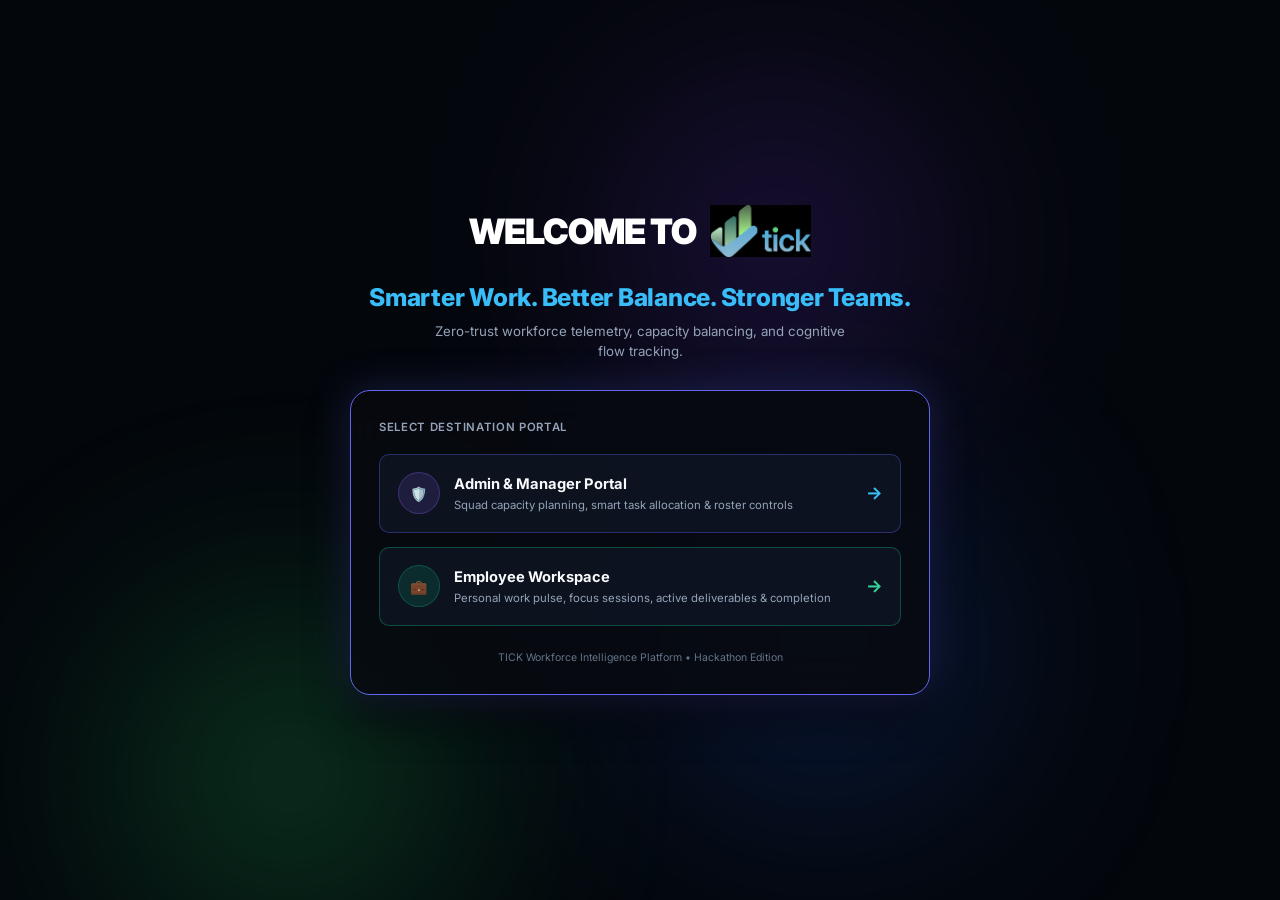
<file: index.html>
<!DOCTYPE html>
<html lang="en">
<head>
  <meta charset="UTF-8" />
  <meta http-equiv="refresh" content="0; url=frontend/" />
  <title>TICK — Work smarter. Distribute better.</title>
  <link rel="icon" type="image/x-icon" href="favicon.ico" />
  <script>
    window.location.replace("frontend/");
  </script>
</head>
<body style="font-family: -apple-system, BlinkMacSystemFont, 'Segoe UI', Roboto, sans-serif; background-color: #F9FAFB; display: flex; align-items: center; justify-content: center; height: 100vh; margin: 0; color: #374151;">
  <div style="text-align: center;">
    <h2 style="font-size: 1.25rem; font-weight: 600; margin-bottom: 0.5rem;">Launching TICK...</h2>
    <p style="font-size: 0.875rem; color: #6B7280;">If you are not redirected automatically, <a href="frontend/" style="color: #2563EB; text-decoration: none; font-weight: 500;">click here to enter TICK</a>.</p>
  </div>
</body>
</html>
</file>
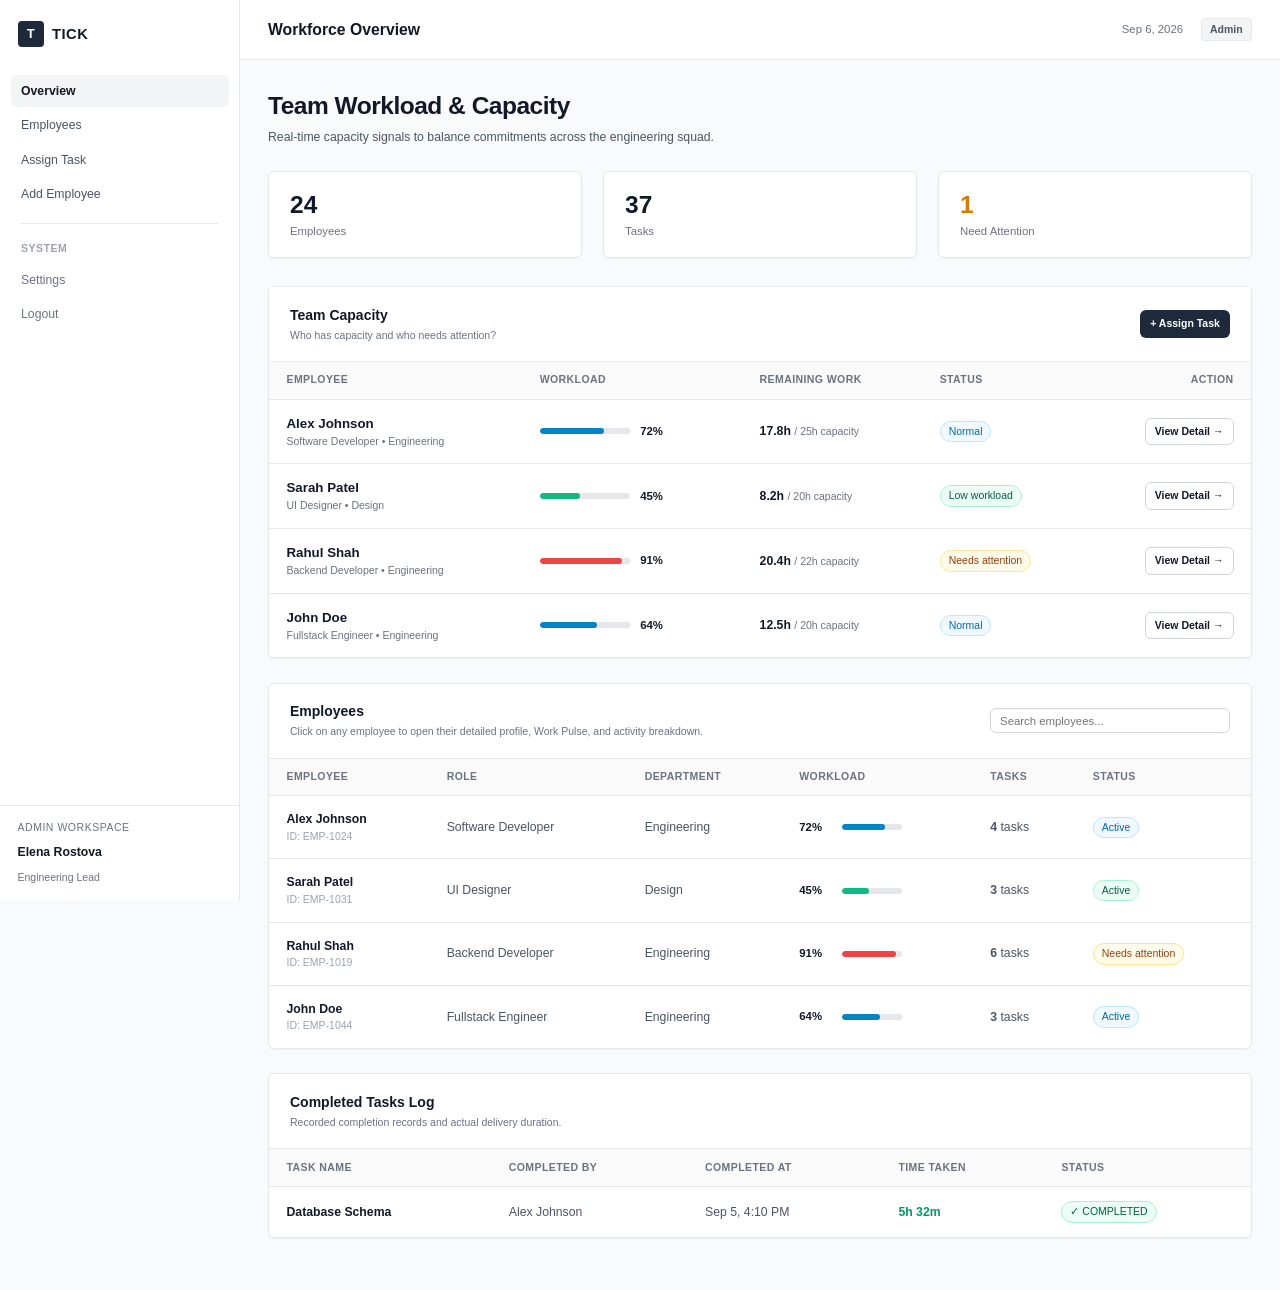
<file: dashboard-manager/index.html>
<!DOCTYPE html>
<html lang="en">
<head>
  <meta charset="UTF-8" />
  <meta name="viewport" content="width=device-width, initial-scale=1.0" />
  <title>Workforce Overview — TICK</title>
  <link rel="stylesheet" href="css/style.css" />
</head>
<body>
  <div class="app-container">
    
    <!-- ====================================================================
         ADMIN SIDEBAR
         ==================================================================== -->
    <aside class="sidebar">
      <div class="sidebar-header">
        <div class="brand-mark">T</div>
        <span class="brand-title">TICK</span>
      </div>

      <nav class="sidebar-nav">
        <a href="index.html" class="nav-link active">
          <span>Overview</span>
        </a>
        <a href="#employeesSection" class="nav-link" id="navEmployeesLink">
          <span>Employees</span>
        </a>
        <a href="assign-task.html" class="nav-link">
          <span>Assign Task</span>
        </a>
        <a href="add-employee.html" class="nav-link">
          <span>Add Employee</span>
        </a>

        <div class="nav-divider"></div>

        <div style="padding: 0.35rem 0.75rem; font-size: 0.75rem; color: #9CA3AF; text-transform: uppercase; font-weight: 600; letter-spacing: 0.05em;">
          System
        </div>
        <a href="#" class="nav-link" style="color: #6B7280;">
          <span>Settings</span>
        </a>
        <a href="../index.html" class="nav-link" style="color: #6B7280;">
          <span>Logout</span>
        </a>
      </nav>

      <div class="sidebar-footer">
        <div class="user-meta-role">Admin Workspace</div>
        <div class="user-meta-name">Elena Rostova</div>
        <div style="font-size: 0.75rem; color: #6B7280; margin-top: 2px;">Engineering Lead</div>
      </div>
    </aside>

    <!-- ====================================================================
         MAIN CONTENT AREA
         ==================================================================== -->
    <main class="main-content">
      
      <!-- Top Header -->
      <header class="top-header">
        <div class="header-title">Workforce Overview</div>
        <div class="header-right">
          <span class="header-date">Sep 6, 2026</span>
          <span class="header-badge">Admin</span>
        </div>
      </header>

      <div class="page-body">
        
        <!-- Page Header -->
        <div class="page-header-block">
          <h1 class="page-headline">Team Workload & Capacity</h1>
          <p class="page-subheadline">Real-time capacity signals to balance commitments across the engineering squad.</p>
        </div>

        <!-- Small Summary Metrics (Section 15: 24 Employees, 38 Tasks, 3 Need Attention) -->
        <div class="metrics-row">
          <div class="metric-box">
            <div class="metric-number" id="statTotalEmployees">24</div>
            <div class="metric-label">Employees</div>
          </div>
          <div class="metric-box">
            <div class="metric-number" id="statTotalTasks">38</div>
            <div class="metric-label">Tasks</div>
          </div>
          <div class="metric-box">
            <div class="metric-number" style="color: #D97706;" id="statNeedAttention">3</div>
            <div class="metric-label">Need Attention</div>
          </div>
        </div>

        <!-- Main Section: TEAM CAPACITY (Section 15) -->
        <section class="content-card">
          <div class="card-header-bar">
            <div>
              <h2 class="card-heading">Team Capacity</h2>
              <p class="card-subheading">Who has capacity and who needs attention?</p>
            </div>
            <a href="assign-task.html" class="btn btn-primary btn-sm">
              + Assign Task
            </a>
          </div>

          <div class="table-wrap">
            <table class="clean-table">
              <thead>
                <tr>
                  <th>Employee</th>
                  <th>Workload</th>
                  <th>Remaining Work</th>
                  <th>Status</th>
                  <th style="text-align: right;">Action</th>
                </tr>
              </thead>
              <tbody id="teamCapacityTableBody">
                <!-- Populated via JS -->
              </tbody>
            </table>
          </div>
        </section>

        <!-- EMPLOYEES ROSTER SECTION (Section 16) -->
        <section class="content-card" id="employeesSection">
          <div class="card-header-bar">
            <div>
              <h2 class="card-heading">Employees</h2>
              <p class="card-subheading">Click on any employee to open their detailed profile, Work Pulse, and activity breakdown.</p>
            </div>
            <div style="width: 240px;">
              <input type="text" class="form-input" id="employeeSearchInput" placeholder="Search employees..." style="padding: 0.4rem 0.65rem; font-size: 0.8125rem;" />
            </div>
          </div>

          <div class="table-wrap">
            <table class="clean-table">
              <thead>
                <tr>
                  <th>Employee</th>
                  <th>Role</th>
                  <th>Department</th>
                  <th>Workload</th>
                  <th>Tasks</th>
                  <th>Status</th>
                </tr>
              </thead>
              <tbody id="employeesRosterTableBody">
                <!-- Populated via JS -->
              </tbody>
            </table>
          </div>
        </section>

        <!-- RECENT COMPLETED TASKS (Shows completed task with recorded time taken) -->
        <section class="content-card">
          <div class="card-header-bar">
            <div>
              <h2 class="card-heading">Completed Tasks Log</h2>
              <p class="card-subheading">Recorded completion records and actual delivery duration.</p>
            </div>
          </div>

          <div class="table-wrap">
            <table class="clean-table">
              <thead>
                <tr>
                  <th>Task Name</th>
                  <th>Completed By</th>
                  <th>Completed At</th>
                  <th>Time Taken</th>
                  <th>Status</th>
                </tr>
              </thead>
              <tbody id="completedTasksTableBody">
                <!-- Populated via JS -->
              </tbody>
            </table>
          </div>
        </section>

      </div>
    </main>
  </div>

  <script src="js/app.js"></script>
  <script src="js/dashboard.js"></script>
</body>
</html>
</file>
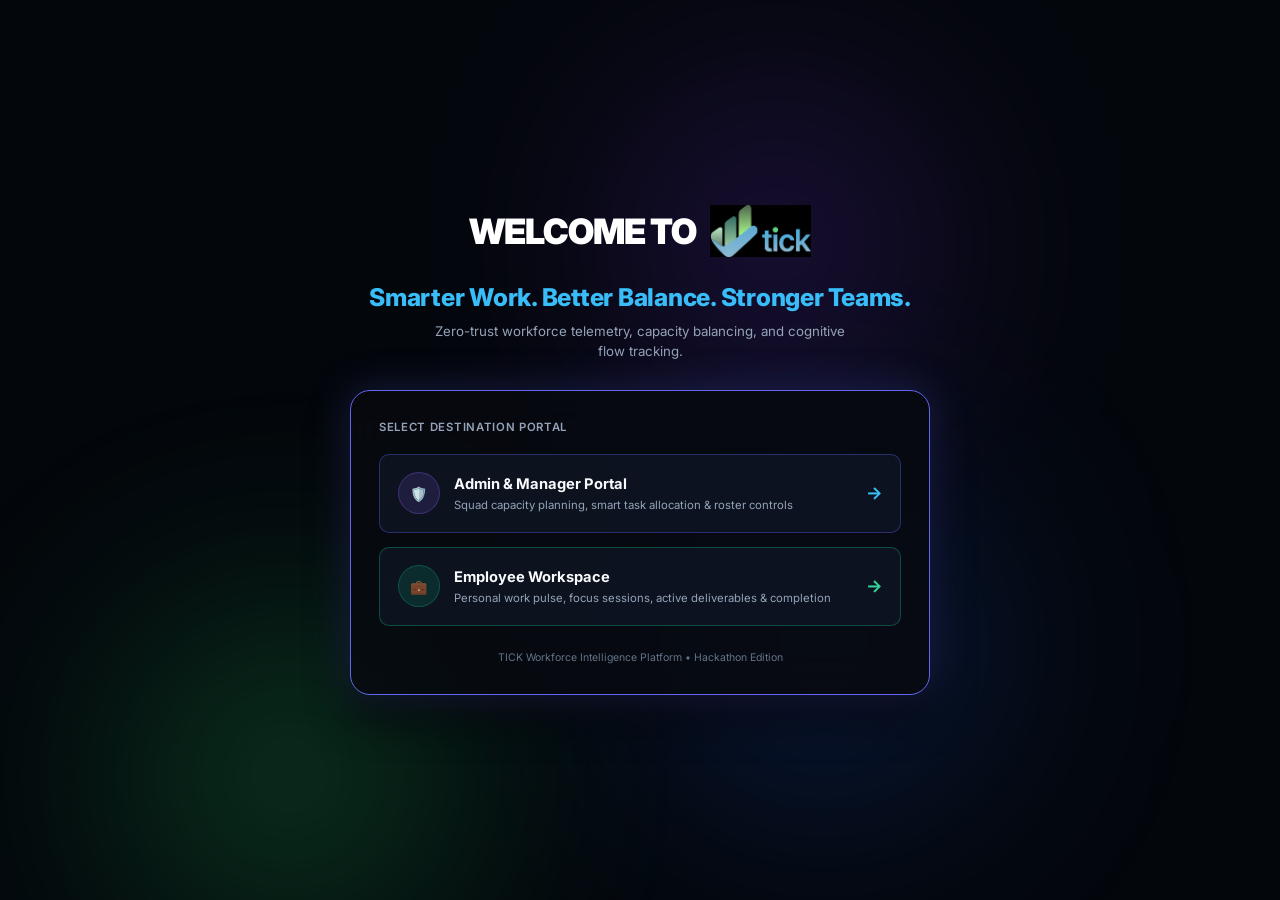
<file: frontend/index.html>
<!DOCTYPE html>
<html lang="en">
<head>
  <meta charset="UTF-8" />
  <meta name="viewport" content="width=device-width, initial-scale=1.0" />
  <title>TICK — Workforce Intelligence Platform</title>
  <link rel="icon" type="image/x-icon" href="dashboard-manager/assets/icon/images/logo.png" />
  <link rel="stylesheet" href="dashboard-manager/css/style.css" />
</head>
<body style="background-color: #03060B; min-height: 100vh; display: flex; align-items: center; justify-content: center;">
  <main class="auth-page-wrapper" style="padding: 2rem 1rem;">
    <!-- Ambient Diffuse Glow Orbs -->
    <div class="ambient-orb orb-green"></div>
    <div class="ambient-orb orb-purple"></div>
    <div class="ambient-orb orb-blue"></div>

    <div style="width: 100%; max-width: 580px; position: relative; z-index: 10; text-align: center;">
      
      <!-- Brand Header -->
      <div style="margin-bottom: 2rem;">
        <div style="display: flex; align-items: center; justify-content: center; gap: 1rem; margin-bottom: 1.5rem;">
          <h2 style="font-size: 2.5rem; font-weight: 900; color: #FFFFFF; letter-spacing: -0.03em;">WELCOME TO</h2>
          <img src="dashboard-manager/assets/icon/images/logo.png" alt="TICK" style="height: 52px; width: auto; object-fit: contain;" />
        </div>

        <h1 style="font-size: 1.75rem; font-weight: 800; color: #38BDF8; letter-spacing: -0.01em; margin-bottom: 0.5rem;">
          Smarter Work. Better Balance. Stronger Teams.
        </h1>
        
        <p style="font-size: 0.95rem; color: #94A3B8; max-width: 440px; margin: 0 auto;">
          Zero-trust workforce telemetry, capacity balancing, and cognitive flow tracking.
        </p>
      </div>

      <!-- Portal Choice Card -->
      <div class="auth-card" style="max-width: 100%; text-align: left; padding: 2rem;">
        <p style="font-size: 0.8125rem; color: #94A3B8; font-weight: 600; text-transform: uppercase; letter-spacing: 0.06em; margin-bottom: 1.25rem;">
          Select Destination Portal
        </p>

        <div style="display: flex; flex-direction: column; gap: 1rem;">
          <!-- Admin Portal Choice -->
          <a href="dashboard-manager/login.html" class="task-log-item" style="padding: 1.25rem; border-color: rgba(99, 102, 241, 0.35); background: rgba(17, 24, 39, 0.7); cursor: pointer; text-decoration: none;">
            <div style="display: flex; align-items: center; gap: 1rem;">
              <div class="avatar-initials purple" style="width: 42px; height: 42px; font-size: 1rem;">
                🛡️
              </div>
              <div>
                <div style="font-size: 1.05rem; font-weight: 700; color: #F8FAFC;">Admin &amp; Manager Portal</div>
                <div style="font-size: 0.8125rem; color: #94A3B8; margin-top: 2px;">Squad capacity planning, smart task allocation &amp; roster controls</div>
              </div>
            </div>
            <span style="color: #38BDF8; font-size: 1.25rem; font-weight: 700;">&rarr;</span>
          </a>

          <!-- Employee Portal Choice -->
          <a href="dashboard-employees/login.html" class="task-log-item" style="padding: 1.25rem; border-color: rgba(16, 185, 129, 0.35); background: rgba(17, 24, 39, 0.7); cursor: pointer; text-decoration: none;">
            <div style="display: flex; align-items: center; gap: 1rem;">
              <div class="avatar-initials emerald" style="width: 42px; height: 42px; font-size: 1rem;">
                💼
              </div>
              <div>
                <div style="font-size: 1.05rem; font-weight: 700; color: #F8FAFC;">Employee Workspace</div>
                <div style="font-size: 0.8125rem; color: #94A3B8; margin-top: 2px;">Personal work pulse, focus sessions, active deliverables &amp; completion</div>
              </div>
            </div>
            <span style="color: #34D399; font-size: 1.25rem; font-weight: 700;">&rarr;</span>
          </a>
        </div>

        <div style="margin-top: 1.75rem; text-align: center; font-size: 0.75rem; color: #64748B;">
          TICK Workforce Intelligence Platform &bull; Hackathon Edition
        </div>
      </div>

    </div>
  </main>
</body>
</html>
</file>
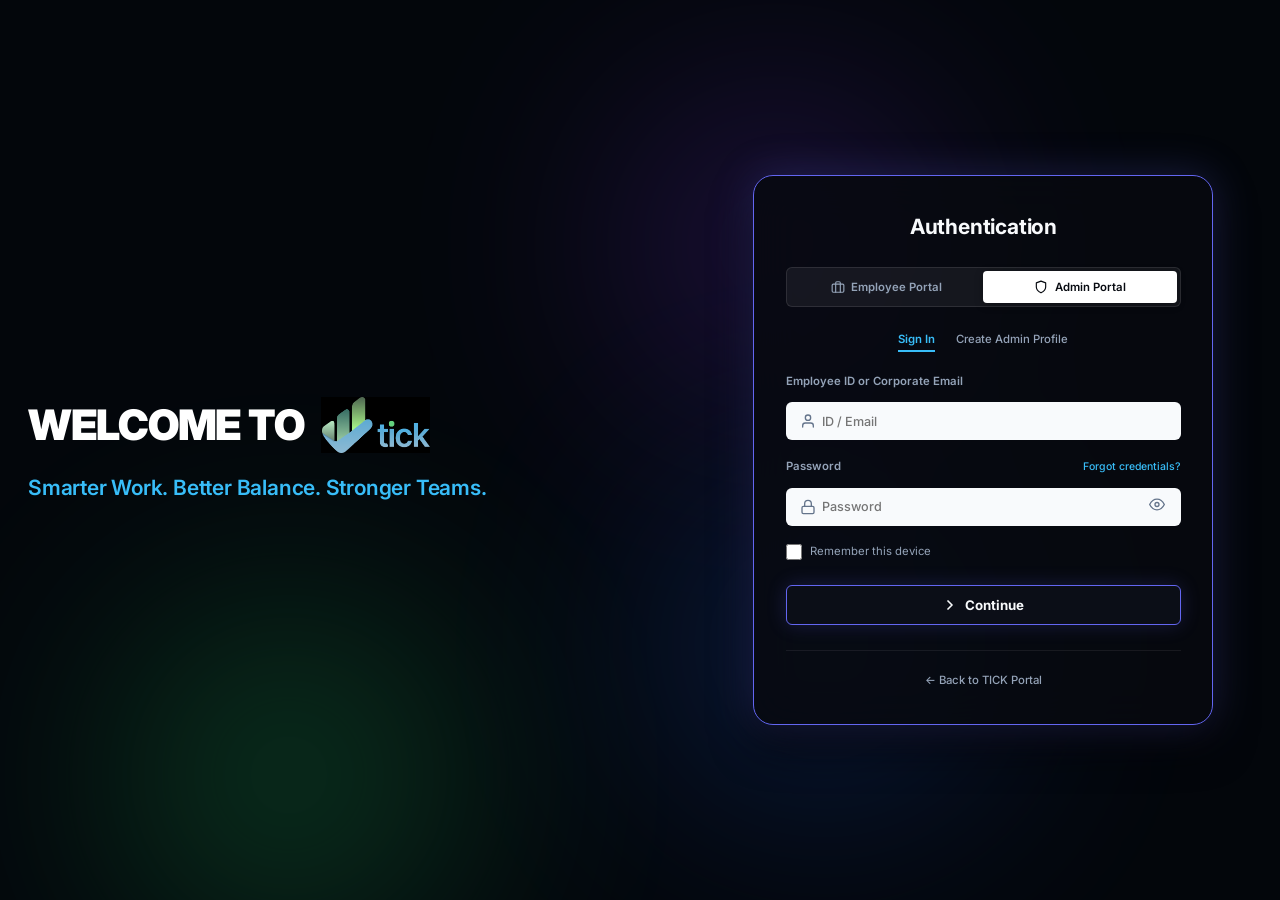
<file: frontend/dashboard-manager/index.html>
<!DOCTYPE html>
<html lang="en">
<head>
  <meta charset="UTF-8" />
  <meta name="viewport" content="width=device-width, initial-scale=1.0" />
  <title>Workforce Overview — TICK</title>
  <link rel="icon" type="image/x-icon" href="assets/icon/images/logo.png" />
  <link rel="stylesheet" href="css/style.css" />
</head>
<body>
  <div class="app-container">
    
    <!-- ====================================================================
         ADMIN ASIDE: FIXED LEFT SIDEBAR (Figma 171:154)
         ==================================================================== -->
    <aside class="sidebar">
      <div>
        <div class="sidebar-header">
          <a href="index.html" class="brand-wrapper">
            <img src="assets/icon/images/logo.png" alt="TICK" class="brand-logo-img" />
          </a>
        </div>

        <nav class="sidebar-nav">
          <a href="index.html" class="nav-link active">
            <span class="nav-icon">
              <svg width="16" height="16" viewBox="0 0 24 24" fill="none" stroke="currentColor" stroke-width="2" stroke-linecap="round" stroke-linejoin="round">
                <rect x="3" y="3" width="7" height="7"></rect>
                <rect x="14" y="3" width="7" height="7"></rect>
                <rect x="14" y="14" width="7" height="7"></rect>
                <rect x="3" y="14" width="7" height="7"></rect>
              </svg>
            </span>
            <span>Overview</span>
          </a>

          <a href="#employeesSection" class="nav-link" id="navEmployeesLink">
            <span class="nav-icon">
              <svg width="16" height="16" viewBox="0 0 24 24" fill="none" stroke="currentColor" stroke-width="2" stroke-linecap="round" stroke-linejoin="round">
                <path d="M17 21v-2a4 4 0 0 0-4-4H5a4 4 0 0 0-4 4v2"></path>
                <circle cx="9" cy="7" r="4"></circle>
                <path d="M23 21v-2a4 4 0 0 0-3-3.87"></path>
                <path d="M16 3.13a4 4 0 0 1 0 7.75"></path>
              </svg>
            </span>
            <span>Employee</span>
          </a>

          <a href="assign-task.html" class="nav-link">
            <span class="nav-icon">
              <svg width="16" height="16" viewBox="0 0 24 24" fill="none" stroke="currentColor" stroke-width="2" stroke-linecap="round" stroke-linejoin="round">
                <polyline points="9 11 12 14 22 4"></polyline>
                <path d="M21 12v7a2 2 0 0 1-2 2H5a2 2 0 0 1-2-2V5a2 2 0 0 1 2-2h11"></path>
              </svg>
            </span>
            <span>Assign task</span>
          </a>

          <a href="add-employee.html" class="nav-link">
            <span class="nav-icon">
              <svg width="16" height="16" viewBox="0 0 24 24" fill="none" stroke="currentColor" stroke-width="2" stroke-linecap="round" stroke-linejoin="round">
                <path d="M16 21v-2a4 4 0 0 0-4-4H5a4 4 0 0 0-4 4v2"></path>
                <circle cx="9" cy="7" r="4"></circle>
                <line x1="20" y1="8" x2="20" y2="14"></line>
                <line x1="23" y1="11" x2="17" y2="11"></line>
              </svg>
            </span>
            <span>Add employee</span>
          </a>

          <div class="nav-divider"></div>

          <a href="#settings" class="nav-link" style="color: var(--text-muted);">
            <span class="nav-icon">
              <svg width="16" height="16" viewBox="0 0 24 24" fill="none" stroke="currentColor" stroke-width="2" stroke-linecap="round" stroke-linejoin="round">
                <circle cx="12" cy="12" r="3"></circle>
                <path d="M19.4 15a1.65 1.65 0 0 0 .33 1.82l.06.06a2 2 0 0 1 0 2.83 2 2 0 0 1-2.83 0l-.06-.06a1.65 1.65 0 0 0-1.82-.33 1.65 1.65 0 0 0-1 1.51V21a2 2 0 0 1-2 2 2 2 0 0 1-2-2v-.09A1.65 1.65 0 0 0 9 19.4a1.65 1.65 0 0 0-1.82.33l-.06.06a2 2 0 0 1-2.83 0 2 2 0 0 1 0-2.83l.06-.06a1.65 1.65 0 0 0 .33-1.82 1.65 1.65 0 0 0-1.51-1H3a2 2 0 0 1-2-2 2 2 0 0 1 2-2h.09A1.65 1.65 0 0 0 4.6 9a1.65 1.65 0 0 0-.33-1.82l-.06-.06a2 2 0 0 1 0-2.83 2 2 0 0 1 2.83 0l.06.06a1.65 1.65 0 0 0 1.82.33H9a1.65 1.65 0 0 0 1-1.51V3a2 2 0 0 1 2-2 2 2 0 0 1 2 2v.09a1.65 1.65 0 0 0 1 1.51 1.65 1.65 0 0 0 1.82-.33l.06-.06a2 2 0 0 1 2.83 0 2 2 0 0 1 0 2.83l-.06.06a1.65 1.65 0 0 0-.33 1.82V9a1.65 1.65 0 0 0 1.51 1H21a2 2 0 0 1 2 2 2 2 0 0 1-2 2h-.09a1.65 1.65 0 0 0-1.51 1z"></path>
              </svg>
            </span>
            <span>Settings</span>
          </a>

          <a href="login.html" class="nav-link" id="logoutLink" style="color: var(--text-muted);">
            <span class="nav-icon">
              <svg width="16" height="16" viewBox="0 0 24 24" fill="none" stroke="currentColor" stroke-width="2" stroke-linecap="round" stroke-linejoin="round">
                <path d="M9 21H5a2 2 0 0 1-2-2V5a2 2 0 0 1 2-2h4"></path>
                <polyline points="16 17 21 12 16 7"></polyline>
                <line x1="21" y1="12" x2="9" y2="12"></line>
              </svg>
            </span>
            <span>Log out</span>
          </a>
        </nav>
      </div>

      <!-- Bottom Profile Card (Figma 171:216) -->
      <div class="sidebar-footer">
        <div class="user-meta-role" id="adminSidebarRole">Admin Workspace</div>
        <div class="user-meta-detail">
          <div class="user-avatar-circle">
            <svg width="16" height="16" viewBox="0 0 24 24" fill="none" stroke="currentColor" stroke-width="2" stroke-linecap="round" stroke-linejoin="round">
              <path d="M20 21v-2a4 4 0 0 0-4-4H8a4 4 0 0 0-4 4v2"></path>
              <circle cx="12" cy="7" r="4"></circle>
            </svg>
          </div>
          <div>
            <div class="user-meta-name" id="adminSidebarName">Vedant Raj</div>
            <div style="font-size: 0.75rem; color: var(--text-muted); margin-top: 1px;" id="adminSidebarMeta">Engineering Lead</div>
          </div>
        </div>
      </div>
    </aside>

    <!-- ====================================================================
         MAIN DASHBOARD VIEWPORT (Figma 171:228)
         ==================================================================== -->
    <main class="main-content">
      
      <!-- Top Navigation & Breadcrumb Bar (Figma 171:229) -->
      <header class="top-header">
        <div class="breadcrumb-nav">
          <span>Dashboard</span>
          <span class="breadcrumb-separator">/</span>
          <span class="breadcrumb-active">Workforce Overview</span>
        </div>

        <div class="header-right">
          <!-- Live Telemetry Badge -->
          <div class="live-telemetry-badge" title="Live Telemetry Ingestion Pipeline Active">
            <span class="pulse-dot"></span>
            <span>Live Telemetry</span>
          </div>

          <!-- Date Badge -->
          <span class="header-date" id="topHeaderDate"></span>

          <!-- Role Pill -->
          <span class="header-badge" id="topHeaderBadge">Admin</span>

          <!-- Quick Action -->
          <a href="assign-task.html" class="btn btn-primary btn-sm">
            <span>+</span> Assign Task
          </a>
        </div>
      </header>

      <div class="page-body">
        
        <!-- Page Primary Headline (Figma 171:248) -->
        <div class="page-header-block">
          <div>
            <h1 class="page-headline">Team work load and capacity</h1>
            <p class="page-subheadline">Real-time capacity signals and telemetry-backed load balancing.</p>
          </div>
          <div class="page-headline-badge">
            Engineering Squad &bull; 5 Active Pods
          </div>
        </div>

        <!-- Metric Highlight Boxes: Linear Progress Bars (Figma 171:252) -->
        <div class="metrics-row">
          
          <!-- Metric 1: Total Employees -->
          <div class="metric-box">
            <div>
              <div class="metric-label">Total Employees</div>
              <div class="metric-number" id="statTotalEmployees">0</div>
            </div>
            <div class="metric-progression">
              <div class="progression-meta">
                <span>Squad Allocation</span>
                <span class="progression-meta-val">96% (24 / 25)</span>
              </div>
              <div class="progression-track">
                <div class="progression-fill cyan-mint" style="width: 96%;"></div>
              </div>
            </div>
          </div>

          <!-- Metric 2: Total Tasks / Sessions -->
          <div class="metric-box">
            <div>
              <div class="metric-label">Total Active Tasks</div>
              <div class="metric-number" id="statTotalSessions">0</div>
            </div>
            <div class="metric-progression">
              <div class="progression-meta">
                <span>Sprint Velocity Pace</span>
                <span class="progression-meta-val">78% Completion</span>
              </div>
              <div class="progression-track">
                <div class="progression-fill blue-cyan" style="width: 78%;"></div>
              </div>
            </div>
          </div>

          <!-- Metric 3: Need Attention -->
          <div class="metric-box">
            <div>
              <div class="metric-label" style="color: #F59E0B;">Need Attention</div>
              <div class="metric-number" style="color: #F59E0B;" id="statNeedAttention">0</div>
            </div>
            <div class="metric-progression">
              <div class="progression-meta">
                <span>Risk Threshold</span>
                <span class="progression-meta-val" style="color: #EF4444;">12.5% Squad Risk</span>
              </div>
              <div class="progression-track">
                <div class="progression-fill amber-coral" style="width: 28%;"></div>
              </div>
            </div>
          </div>

        </div>

        <!-- Main Section: TEAM CAPACITY (Figma 171:152) -->
        <section class="content-card">
          <div class="card-header-bar">
            <div class="card-heading-group">
              <h2 class="card-heading">Team Capacity</h2>
              <span class="engineers-badge">5 Active Engineers</span>
            </div>
            
            <div style="display: flex; align-items: center; gap: 0.75rem;">
              <div style="position: relative; width: 220px;">
                <input type="text" class="form-input" id="employeeSearchInput" placeholder="Filter squad member..." style="padding: 0.45rem 0.75rem 0.45rem 2rem; font-size: 0.8125rem;" />
                <svg width="14" height="14" viewBox="0 0 24 24" fill="none" stroke="#64748B" stroke-width="2" stroke-linecap="round" stroke-linejoin="round" style="position: absolute; left: 10px; top: 50%; transform: translateY(-50%);">
                  <circle cx="11" cy="11" r="8"></circle>
                  <line x1="21" y1="21" x2="16.65" y2="16.65"></line>
                </svg>
              </div>

              <div class="table-filter-group">
                <button type="button" class="table-filter-btn active">All</button>
                <button type="button" class="table-filter-btn">Overloaded</button>
                <button type="button" class="table-filter-btn">Optimal</button>
              </div>
            </div>
          </div>

          <div class="table-wrap">
            <table class="clean-table">
              <thead>
                <tr>
                  <th>Employee</th>
                  <th>Role / Pod</th>
                  <th>Workload (Linear)</th>
                  <th>Remaining Work</th>
                  <th>Status</th>
                  <th style="text-align: right;">Action</th>
                </tr>
              </thead>
              <tbody id="teamCapacityTableBody">
                <!-- Populated dynamically via JS -->
              </tbody>
            </table>
          </div>

          <div class="card-table-footer">
            <span>Showing squad engineers across all branches</span>
            <a href="#employeesSection">View all roster profiles &rarr;</a>
          </div>
        </section>

        <!-- EMPLOYEES ROSTER SECTION -->
        <section class="content-card" id="employeesSection">
          <div class="card-header-bar">
            <div>
              <h2 class="card-heading">Organization Roster</h2>
              <p class="card-subheading">Comprehensive staff overview and individual work pulses.</p>
            </div>
          </div>

          <div class="table-wrap">
            <table class="clean-table">
              <thead>
                <tr>
                  <th>Employee</th>
                  <th>Role</th>
                  <th>Department</th>
                  <th>Workload</th>
                  <th>Sessions</th>
                  <th>Status</th>
                  <th style="text-align: right;">Action</th>
                </tr>
              </thead>
              <tbody id="employeesRosterTableBody">
                <!-- Populated dynamically via JS -->
              </tbody>
            </table>
          </div>
        </section>

        <!-- BOTTOM GRID ROW (Figma 171:152) -->
        <div class="bottom-grid-row">
          
          <!-- WORKLOAD DISTRIBUTION & HEALTH -->
          <section class="content-card">
            <div class="card-header-bar">
              <div>
                <h2 class="card-heading">Workload Distribution &amp; Health</h2>
                <p class="card-subheading">Total active contributors capacity allocation</p>
              </div>
              <span class="status-pill low">92% Health Index</span>
            </div>

            <div class="card-body-block">
              <div class="health-bar-container">
                <div class="health-bar-track">
                  <div class="health-bar-segment cyan" style="width: 75%;" title="75% Balanced"></div>
                  <div class="health-bar-segment coral" style="width: 12.5%;" title="12.5% Overloaded"></div>
                  <div class="health-bar-segment mint" style="width: 12.5%;" title="12.5% Available"></div>
                </div>

                <div class="health-legend">
                  <div class="health-legend-item">
                    <span class="health-legend-dot" style="background-color: #06B6D4;"></span>
                    <span>18 Balanced (75%)</span>
                  </div>
                  <div class="health-legend-item">
                    <span class="health-legend-dot" style="background-color: #EF4444;"></span>
                    <span>3 Overloaded (12.5%)</span>
                  </div>
                  <div class="health-legend-item">
                    <span class="health-legend-dot" style="background-color: #10B981;"></span>
                    <span>3 Available (12.5%)</span>
                  </div>
                </div>
              </div>

              <div class="recommendation-action-banner">
                <div class="recommendation-action-text">
                  <span class="recommendation-action-label">Recommended action:</span>
                  Shift 2 PR reviews from Alex Johnson to Marcus Vance
                </div>
                <a href="assign-task.html" class="btn btn-secondary btn-sm" style="font-size: 0.75rem; padding: 4px 10px;">
                  Apply
                </a>
              </div>
            </div>
          </section>

          <!-- RECENTLY COMPLETED TASKS LOG -->
          <section class="content-card">
            <div class="card-header-bar">
              <div>
                <h2 class="card-heading">Recently Completed Tasks Log</h2>
                <p class="card-subheading">Verified completion records and delivery telemetry.</p>
              </div>
              <span style="font-size: 0.75rem; color: var(--text-muted);">Last 12 hours</span>
            </div>

            <div class="table-wrap">
              <table class="clean-table">
                <thead>
                  <tr>
                    <th>Task Name</th>
                    <th>Completed By</th>
                    <th>Completed At</th>
                    <th>Time Taken</th>
                    <th>Status</th>
                  </tr>
                </thead>
                <tbody id="completedTasksTableBody">
                  <!-- Populated dynamically via JS -->
                </tbody>
              </table>
            </div>

            <div class="card-table-footer">
              <span style="display: flex; align-items: center; gap: 0.4rem; color: var(--text-muted); font-size: 0.75rem;">
                <svg width="12" height="12" viewBox="0 0 24 24" fill="none" stroke="#10B981" stroke-width="2" stroke-linecap="round" stroke-linejoin="round">
                  <path d="M22 11.08V12a10 10 0 1 1-5.93-9.14"></path>
                  <polyline points="22 4 12 14.01 9 11.01"></polyline>
                </svg>
                Synchronized with Tick Core Pipeline
              </span>
              <span style="color: #34D399; font-family: var(--font-mono); font-size: 0.75rem;">All 38 build steps green</span>
            </div>
          </section>

        </div>

      </div>
    </main>
  </div>

  <!-- Delete Employee Account Confirmation Modal (Dark Obsidian) -->
  <div class="modal-backdrop" id="deleteConfirmModal">
    <div class="modal-dialog" style="max-width: 480px;">
      <div class="modal-header" style="border-bottom-color: rgba(239, 68, 68, 0.25); background: rgba(239, 68, 68, 0.08);">
        <div class="modal-title" style="color: #F87171; display: flex; align-items: center; gap: 0.5rem;">
          <span>&#9888;</span> Confirm Permanent Deletion
        </div>
        <button type="button" class="modal-close" id="closeDeleteModalBtn">&times;</button>
      </div>
      <div class="modal-body">
        <p style="font-size: 0.95rem; color: var(--text-primary); margin-bottom: 0.85rem;">
          Are you sure you want to permanently delete <strong id="deleteModalEmpName" style="color: #38BDF8;">this employee</strong>'s account?
        </p>
        <div style="background: rgba(245, 158, 11, 0.08); border: 1px solid rgba(245, 158, 11, 0.25); border-radius: var(--radius-sm); padding: 0.85rem; color: #FBBF24; font-size: 0.8125rem; line-height: 1.5;">
          <strong>Warning: This action is irreversible.</strong> All recorded activity telemetry, work sessions, task history, and credentials will be permanently removed.
        </div>
      </div>
      <div class="modal-footer">
        <button type="button" class="btn btn-secondary btn-sm" id="cancelDeleteBtn">Cancel</button>
        <button type="button" class="btn btn-danger btn-sm" id="confirmDeleteBtn">Yes, Delete Account Permanently</button>
      </div>
    </div>
  </div>

  <!-- Scripts -->
  <script src="js/sidebar.js"></script>
  <script src="js/dashboard.js"></script>
</body>
</html>
</file>
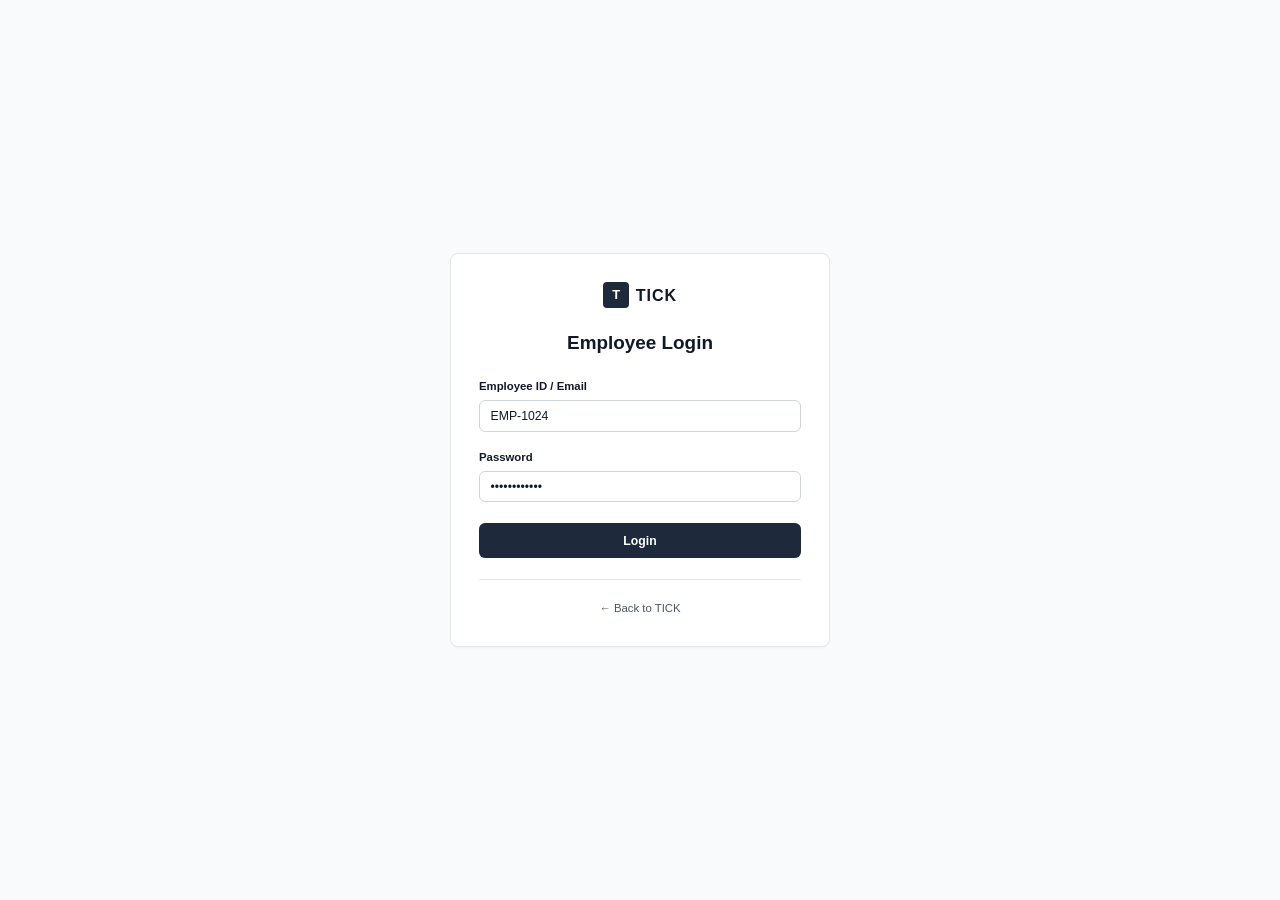
<file: dashboard-employees/login.html>
<!DOCTYPE html>
<html lang="en">
<head>
  <meta charset="UTF-8" />
  <meta name="viewport" content="width=device-width, initial-scale=1.0" />
  <title>Employee Login — TICK</title>
  <link rel="stylesheet" href="css/style.css" />
</head>
<body style="background-color: #F9FAFB;">
  <main class="welcome-container">
    <div class="auth-box">
      <!-- Minimalist Brand Header -->
      <div style="display: flex; align-items: center; justify-content: center; gap: 0.5rem; margin-bottom: 1.5rem;">
        <div class="brand-mark">T</div>
        <span class="brand-title" style="font-size: 1.15rem; letter-spacing: 0.06em;">TICK</span>
      </div>

      <h1 style="font-size: 1.35rem; font-weight: 700; color: #111827; text-align: center; margin-bottom: 1.5rem;">
        Employee Login
      </h1>

      <form id="employeeLoginForm">
        <div class="form-group">
          <label class="form-label" for="employeeIdInput">Employee ID / Email</label>
          <input type="text" class="form-input" id="employeeIdInput" value="EMP-1024" placeholder="EMP-1024 or alex@example.com" required />
        </div>

        <div class="form-group">
          <label class="form-label" for="employeePassword">Password</label>
          <input type="password" class="form-input" id="employeePassword" value="••••••••••••" required />
        </div>

        <div style="margin-top: 1.5rem;">
          <button type="submit" class="btn btn-primary" style="width: 100%; padding: 0.65rem;">
            Login
          </button>
        </div>
      </form>

      <div style="text-align: center; margin-top: 1.5rem; padding-top: 1.25rem; border-top: 1px solid #E5E7EB;">
        <a href="../index.html" style="font-size: 0.8125rem; color: #4B5563; font-weight: 500; display: inline-flex; align-items: center; gap: 4px;">
          ← Back to TICK
        </a>
      </div>
    </div>
  </main>

  <script src="js/app.js"></script>
  <script src="js/login.js"></script>
</body>
</html>
</file>
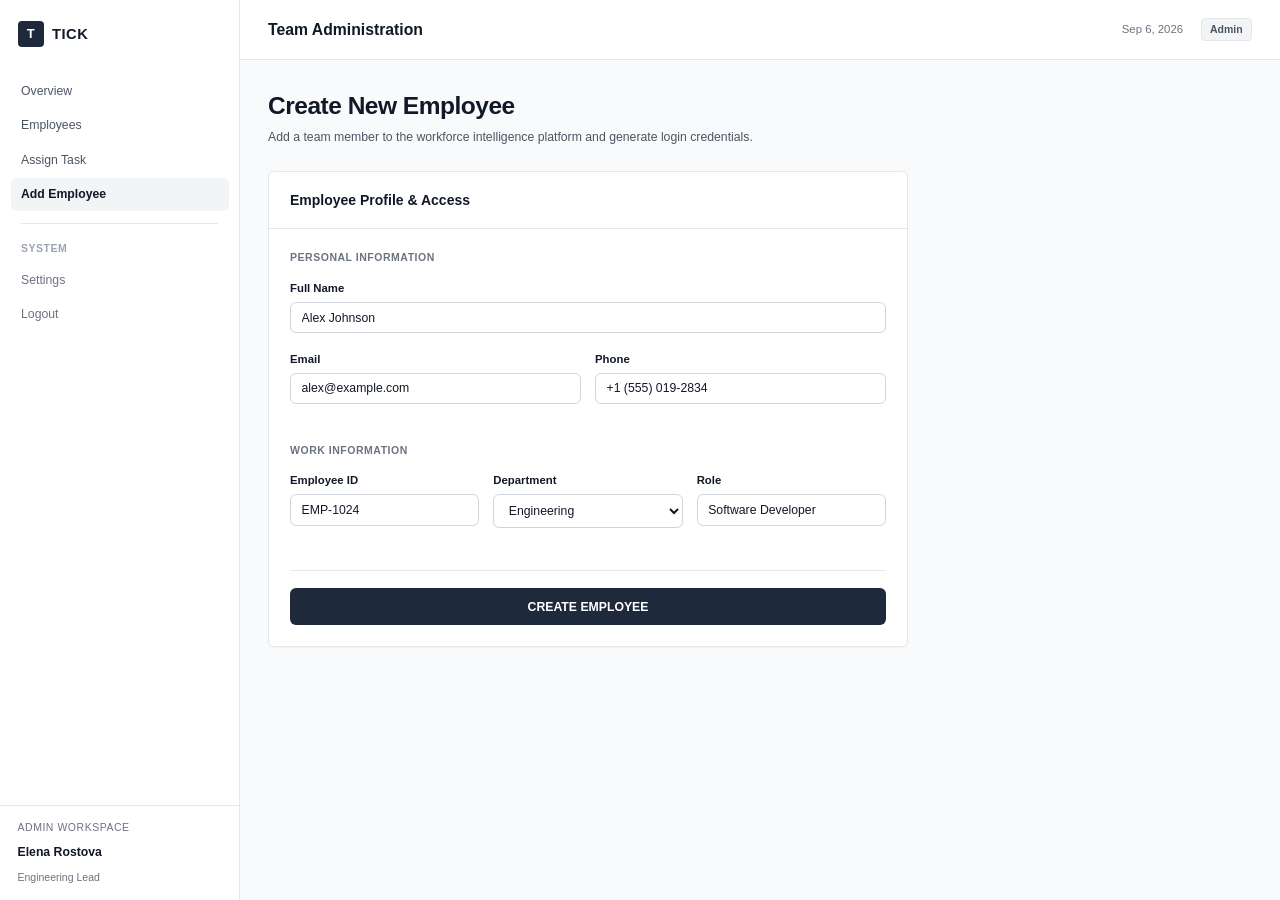
<file: dashboard-manager/add-employee.html>
<!DOCTYPE html>
<html lang="en">
<head>
  <meta charset="UTF-8" />
  <meta name="viewport" content="width=device-width, initial-scale=1.0" />
  <title>Add Employee — TICK</title>
  <link rel="stylesheet" href="css/style.css" />
</head>
<body>
  <div class="app-container">
    
    <!-- Sidebar -->
    <aside class="sidebar">
      <div class="sidebar-header">
        <div class="brand-mark">T</div>
        <span class="brand-title">TICK</span>
      </div>

      <nav class="sidebar-nav">
        <a href="index.html" class="nav-link">
          <span>Overview</span>
        </a>
        <a href="index.html#employeesSection" class="nav-link">
          <span>Employees</span>
        </a>
        <a href="assign-task.html" class="nav-link">
          <span>Assign Task</span>
        </a>
        <a href="add-employee.html" class="nav-link active">
          <span>Add Employee</span>
        </a>

        <div class="nav-divider"></div>

        <div style="padding: 0.35rem 0.75rem; font-size: 0.75rem; color: #9CA3AF; text-transform: uppercase; font-weight: 600; letter-spacing: 0.05em;">
          System
        </div>
        <a href="#" class="nav-link" style="color: #6B7280;">
          <span>Settings</span>
        </a>
        <a href="../index.html" class="nav-link" style="color: #6B7280;">
          <span>Logout</span>
        </a>
      </nav>

      <div class="sidebar-footer">
        <div class="user-meta-role">Admin Workspace</div>
        <div class="user-meta-name">Elena Rostova</div>
        <div style="font-size: 0.75rem; color: #6B7280; margin-top: 2px;">Engineering Lead</div>
      </div>
    </aside>

    <!-- Main Content Area -->
    <main class="main-content">
      <header class="top-header">
        <div class="header-title">Team Administration</div>
        <div class="header-right">
          <span class="header-date">Sep 6, 2026</span>
          <span class="header-badge">Admin</span>
        </div>
      </header>

      <div class="page-body">
        
        <div class="page-header-block">
          <h1 class="page-headline">Create New Employee</h1>
          <p class="page-subheadline">Add a team member to the workforce intelligence platform and generate login credentials.</p>
        </div>

        <div style="max-width: 640px;">
          
          <!-- Creation Form -->
          <div class="content-card" id="addEmpCard">
            <div class="card-header-bar">
              <h2 class="card-heading">Employee Profile & Access</h2>
            </div>

            <div class="card-body-block">
              <form id="createEmployeeForm" onsubmit="return false;">
                
                <!-- Personal Information -->
                <div style="font-size: 0.75rem; font-weight: 700; color: #6B7280; text-transform: uppercase; letter-spacing: 0.05em; margin-bottom: 1rem;">
                  Personal Information
                </div>

                <div class="form-group">
                  <label class="form-label" for="newEmpName">Full Name</label>
                  <input type="text" class="form-input" id="newEmpName" value="Alex Johnson" required />
                </div>

                <div style="display: grid; grid-template-columns: 1fr 1fr; gap: 1rem;">
                  <div class="form-group">
                    <label class="form-label" for="newEmpEmail">Email</label>
                    <input type="email" class="form-input" id="newEmpEmail" value="alex@example.com" required />
                  </div>

                  <div class="form-group">
                    <label class="form-label" for="newEmpPhone">Phone</label>
                    <input type="tel" class="form-input" id="newEmpPhone" value="+1 (555) 019-2834" />
                  </div>
                </div>

                <!-- Work Information -->
                <div style="font-size: 0.75rem; font-weight: 700; color: #6B7280; text-transform: uppercase; letter-spacing: 0.05em; margin-top: 1.5rem; margin-bottom: 1rem;">
                  Work Information
                </div>

                <div style="display: grid; grid-template-columns: 1fr 1fr 1fr; gap: 1rem;">
                  <div class="form-group">
                    <label class="form-label" for="newEmpId">Employee ID</label>
                    <input type="text" class="form-input" id="newEmpId" value="EMP-1024" required />
                  </div>

                  <div class="form-group">
                    <label class="form-label" for="newEmpDept">Department</label>
                    <select class="form-select" id="newEmpDept">
                      <option value="Engineering" selected>Engineering</option>
                      <option value="Design">Design</option>
                      <option value="Product">Product</option>
                      <option value="QA">QA</option>
                    </select>
                  </div>

                  <div class="form-group">
                    <label class="form-label" for="newEmpRole">Role</label>
                    <input type="text" class="form-input" id="newEmpRole" value="Software Developer" required />
                  </div>
                </div>

                <div style="margin-top: 1.75rem; padding-top: 1.25rem; border-top: 1px solid #E5E7EB;">
                  <button type="button" class="btn btn-primary" id="submitCreateEmpBtn" style="width: 100%; padding: 0.75rem;">
                    CREATE EMPLOYEE
                  </button>
                </div>

              </form>
            </div>
          </div>

          <!-- Generated Credentials Card (Initially Hidden) -->
          <div class="content-card" id="credentialsCard" style="display: none; border-color: #A7F3D0;">
            <div class="card-header-bar" style="background-color: #ECFDF5;">
              <div>
                <span class="status-pill low" style="margin-bottom: 2px;">✓ Verified</span>
                <h2 class="card-heading" style="color: #065F46;">Employee Created</h2>
              </div>
            </div>

            <div class="card-body-block">
              <div style="margin-bottom: 1.25rem;">
                <div style="font-size: 1.25rem; font-weight: 700; color: #111827;" id="credEmpName">Alex Johnson</div>
                <div style="font-size: 0.8125rem; color: #6B7280;" id="credEmpMeta">Software Developer &bull; Engineering</div>
              </div>

              <div style="background-color: #F9FAFB; border: 1px solid #E5E7EB; border-radius: 6px; padding: 1rem; display: flex; flex-direction: column; gap: 0.75rem;">
                <div>
                  <div style="font-size: 0.75rem; color: #6B7280; font-weight: 600; text-transform: uppercase;">Employee ID</div>
                  <strong style="color: #111827; font-family: var(--font-mono);" id="credEmpId">EMP-1024</strong>
                </div>

                <div>
                  <div style="font-size: 0.75rem; color: #6B7280; font-weight: 600; text-transform: uppercase;">Login Email</div>
                  <strong style="color: #111827;" id="credEmpLogin">alex@example.com</strong>
                </div>

                <div>
                  <div style="font-size: 0.75rem; color: #6B7280; font-weight: 600; text-transform: uppercase;">Temporary Password</div>
                  <strong style="color: #2563EB; font-family: var(--font-mono); font-size: 1rem;">TIC-7X29P</strong>
                </div>
              </div>

              <div style="display: flex; gap: 0.75rem; margin-top: 1.5rem;">
                <button type="button" class="btn btn-secondary" id="copyCredBtn" style="flex: 1;">
                  COPY LOGIN DETAILS
                </button>
                <a href="index.html" class="btn btn-primary" style="flex: 1;">
                  DONE
                </a>
              </div>
            </div>
          </div>

        </div>

      </div>
    </main>
  </div>

  <script src="js/app.js"></script>
  <script>
    document.addEventListener('DOMContentLoaded', () => {
      const createBtn = document.getElementById('submitCreateEmpBtn');
      const addCard = document.getElementById('addEmpCard');
      const credCard = document.getElementById('credentialsCard');
      const copyBtn = document.getElementById('copyCredBtn');

      if (createBtn) {
        createBtn.addEventListener('click', () => {
          const name = document.getElementById('newEmpName').value || "Alex Johnson";
          const email = document.getElementById('newEmpEmail').value || "alex@example.com";
          const empId = document.getElementById('newEmpId').value || "EMP-1024";
          const dept = document.getElementById('newEmpDept').value || "Engineering";
          const role = document.getElementById('newEmpRole').value || "Software Developer";

          // Update credentials card
          document.getElementById('credEmpName').textContent = name;
          document.getElementById('credEmpMeta').textContent = `${role} • ${dept}`;
          document.getElementById('credEmpId').textContent = empId;
          document.getElementById('credEmpLogin').textContent = email;

          // Add to shared state
          const state = window.TICK.getState();
          state.employees.push({
            id: name.toLowerCase().replace(/\s+/g, '-'),
            empId: empId,
            name: name,
            role: role,
            department: dept,
            workload: 0,
            remainingHours: 0.0,
            capacityHours: 25.0,
            activeTime: "0m",
            idleTime: "0m",
            tasksCount: 0,
            completedCount: 0,
            status: "Active",
            statusClass: "low"
          });
          window.TICK.saveState(state);

          // Swap views
          addCard.style.display = 'none';
          credCard.style.display = 'block';
          window.TICK.showToast("Employee created successfully.");
        });
      }

      if (copyBtn) {
        copyBtn.addEventListener('click', () => {
          navigator.clipboard.writeText("Employee ID: EMP-1024\nLogin: alex@example.com\nPassword: TIC-7X29P");
          window.TICK.showToast("Credentials copied to clipboard.");
        });
      }
    });
  </script>
</body>
</html>
</file>
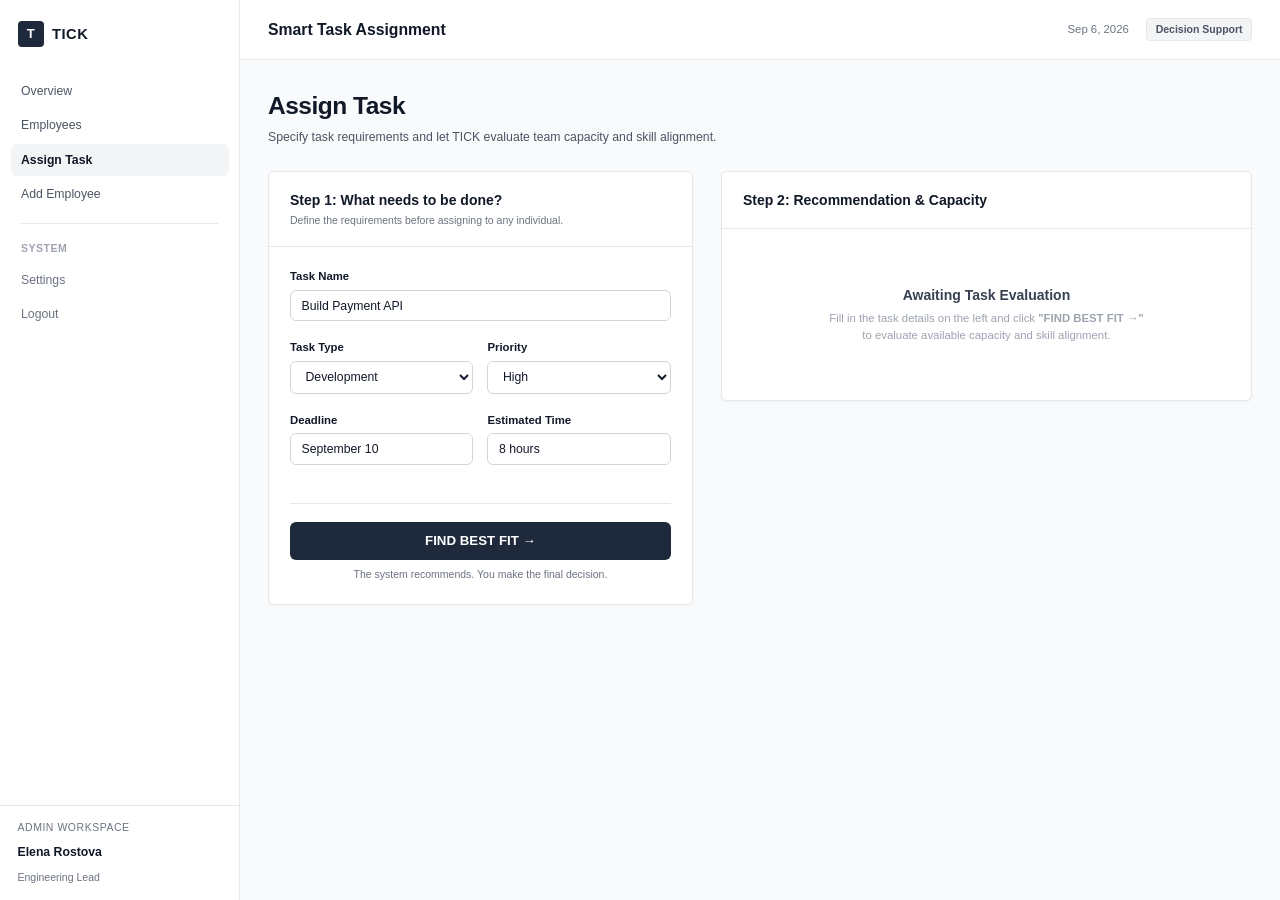
<file: dashboard-manager/assign-task.html>
<!DOCTYPE html>
<html lang="en">
<head>
  <meta charset="UTF-8" />
  <meta name="viewport" content="width=device-width, initial-scale=1.0" />
  <title>Assign Task — TICK</title>
  <link rel="stylesheet" href="css/style.css" />
</head>
<body>
  <div class="app-container">
    
    <!-- Sidebar -->
    <aside class="sidebar">
      <div class="sidebar-header">
        <div class="brand-mark">T</div>
        <span class="brand-title">TICK</span>
      </div>

      <nav class="sidebar-nav">
        <a href="index.html" class="nav-link">
          <span>Overview</span>
        </a>
        <a href="index.html#employeesSection" class="nav-link">
          <span>Employees</span>
        </a>
        <a href="assign-task.html" class="nav-link active">
          <span>Assign Task</span>
        </a>
        <a href="add-employee.html" class="nav-link">
          <span>Add Employee</span>
        </a>

        <div class="nav-divider"></div>

        <div style="padding: 0.35rem 0.75rem; font-size: 0.75rem; color: #9CA3AF; text-transform: uppercase; font-weight: 600; letter-spacing: 0.05em;">
          System
        </div>
        <a href="#" class="nav-link" style="color: #6B7280;">
          <span>Settings</span>
        </a>
        <a href="../index.html" class="nav-link" style="color: #6B7280;">
          <span>Logout</span>
        </a>
      </nav>

      <div class="sidebar-footer">
        <div class="user-meta-role">Admin Workspace</div>
        <div class="user-meta-name">Elena Rostova</div>
        <div style="font-size: 0.75rem; color: #6B7280; margin-top: 2px;">Engineering Lead</div>
      </div>
    </aside>

    <!-- Main Content Area -->
    <main class="main-content">
      <header class="top-header">
        <div class="header-title">Smart Task Assignment</div>
        <div class="header-right">
          <span class="header-date">Sep 6, 2026</span>
          <span class="header-badge">Decision Support</span>
        </div>
      </header>

      <div class="page-body">
        
        <div class="page-header-block">
          <h1 class="page-headline">Assign Task</h1>
          <p class="page-subheadline">Specify task requirements and let TICK evaluate team capacity and skill alignment.</p>
        </div>

        <!-- TWO COLUMN WORKSPACE: FORM ON LEFT, RECOMMENDATION ON RIGHT -->
        <div style="display: grid; grid-template-columns: 1fr 1.25fr; gap: 2rem; align-items: flex-start;">
          
          <!-- STEP 1: TASK FORM (Section 24) -->
          <div class="content-card" style="margin-bottom: 0;">
            <div class="card-header-bar">
              <div>
                <h2 class="card-heading">Step 1: What needs to be done?</h2>
                <p class="card-subheading">Define the requirements before assigning to any individual.</p>
              </div>
            </div>

            <div class="card-body-block">
              <form id="assignTaskForm" onsubmit="return false;">
                <div class="form-group">
                  <label class="form-label" for="taskNameInput">Task Name</label>
                  <input type="text" class="form-input" id="taskNameInput" value="Build Payment API" required />
                </div>

                <div style="display: grid; grid-template-columns: 1fr 1fr; gap: 1rem;">
                  <div class="form-group">
                    <label class="form-label" for="taskTypeSelect">Task Type</label>
                    <select class="form-select" id="taskTypeSelect">
                      <option value="Development" selected>Development</option>
                      <option value="Design">Design</option>
                      <option value="Testing">Testing</option>
                      <option value="Infrastructure">Infrastructure</option>
                    </select>
                  </div>

                  <div class="form-group">
                    <label class="form-label" for="taskPrioritySelect">Priority</label>
                    <select class="form-select" id="taskPrioritySelect">
                      <option value="High" selected>High</option>
                      <option value="Critical">Critical</option>
                      <option value="Medium">Medium</option>
                      <option value="Low">Low</option>
                    </select>
                  </div>
                </div>

                <div style="display: grid; grid-template-columns: 1fr 1fr; gap: 1rem;">
                  <div class="form-group">
                    <label class="form-label" for="taskDeadlineInput">Deadline</label>
                    <input type="text" class="form-input" id="taskDeadlineInput" value="September 10" />
                  </div>

                  <div class="form-group">
                    <label class="form-label" for="taskEstTimeInput">Estimated Time</label>
                    <input type="text" class="form-input" id="taskEstTimeInput" value="8 hours" />
                  </div>
                </div>

                <div style="margin-top: 1.5rem; padding-top: 1.25rem; border-top: 1px solid #E5E7EB;">
                  <button type="button" class="btn btn-primary" id="findBestFitBtn" style="width: 100%; padding: 0.75rem; font-size: 0.95rem;">
                    FIND BEST FIT →
                  </button>
                  <div style="font-size: 0.75rem; color: #6B7280; text-align: center; margin-top: 0.5rem;">
                    The system recommends. You make the final decision.
                  </div>
                </div>
              </form>
            </div>
          </div>

          <!-- STEP 2: RECOMMENDATION CONTAINER (Sections 25, 26, 27) -->
          <div id="recommendationPanel">
            <!-- Initial Empty State -->
            <div class="content-card" style="margin-bottom: 0;">
              <div class="card-header-bar">
                <h2 class="card-heading">Step 2: Recommendation & Capacity</h2>
              </div>
              <div class="card-body-block" style="text-align: center; padding: 4rem 1.5rem; color: #6B7280;" id="recPlaceholder">
                <div style="font-weight: 600; color: #374151; margin-bottom: 0.25rem; font-size: 1rem;">
                  Awaiting Task Evaluation
                </div>
                <p style="font-size: 0.8125rem; max-width: 320px; margin: 0 auto; color: #9CA3AF;">
                  Fill in the task details on the left and click <strong>"FIND BEST FIT →"</strong> to evaluate available capacity and skill alignment.
                </p>
              </div>

              <!-- Subtle Loader (Short & Clean) -->
              <div class="subtle-loader" id="recLoader" style="display: none;">
                <div class="loader-spinner"></div>
                <span id="loaderMessage">Analyzing team capacity...</span>
              </div>

              <!-- Recommendation Result Container -->
              <div id="recResultsContent" style="display: none; padding: 1.5rem;">
                <!-- Populated via JS -->
              </div>
            </div>
          </div>

        </div>

      </div>
    </main>
  </div>

  <script src="js/app.js"></script>
  <script src="js/recommendations.js"></script>
</body>
</html>
</file>
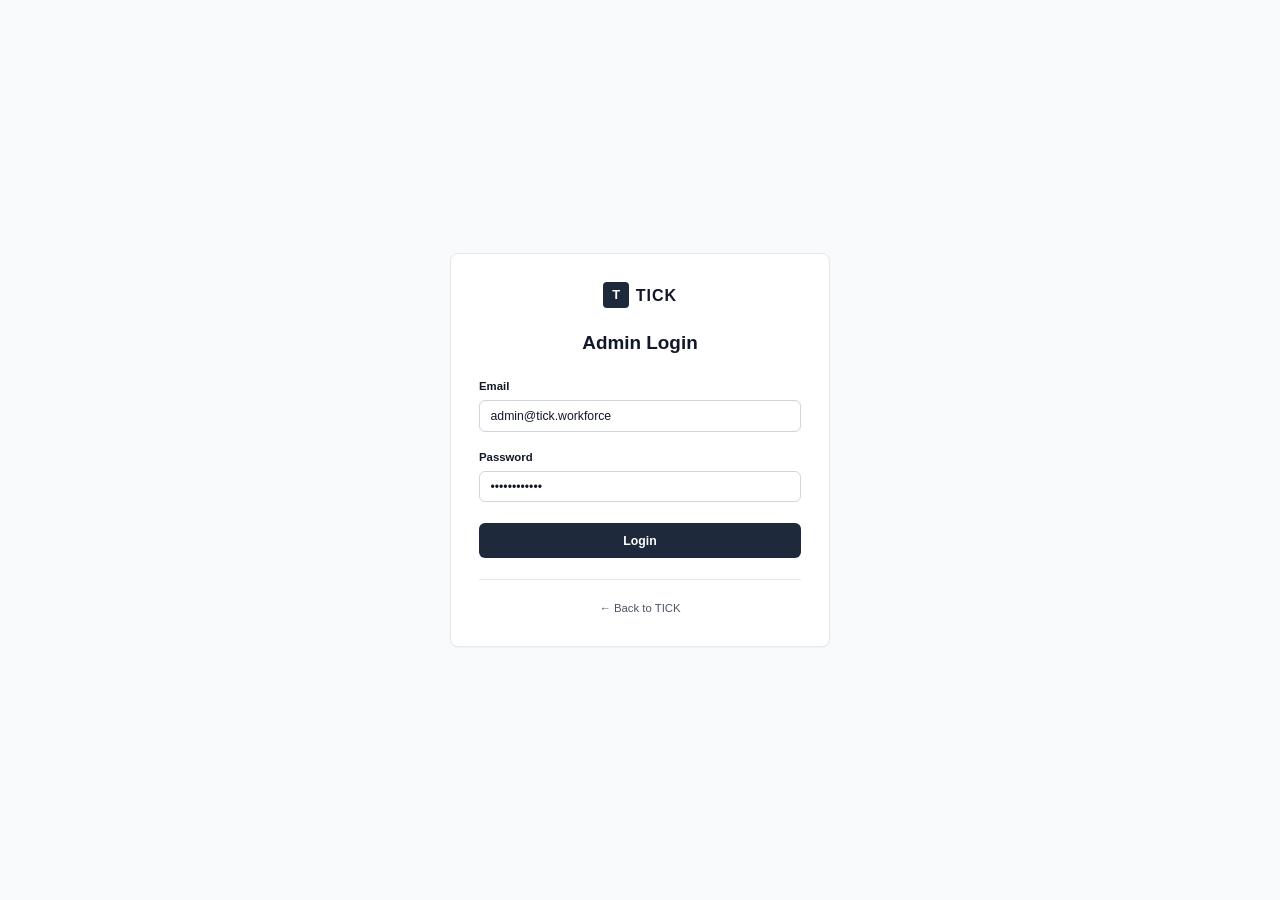
<file: dashboard-manager/login.html>
<!DOCTYPE html>
<html lang="en">
<head>
  <meta charset="UTF-8" />
  <meta name="viewport" content="width=device-width, initial-scale=1.0" />
  <title>Admin Login — TICK</title>
  <link rel="stylesheet" href="css/style.css" />
</head>
<body style="background-color: #F9FAFB;">
  <main class="welcome-container">
    <div class="auth-box">
      <!-- Minimalist Brand Header -->
      <div style="display: flex; align-items: center; justify-content: center; gap: 0.5rem; margin-bottom: 1.5rem;">
        <div class="brand-mark">T</div>
        <span class="brand-title" style="font-size: 1.15rem; letter-spacing: 0.06em;">TICK</span>
      </div>

      <h1 style="font-size: 1.35rem; font-weight: 700; color: #111827; text-align: center; margin-bottom: 1.5rem;">
        Admin Login
      </h1>

      <form id="adminLoginForm">
        <div class="form-group">
          <label class="form-label" for="adminEmail">Email</label>
          <input type="email" class="form-input" id="adminEmail" value="admin@tick.workforce" required />
        </div>

        <div class="form-group">
          <label class="form-label" for="adminPassword">Password</label>
          <input type="password" class="form-input" id="adminPassword" value="••••••••••••" required />
        </div>

        <div style="margin-top: 1.5rem;">
          <button type="submit" class="btn btn-primary w-full" style="width: 100%; padding: 0.65rem;">
            Login
          </button>
        </div>
      </form>

      <div style="text-align: center; margin-top: 1.5rem; padding-top: 1.25rem; border-top: 1px solid #E5E7EB;">
        <a href="../index.html" style="font-size: 0.8125rem; color: #4B5563; font-weight: 500; display: inline-flex; align-items: center; gap: 4px;">
          ← Back to TICK
        </a>
      </div>
    </div>
  </main>

  <script src="js/app.js"></script>
  <script src="js/login.js"></script>
</body>
</html>
</file>
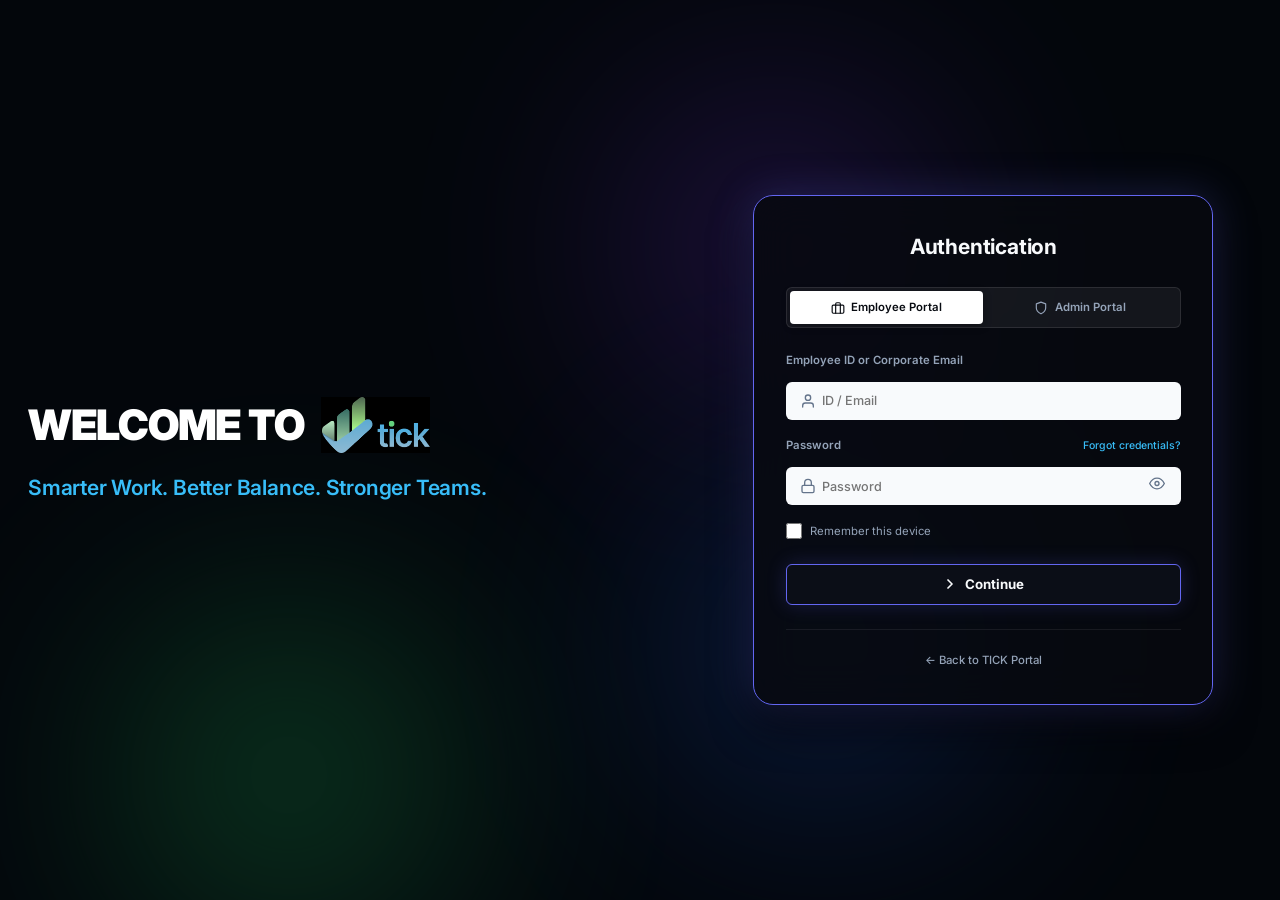
<file: frontend/dashboard-employees/login.html>
<!DOCTYPE html>
<html lang="en">
<head>
  <meta charset="UTF-8" />
  <meta name="viewport" content="width=device-width, initial-scale=1.0" />
  <title>Employee Authentication — TICK</title>
  <link rel="icon" type="image/x-icon" href="assets/icon/images/logo.png" />
  <link rel="stylesheet" href="css/style.css" />
</head>
<body style="background-color: #03060B;">
  <main class="auth-page-wrapper">
    <!-- Ambient Diffuse Glow Orbs (Figma Specification) -->
    <div class="ambient-orb orb-green"></div>
    <div class="ambient-orb orb-purple"></div>
    <div class="ambient-orb orb-blue"></div>

    <div class="auth-split-grid">
      
      <!-- Left Hero Pane (Figma 171:85) -->
      <div class="auth-hero-pane">
        <div class="auth-hero-welcome">
          <h2>WELCOME TO</h2>
          <img src="assets/icon/images/logo.png" alt="TICK Logo" class="auth-hero-logo" />
        </div>
        <p class="auth-hero-tagline">
          Smarter Work. Better Balance. Stronger Teams.
        </p>
      </div>

      <!-- Right Card Pane (Figma 171:85) -->
      <div class="auth-card-pane">
        <div class="auth-card">
          <h1 class="auth-card-title">Authentication</h1>

          <!-- Segmented Portal Control (Employee vs Admin) -->
          <div class="segmented-portal-control">
            <div class="segmented-portal-tab active">
              <svg width="14" height="14" viewBox="0 0 24 24" fill="none" stroke="currentColor" stroke-width="2" stroke-linecap="round" stroke-linejoin="round">
                <rect x="2" y="7" width="20" height="14" rx="2" ry="2"></rect>
                <path d="M16 21V5a2 2 0 0 0-2-2h-4a2 2 0 0 0-2 2v16"></path>
              </svg>
              <span>Employee Portal</span>
            </div>
            <a href="../dashboard-manager/login.html" class="segmented-portal-tab">
              <svg width="14" height="14" viewBox="0 0 24 24" fill="none" stroke="currentColor" stroke-width="2" stroke-linecap="round" stroke-linejoin="round">
                <path d="M12 22s8-4 8-10V5l-8-3-8 3v7c0 6 8 10 8 10z"></path>
              </svg>
              <span>Admin Portal</span>
            </a>
          </div>

          <!-- Employee Login Form -->
          <form id="employeeLoginForm">
            <div class="form-group">
              <label class="form-label" for="employeeIdInput">Employee ID or Corporate Email</label>
              <div class="auth-input-container">
                <svg class="auth-icon" viewBox="0 0 24 24" fill="none" stroke="currentColor" stroke-width="2" stroke-linecap="round" stroke-linejoin="round">
                  <path d="M20 21v-2a4 4 0 0 0-4-4H8a4 4 0 0 0-4 4v2"></path>
                  <circle cx="12" cy="7" r="4"></circle>
                </svg>
                <input type="email" class="auth-input" id="employeeIdInput" placeholder="ID / Email" required />
              </div>
            </div>

            <div class="form-group">
              <div style="display: flex; justify-content: space-between; align-items: center;">
                <label class="form-label" for="employeePassword">Password</label>
                <a href="#forgot" style="font-size: 0.75rem; color: #38BDF8; font-weight: 500;">Forgot credentials?</a>
              </div>
              <div class="auth-input-container">
                <svg class="auth-icon" viewBox="0 0 24 24" fill="none" stroke="currentColor" stroke-width="2" stroke-linecap="round" stroke-linejoin="round">
                  <rect x="3" y="11" width="18" height="11" rx="2" ry="2"></rect>
                  <path d="M7 11V7a5 5 0 0 1 10 0v4"></path>
                </svg>
                <input type="password" class="auth-input" id="employeePassword" placeholder="Password" required />
                <span class="auth-password-toggle" onclick="togglePass('employeePassword', this)">
                  <svg width="16" height="16" viewBox="0 0 24 24" fill="none" stroke="currentColor" stroke-width="2" stroke-linecap="round" stroke-linejoin="round">
                    <path d="M1 12s4-8 11-8 11 8 11 8-4 8-11 8-11-8-11-8z"></path>
                    <circle cx="12" cy="12" r="3"></circle>
                  </svg>
                </span>
              </div>
            </div>

            <!-- Remember this device checkbox (Figma Specification) -->
            <div style="display: flex; align-items: center; gap: 0.6rem; margin-top: 1rem;">
              <input type="checkbox" id="rememberDeviceEmp" style="accent-color: #10B981; width: 16px; height: 16px; cursor: pointer;" />
              <label for="rememberDeviceEmp" style="font-size: 0.8125rem; color: #94A3B8; cursor: pointer;">Remember this device</label>
            </div>

            <!-- Continue Button (Figma 171:85) -->
            <button type="submit" class="auth-continue-btn">
              <svg width="16" height="16" viewBox="0 0 24 24" fill="none" stroke="currentColor" stroke-width="2.5" stroke-linecap="round" stroke-linejoin="round">
                <polyline points="9 18 15 12 9 6"></polyline>
              </svg>
              <span>Continue</span>
            </button>

            <div id="loginErrorMsg" style="display: none; margin-top: 1rem; padding: 0.75rem 1rem; background-color: rgba(239, 68, 68, 0.15); border: 1px solid rgba(239, 68, 68, 0.35); border-radius: 6px; font-size: 0.8125rem; color: #F87171; font-weight: 500; text-align: center;"></div>
          </form>

          <div style="text-align: center; margin-top: 1.75rem; padding-top: 1.25rem; border-top: 1px solid var(--border-subtle);">
            <a href="../index.html" style="font-size: 0.8125rem; color: #94A3B8; font-weight: 500; display: inline-flex; align-items: center; gap: 6px;">
              &larr; Back to TICK Portal
            </a>
          </div>
        </div>
      </div>

    </div>
  </main>

  <script>
    function togglePass(id, btn) {
      const input = document.getElementById(id);
      if (!input) return;
      if (input.type === 'password') {
        input.type = 'text';
        btn.style.color = '#38BDF8';
      } else {
        input.type = 'password';
        btn.style.color = '#64748B';
      }
    }
  </script>
  <script src="js/login.js"></script>
</body>
</html>
</file>
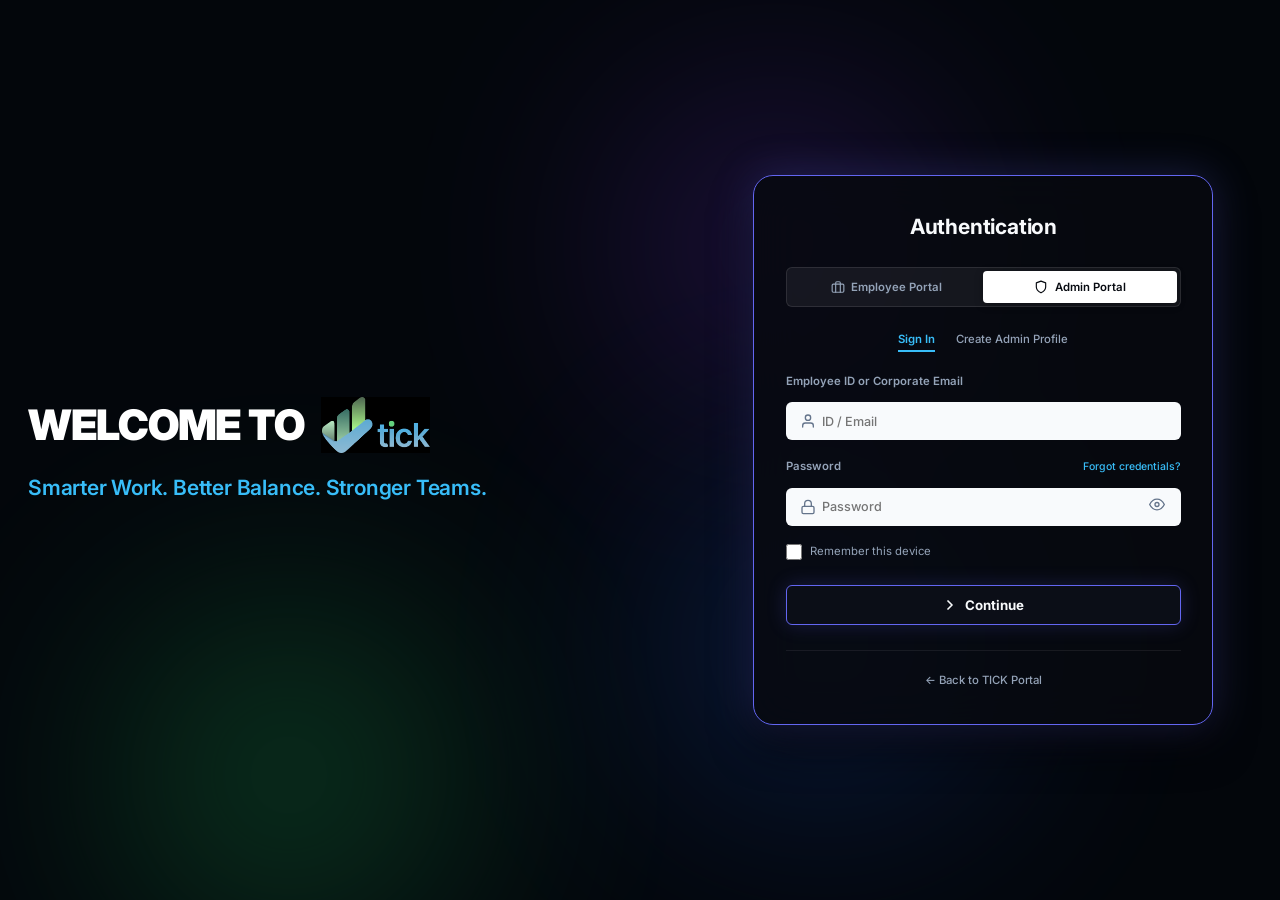
<file: frontend/dashboard-manager/add-employee.html>
<!DOCTYPE html>
<html lang="en">
<head>
  <meta charset="UTF-8" />
  <meta name="viewport" content="width=device-width, initial-scale=1.0" />
  <title>Create New Employee — TICK</title>
  <link rel="icon" type="image/x-icon" href="assets/icon/images/logo.png" />
  <link rel="stylesheet" href="css/style.css" />
</head>
<body>
  <div class="app-container">
    
    <!-- Sidebar (Figma 171:1042) -->
    <aside class="sidebar">
      <div>
        <div class="sidebar-header">
          <a href="index.html" class="brand-wrapper">
            <img src="assets/icon/images/logo.png" alt="TICK" class="brand-logo-img" />
          </a>
        </div>

        <nav class="sidebar-nav">
          <a href="index.html" class="nav-link">
            <span class="nav-icon">
              <svg width="16" height="16" viewBox="0 0 24 24" fill="none" stroke="currentColor" stroke-width="2" stroke-linecap="round" stroke-linejoin="round">
                <rect x="3" y="3" width="7" height="7"></rect>
                <rect x="14" y="3" width="7" height="7"></rect>
                <rect x="14" y="14" width="7" height="7"></rect>
                <rect x="3" y="14" width="7" height="7"></rect>
              </svg>
            </span>
            <span>Overview</span>
          </a>

          <a href="index.html#employeesSection" class="nav-link">
            <span class="nav-icon">
              <svg width="16" height="16" viewBox="0 0 24 24" fill="none" stroke="currentColor" stroke-width="2" stroke-linecap="round" stroke-linejoin="round">
                <path d="M17 21v-2a4 4 0 0 0-4-4H5a4 4 0 0 0-4 4v2"></path>
                <circle cx="9" cy="7" r="4"></circle>
                <path d="M23 21v-2a4 4 0 0 0-3-3.87"></path>
                <path d="M16 3.13a4 4 0 0 1 0 7.75"></path>
              </svg>
            </span>
            <span>Employee</span>
          </a>

          <a href="assign-task.html" class="nav-link">
            <span class="nav-icon">
              <svg width="16" height="16" viewBox="0 0 24 24" fill="none" stroke="currentColor" stroke-width="2" stroke-linecap="round" stroke-linejoin="round">
                <polyline points="9 11 12 14 22 4"></polyline>
                <path d="M21 12v7a2 2 0 0 1-2 2H5a2 2 0 0 1-2-2V5a2 2 0 0 1 2-2h11"></path>
              </svg>
            </span>
            <span>Assign task</span>
          </a>

          <a href="add-employee.html" class="nav-link active">
            <span class="nav-icon">
              <svg width="16" height="16" viewBox="0 0 24 24" fill="none" stroke="currentColor" stroke-width="2" stroke-linecap="round" stroke-linejoin="round">
                <path d="M16 21v-2a4 4 0 0 0-4-4H5a4 4 0 0 0-4 4v2"></path>
                <circle cx="9" cy="7" r="4"></circle>
                <line x1="20" y1="8" x2="20" y2="14"></line>
                <line x1="23" y1="11" x2="17" y2="11"></line>
              </svg>
            </span>
            <span>Add employee</span>
          </a>

          <div class="nav-divider"></div>

          <a href="login.html" class="nav-link" id="logoutLink" style="color: var(--text-muted);">
            <span class="nav-icon">
              <svg width="16" height="16" viewBox="0 0 24 24" fill="none" stroke="currentColor" stroke-width="2" stroke-linecap="round" stroke-linejoin="round">
                <path d="M9 21H5a2 2 0 0 1-2-2V5a2 2 0 0 1 2-2h4"></path>
                <polyline points="16 17 21 12 16 7"></polyline>
                <line x1="21" y1="12" x2="9" y2="12"></line>
              </svg>
            </span>
            <span>Log out</span>
          </a>
        </nav>
      </div>

      <div class="sidebar-footer">
        <div class="user-meta-role" id="adminSidebarRole">Admin Workspace</div>
        <div class="user-meta-detail">
          <div class="user-avatar-circle">
            <svg width="16" height="16" viewBox="0 0 24 24" fill="none" stroke="currentColor" stroke-width="2" stroke-linecap="round" stroke-linejoin="round">
              <path d="M20 21v-2a4 4 0 0 0-4-4H8a4 4 0 0 0-4 4v2"></path>
              <circle cx="12" cy="7" r="4"></circle>
            </svg>
          </div>
          <div>
            <div class="user-meta-name" id="adminSidebarName">Loading...</div>
            <div style="font-size: 0.75rem; color: var(--text-muted); margin-top: 1px;" id="adminSidebarMeta"></div>
          </div>
        </div>
      </div>
    </aside>

    <!-- Main Content Area (Figma 171:1042) -->
    <main class="main-content">
      <header class="top-header">
        <div class="breadcrumb-nav">
          <span>Dashboard</span>
          <span class="breadcrumb-separator">/</span>
          <span class="breadcrumb-active">Team Administration</span>
        </div>
        <div class="header-right">
          <div class="live-telemetry-badge">
            <span class="pulse-dot"></span>
            <span>Sep 6, 2026 &bull; 09:42 UTC</span>
          </div>
          <span class="header-date" id="topHeaderDate" style="display:none;"></span>
          <span class="header-badge">Admin</span>
        </div>
      </header>

      <div class="page-body">
        
        <div class="page-header-block">
          <div>
            <div style="display: flex; align-items: center; gap: 0.75rem; flex-wrap: wrap;">
              <h1 class="page-headline">Create New Employee</h1>
              <span class="engineers-badge" style="color: #38BDF8;">ONBOARDING SYSTEM</span>
            </div>
            <p class="page-subheadline">Add a team member to the workforce intelligence platform and generate login credentials.</p>
          </div>

          <div style="display: flex; align-items: center; gap: 0.65rem;">
            <button type="button" class="btn btn-secondary btn-sm">Import CSV</button>
            <button type="button" class="btn btn-secondary btn-sm">Documentation</button>
          </div>
        </div>

        <!-- TWO COLUMN WORKSPACE: ONBOARDING FORM & PROVISIONING PREVIEW (Figma 171:1042) -->
        <div style="display: grid; grid-template-columns: 1.25fr 1fr; gap: 2rem; align-items: flex-start;">
          
          <!-- LEFT CARD: FORM -->
          <div class="content-card" id="addEmpCard">
            <div class="card-body-block">
              <form id="createEmployeeForm" onsubmit="return false;">
                
                <!-- Personal Information Header -->
                <div style="font-size: 0.75rem; font-weight: 700; color: #38BDF8; text-transform: uppercase; letter-spacing: 0.08em; margin-bottom: 1rem;">
                  PERSONAL INFORMATION
                </div>

                <div class="form-group">
                  <label class="form-label" for="newEmpName">Full Name</label>
                  <input type="text" class="form-input" id="newEmpName" placeholder="Alex Johnson" required />
                </div>

                <div style="display: grid; grid-template-columns: 1fr 1fr; gap: 1rem;">
                  <div class="form-group">
                    <label class="form-label" for="newEmpEmail">Email Address</label>
                    <input type="email" class="form-input" id="newEmpEmail" placeholder="alex@example.com" required />
                  </div>

                  <div class="form-group">
                    <label class="form-label" for="newEmpPhone">Phone Number</label>
                    <input type="text" class="form-input" id="newEmpPhone" placeholder="+1 (555) 019-2834" />
                  </div>
                </div>

                <!-- Work Information Header -->
                <div style="font-size: 0.75rem; font-weight: 700; color: #38BDF8; text-transform: uppercase; letter-spacing: 0.08em; margin-top: 1.75rem; margin-bottom: 1rem;">
                  WORK INFORMATION
                </div>

                <div style="display: grid; grid-template-columns: 1fr 1.25fr; gap: 1rem;">
                  <div class="form-group">
                    <label class="form-label" for="newEmpDept">Department</label>
                    <select class="form-select" id="newEmpDept">
                      <option value="Engineering" selected>Engineering</option>
                      <option value="Design">Design</option>
                      <option value="Product">Product</option>
                      <option value="QA">QA</option>
                      <option value="Operations">Operations</option>
                    </select>
                  </div>

                  <div class="form-group">
                    <label class="form-label" for="newEmpRole">Role Designation</label>
                    <input type="text" class="form-input" id="newEmpRole" placeholder="Software Developer" value="Software Developer" />
                  </div>
                </div>

                <div class="form-group">
                  <label class="form-label" for="newEmpPassword">Temporary Password</label>
                  <input type="text" class="form-input" id="newEmpPassword" placeholder="Auto-generated or custom" style="font-family: var(--font-mono);" required />
                </div>

                <!-- Zero-Trust Telemetry Notice Box (Figma Specification) -->
                <div style="background: rgba(16, 185, 129, 0.06); border: 1px solid rgba(16, 185, 129, 0.2); border-radius: var(--radius-sm); padding: 0.85rem 1rem; display: flex; align-items: flex-start; gap: 0.75rem; margin: 1.5rem 0;">
                  <svg width="18" height="18" viewBox="0 0 24 24" fill="none" stroke="#10B981" stroke-width="2" stroke-linecap="round" stroke-linejoin="round" style="min-width: 18px; margin-top: 2px;">
                    <path d="M12 22s8-4 8-10V5l-8-3-8 3v7c0 6 8 10 8 10z"></path>
                    <polyline points="9 12 11 14 15 10"></polyline>
                  </svg>
                  <span style="font-size: 0.8125rem; color: var(--text-secondary); line-height: 1.5;">
                    Automatic telemetry tracking and zero-trust credentials will be provisioned instantly. The employee will receive temporary auth keys upon validation.
                  </span>
                </div>

                <div style="display: flex; align-items: center; justify-content: space-between; margin-top: 1.75rem; padding-top: 1.25rem; border-top: 1px solid var(--border-subtle);">
                  <span style="font-family: var(--font-mono); font-size: 0.75rem; color: var(--text-muted);">Status: Ready to provision</span>
                  <button type="button" class="btn btn-mint" id="submitCreateEmpBtn" style="padding: 0.75rem 1.5rem; font-weight: 700; font-size: 0.9rem;">
                    + CREATE EMPLOYEE
                  </button>
                </div>

              </form>
            </div>
          </div>

          <!-- RIGHT CARD: CREDENTIAL PROVISIONING & LIVE PREVIEW (Figma 171:1042) -->
          <div class="content-card">
            <div class="card-header-bar">
              <div>
                <h2 class="card-heading">Credential Provisioning</h2>
                <p class="card-subheading">Live preview of issued user profile</p>
              </div>
              <span class="status-pill low">&bull; Verified Security Profile</span>
            </div>

            <div class="card-body-block">
              <!-- Live Profile Preview Card -->
              <div style="background: var(--bg-surface-elevated); border: 1px solid var(--border-default); border-radius: var(--radius-md); padding: 1.25rem; margin-bottom: 1.5rem;">
                <div style="display: flex; align-items: center; gap: 1rem; margin-bottom: 1.25rem;">
                  <div class="avatar-initials teal" id="previewAvatar" style="width: 44px; height: 44px; font-size: 1rem;">
                    AJ
                  </div>
                  <div>
                    <strong style="font-size: 1.05rem; color: var(--text-primary);" id="previewName">Alex Johnson</strong>
                    <div style="font-size: 0.8125rem; color: var(--text-muted); margin-top: 2px;" id="previewRole">
                      Software Developer &bull; Engineering
                    </div>
                  </div>
                </div>

                <div style="display: grid; grid-template-columns: 1fr 1.5fr; gap: 1rem; padding-top: 1rem; border-top: 1px solid var(--border-subtle); font-size: 0.8125rem;">
                  <div>
                    <div style="font-size: 0.7rem; color: var(--text-muted); font-weight: 600; text-transform: uppercase;">Employee ID</div>
                    <strong style="color: var(--text-primary); font-family: var(--font-mono);" id="previewId">EMP-1024</strong>
                  </div>
                  <div>
                    <div style="font-size: 0.7rem; color: var(--text-muted); font-weight: 600; text-transform: uppercase;">Login Email</div>
                    <strong style="color: var(--text-primary);" id="previewEmail">alex@example.com</strong>
                  </div>
                </div>
              </div>

              <!-- Temporary Security Key Box (Figma Specification) -->
              <div style="margin-bottom: 1.5rem;">
                <label style="font-size: 0.75rem; font-weight: 600; color: var(--text-muted); text-transform: uppercase; margin-bottom: 0.4rem; display: block;">
                  Temporary Security Key
                </label>
                <div style="background: #0B0F17; border: 1px solid var(--border-default); border-radius: var(--radius-sm); padding: 0.65rem 1rem; display: flex; align-items: center; justify-content: space-between;">
                  <span style="font-family: var(--font-mono); font-size: 0.95rem; font-weight: 700; color: #34D399; letter-spacing: 0.05em;" id="previewPassword">
                    &bull; TIC-7X29P
                  </span>
                  <button type="button" class="btn btn-secondary btn-sm" id="copyCredBtn" style="font-size: 0.75rem; padding: 3px 8px;">
                    Copy
                  </button>
                </div>
              </div>

              <!-- Provisioned Platform Access (Figma Specification) -->
              <div style="margin-bottom: 1.75rem;">
                <label style="font-size: 0.75rem; font-weight: 600; color: var(--text-muted); text-transform: uppercase; margin-bottom: 0.6rem; display: block;">
                  Provisioned Platform Access
                </label>
                <div style="display: flex; flex-direction: column; gap: 0.5rem; font-size: 0.8125rem;">
                  <div style="display: flex; align-items: center; justify-content: space-between; padding: 0.5rem 0.75rem; background: var(--bg-surface-elevated); border-radius: var(--radius-xs);">
                    <span style="display: flex; align-items: center; gap: 0.45rem;">
                      <span class="pulse-dot"></span> Tick Desktop Daemon
                    </span>
                    <span style="color: #34D399; font-weight: 600; font-size: 0.75rem;">Active</span>
                  </div>
                  <div style="display: flex; align-items: center; justify-content: space-between; padding: 0.5rem 0.75rem; background: var(--bg-surface-elevated); border-radius: var(--radius-xs);">
                    <span style="display: flex; align-items: center; gap: 0.45rem;">
                      <span class="pulse-dot" style="background-color: #38BDF8; box-shadow: 0 0 8px #38BDF8;"></span> GitHub Org Integration
                    </span>
                    <span style="color: #38BDF8; font-weight: 600; font-size: 0.75rem;">Ready</span>
                  </div>
                  <div style="display: flex; align-items: center; justify-content: space-between; padding: 0.5rem 0.75rem; background: var(--bg-surface-elevated); border-radius: var(--radius-xs);">
                    <span style="display: flex; align-items: center; gap: 0.45rem;">
                      <span class="pulse-dot" style="background-color: #38BDF8; box-shadow: 0 0 8px #38BDF8;"></span> Slack Telemetry Bot
                    </span>
                    <span style="color: #38BDF8; font-weight: 600; font-size: 0.75rem;">Ready</span>
                  </div>
                </div>
              </div>

              <!-- Action Buttons -->
              <div style="display: flex; flex-direction: column; gap: 0.75rem;">
                <button type="button" class="btn btn-secondary" id="copyCredBtnSecondary" style="width: 100%; padding: 0.7rem; font-weight: 600;">
                  COPY LOGIN CREDENTIALS
                </button>
                <button type="button" class="btn btn-outline" style="width: 100%; padding: 0.7rem; font-weight: 600; border-color: rgba(56, 189, 248, 0.5);">
                  CONFIRM &amp; SEND ONBOARDING EMAIL
                </button>
              </div>

              <!-- Generated Credentials Hidden Targets (For API script preservation) -->
              <div id="credentialsCard" style="display: none;">
                <div id="credEmpName"></div>
                <div id="credEmpMeta"></div>
                <div id="credEmpId"></div>
                <div id="credEmpLogin"></div>
                <div id="credEmpPass"></div>
              </div>
            </div>
          </div>

        </div>

      </div>
    </main>
  </div>

  <script src="js/sidebar.js"></script>
  <script>
    (function() {
      'use strict';
      const API_BASE = "http://localhost:8000/api/v1";
      const TOKEN_KEY = "tick_access_token";

      document.addEventListener('DOMContentLoaded', () => {
        const token = localStorage.getItem(TOKEN_KEY);
        if (!token) {
          window.location.href = 'login.html';
          return;
        }

        const dateEl = document.getElementById('topHeaderDate');
        if (dateEl) {
          dateEl.textContent = new Date().toLocaleDateString('en-US', { month: 'short', day: 'numeric', year: 'numeric' });
        }

        const logoutLink = document.getElementById('logoutLink');
        if (logoutLink) {
          logoutLink.addEventListener('click', (e) => {
            e.preventDefault();
            localStorage.removeItem(TOKEN_KEY);
            localStorage.removeItem('tick_user');
            window.location.href = 'login.html';
          });
        }

        fetch(`${API_BASE}/auth/me`, {
          headers: { Authorization: `Bearer ${token}` }
        })
          .then(res => {
            if (!res.ok) throw new Error('Unauthorized');
            return res.json();
          })
          .then(user => {
            const nameEl = document.getElementById('adminSidebarName');
            const roleEl = document.getElementById('adminSidebarRole');
            const metaEl = document.getElementById('adminSidebarMeta');
            if (nameEl) nameEl.textContent = user.name;
            if (roleEl) roleEl.textContent = `${user.role} Workspace`;
            if (metaEl) metaEl.textContent = `${user.department || 'Management'} • ${user.organization || 'TICK'}`;
          })
          .catch(() => {
            localStorage.removeItem(TOKEN_KEY);
            window.location.href = 'login.html';
          });

        const passInput = document.getElementById('newEmpPassword');
        if (passInput && !passInput.value) {
          const generated = 'TIC-' + Math.random().toString(36).substring(2, 7).toUpperCase();
          passInput.value = generated;
          const previewPass = document.getElementById('previewPassword');
          if (previewPass) previewPass.textContent = `• ${generated}`;
        }

        // Live preview sync as user types
        const nameInput = document.getElementById('newEmpName');
        const emailInput = document.getElementById('newEmpEmail');
        const deptInput = document.getElementById('newEmpDept');
        const roleInput = document.getElementById('newEmpRole');

        function updatePreview() {
          const nameVal = (nameInput && nameInput.value) ? nameInput.value : 'Alex Johnson';
          const emailVal = (emailInput && emailInput.value) ? emailInput.value : 'alex@example.com';
          const deptVal = (deptInput && deptInput.value) ? deptInput.value : 'Engineering';
          const roleVal = (roleInput && roleInput.value) ? roleInput.value : 'Software Developer';
          const passVal = (passInput && passInput.value) ? passInput.value : 'TIC-7X29P';

          const pName = document.getElementById('previewName');
          const pEmail = document.getElementById('previewEmail');
          const pRole = document.getElementById('previewRole');
          const pAvatar = document.getElementById('previewAvatar');
          const pPass = document.getElementById('previewPassword');

          if (pName) pName.textContent = nameVal;
          if (pEmail) pEmail.textContent = emailVal;
          if (pRole) pRole.textContent = `${roleVal} • ${deptVal}`;
          if (pPass) pPass.textContent = `• ${passVal}`;
          if (pAvatar) {
            const initials = nameVal.split(' ').map(n => n[0]).join('').substring(0, 2).toUpperCase() || 'AJ';
            pAvatar.textContent = initials;
          }
        }

        if (nameInput) nameInput.addEventListener('input', updatePreview);
        if (emailInput) emailInput.addEventListener('input', updatePreview);
        if (deptInput) deptInput.addEventListener('change', updatePreview);
        if (roleInput) roleInput.addEventListener('input', updatePreview);
        if (passInput) passInput.addEventListener('input', updatePreview);

        const createBtn = document.getElementById('submitCreateEmpBtn');
        const credCard = document.getElementById('credentialsCard');
        const copyBtn = document.getElementById('copyCredBtn');
        const copySecBtn = document.getElementById('copyCredBtnSecondary');

        let createdCreds = null;

        if (createBtn) {
          createBtn.addEventListener('click', () => {
            const name = (nameInput ? nameInput.value : '').trim();
            const email = (emailInput ? emailInput.value : '').trim();
            const dept = deptInput ? deptInput.value : 'Engineering';
            const password = (passInput ? passInput.value : '').trim();

            if (!name || !email || !password) {
              alert('Please fill out all required fields.');
              return;
            }

            createBtn.disabled = true;
            createBtn.textContent = 'PROVISIONING CREDENTIALS...';

            fetch(`${API_BASE}/manager/employees`, {
              method: 'POST',
              headers: {
                'Content-Type': 'application/json',
                'Authorization': `Bearer ${token}`
              },
              body: JSON.stringify({
                name: name,
                email: email,
                department: dept,
                password: password
              })
            })
              .then(res => {
                if (!res.ok) {
                  return res.json().then(errData => {
                    throw new Error(errData.detail || 'Failed to create employee');
                  });
                }
                return res.json();
              })
              .then(data => {
                createdCreds = data;
                document.getElementById('credEmpName').textContent = data.employee.name;
                document.getElementById('credEmpMeta').textContent = `${data.employee.role} • ${data.employee.department}`;
                document.getElementById('credEmpId').textContent = data.employee.id;
                document.getElementById('credEmpLogin').textContent = data.credentials.login_email;
                document.getElementById('credEmpPass').textContent = data.credentials.temporary_password;

                const pId = document.getElementById('previewId');
                if (pId) pId.textContent = `EMP-${data.employee.id}`;

                alert(`Employee ${data.employee.name} provisioned successfully! ID: EMP-${data.employee.id}`);
                createBtn.disabled = false;
                createBtn.textContent = '✓ EMPLOYEE CREATED';
              })
              .catch(err => {
                console.error('[TICK] Add employee error:', err);
                alert(`Error: ${err.message}`);
                createBtn.disabled = false;
                createBtn.textContent = '+ CREATE EMPLOYEE';
              });
          });
        }

        function copyDetails() {
          const name = document.getElementById('newEmpName').value;
          const email = document.getElementById('newEmpEmail').value;
          const pass = document.getElementById('newEmpPassword').value;
          const text = `TICK Credentials\nName: ${name}\nLogin: ${email}\nTemporary Password: ${pass}\nPortal: ${window.location.origin}/frontend/dashboard-employees/login.html`;
          navigator.clipboard.writeText(text).then(() => {
            alert('Login credentials copied to clipboard!');
          });
        }

        if (copyBtn) copyBtn.addEventListener('click', copyDetails);
        if (copySecBtn) copySecBtn.addEventListener('click', copyDetails);
      });
    })();
  </script>
</body>
</html>
</file>
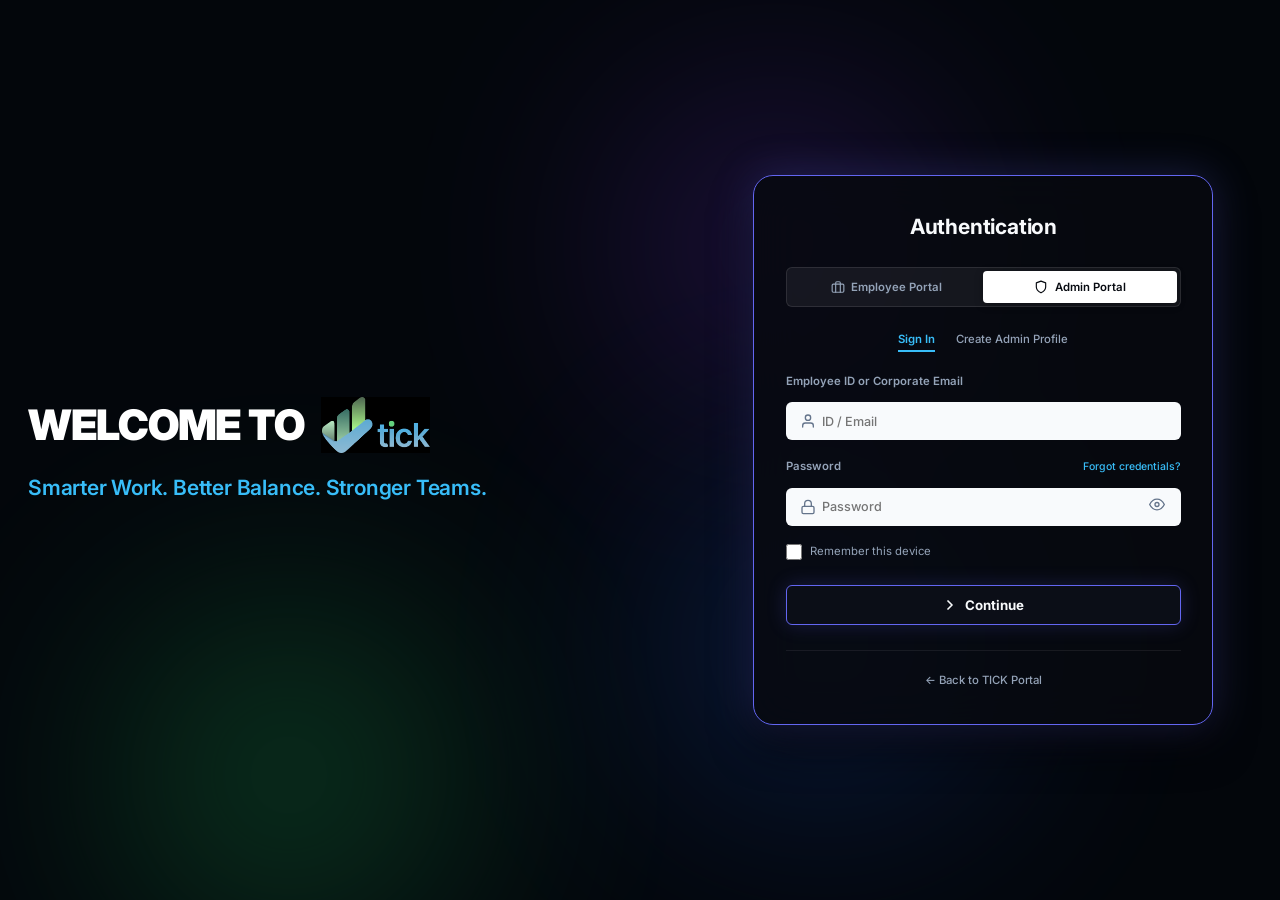
<file: frontend/dashboard-manager/assign-task.html>
<!DOCTYPE html>
<html lang="en">
<head>
  <meta charset="UTF-8" />
  <meta name="viewport" content="width=device-width, initial-scale=1.0" />
  <title>Assign Task — TICK</title>
  <link rel="icon" type="image/x-icon" href="assets/icon/images/logo.png" />
  <link rel="stylesheet" href="css/style.css" />
</head>
<body>
  <div class="app-container">
    
    <!-- Sidebar (Figma 171:1307) -->
    <aside class="sidebar">
      <div>
        <div class="sidebar-header">
          <a href="index.html" class="brand-wrapper">
            <img src="assets/icon/images/logo.png" alt="TICK" class="brand-logo-img" />
          </a>
        </div>

        <nav class="sidebar-nav">
          <a href="index.html" class="nav-link">
            <span class="nav-icon">
              <svg width="16" height="16" viewBox="0 0 24 24" fill="none" stroke="currentColor" stroke-width="2" stroke-linecap="round" stroke-linejoin="round">
                <rect x="3" y="3" width="7" height="7"></rect>
                <rect x="14" y="3" width="7" height="7"></rect>
                <rect x="14" y="14" width="7" height="7"></rect>
                <rect x="3" y="14" width="7" height="7"></rect>
              </svg>
            </span>
            <span>Overview</span>
          </a>

          <a href="index.html#employeesSection" class="nav-link">
            <span class="nav-icon">
              <svg width="16" height="16" viewBox="0 0 24 24" fill="none" stroke="currentColor" stroke-width="2" stroke-linecap="round" stroke-linejoin="round">
                <path d="M17 21v-2a4 4 0 0 0-4-4H5a4 4 0 0 0-4 4v2"></path>
                <circle cx="9" cy="7" r="4"></circle>
                <path d="M23 21v-2a4 4 0 0 0-3-3.87"></path>
                <path d="M16 3.13a4 4 0 0 1 0 7.75"></path>
              </svg>
            </span>
            <span>Employee</span>
          </a>

          <a href="assign-task.html" class="nav-link active">
            <span class="nav-icon">
              <svg width="16" height="16" viewBox="0 0 24 24" fill="none" stroke="currentColor" stroke-width="2" stroke-linecap="round" stroke-linejoin="round">
                <polyline points="9 11 12 14 22 4"></polyline>
                <path d="M21 12v7a2 2 0 0 1-2 2H5a2 2 0 0 1-2-2V5a2 2 0 0 1 2-2h11"></path>
              </svg>
            </span>
            <span>Assign task</span>
          </a>

          <a href="add-employee.html" class="nav-link">
            <span class="nav-icon">
              <svg width="16" height="16" viewBox="0 0 24 24" fill="none" stroke="currentColor" stroke-width="2" stroke-linecap="round" stroke-linejoin="round">
                <path d="M16 21v-2a4 4 0 0 0-4-4H5a4 4 0 0 0-4 4v2"></path>
                <circle cx="9" cy="7" r="4"></circle>
                <line x1="20" y1="8" x2="20" y2="14"></line>
                <line x1="23" y1="11" x2="17" y2="11"></line>
              </svg>
            </span>
            <span>Add employee</span>
          </a>

          <div class="nav-divider"></div>

          <a href="login.html" class="nav-link" id="logoutLink" style="color: var(--text-muted);">
            <span class="nav-icon">
              <svg width="16" height="16" viewBox="0 0 24 24" fill="none" stroke="currentColor" stroke-width="2" stroke-linecap="round" stroke-linejoin="round">
                <path d="M9 21H5a2 2 0 0 1-2-2V5a2 2 0 0 1 2-2h4"></path>
                <polyline points="16 17 21 12 16 7"></polyline>
                <line x1="21" y1="12" x2="9" y2="12"></line>
              </svg>
            </span>
            <span>Log out</span>
          </a>
        </nav>
      </div>

      <div class="sidebar-footer">
        <div class="user-meta-role" id="adminSidebarRole">Admin Workspace</div>
        <div class="user-meta-detail">
          <div class="user-avatar-circle">
            <svg width="16" height="16" viewBox="0 0 24 24" fill="none" stroke="currentColor" stroke-width="2" stroke-linecap="round" stroke-linejoin="round">
              <path d="M20 21v-2a4 4 0 0 0-4-4H8a4 4 0 0 0-4 4v2"></path>
              <circle cx="12" cy="7" r="4"></circle>
            </svg>
          </div>
          <div>
            <div class="user-meta-name" id="adminSidebarName">Loading...</div>
            <div style="font-size: 0.75rem; color: var(--text-muted); margin-top: 1px;" id="adminSidebarMeta"></div>
          </div>
        </div>
      </div>
    </aside>

    <!-- Main Content Area (Figma 171:1307) -->
    <main class="main-content">
      <header class="top-header">
        <div class="breadcrumb-nav">
          <span>Dashboard</span>
          <span class="breadcrumb-separator">/</span>
          <span class="breadcrumb-active">Smart Task Assignment</span>
        </div>
        <div class="header-right">
          <div class="live-telemetry-badge">
            <span class="pulse-dot"></span>
            <span>Decision Support Active</span>
          </div>
          <span class="header-date" id="topHeaderDate"></span>
        </div>
      </header>

      <div class="page-body">
        
        <div class="page-header-block">
          <div>
            <h1 class="page-headline">Assign Task</h1>
            <p class="page-subheadline">Specify task requirements and let TICK evaluate squad capacity and skill alignment.</p>
          </div>

          <!-- Mini Metrics Badge (Figma 171:1307) -->
          <div style="display: flex; align-items: center; gap: 0.85rem;">
            <div class="metric-box" style="padding: 0.5rem 1rem; border-radius: var(--radius-sm);">
              <span style="font-size: 0.7rem; color: var(--text-muted); text-transform: uppercase;">Available</span>
              <strong style="font-size: 0.95rem; color: #38BDF8;">5 Roster</strong>
            </div>
            <div class="metric-box" style="padding: 0.5rem 1rem; border-radius: var(--radius-sm);">
              <span style="font-size: 0.7rem; color: var(--text-muted); text-transform: uppercase;">Squad Velocity</span>
              <strong style="font-size: 0.95rem; color: #34D399;">78% Pace</strong>
            </div>
            <div class="metric-box" style="padding: 0.5rem 1rem; border-radius: var(--radius-sm);">
              <span style="font-size: 0.7rem; color: var(--text-muted); text-transform: uppercase;">Squad Risk</span>
              <strong style="font-size: 0.95rem; color: #10B981;">12.5% Low</strong>
            </div>
          </div>
        </div>

        <!-- TWO COLUMN WORKSPACE: TASK FORM ON LEFT, RECOMMENDATION ON RIGHT -->
        <div style="display: grid; grid-template-columns: 1fr 1.25fr; gap: 2rem; align-items: flex-start;">
          
          <!-- STEP 1: TASK FORM (Figma 171:1307) -->
          <div class="content-card">
            <div class="card-header-bar">
              <div class="card-heading-group">
                <span class="avatar-initials blue" style="width: 26px; height: 26px; font-size: 0.75rem;">1</span>
                <h2 class="card-heading">What needs to be done?</h2>
              </div>
              <span class="engineers-badge">SPEC-2026.09</span>
            </div>

            <div class="card-body-block">
              <form id="assignTaskForm" onsubmit="return false;">
                <div class="form-group">
                  <label class="form-label" for="taskNameInput">TASK NAME</label>
                  <input type="text" class="form-input" id="taskNameInput" placeholder="e.g. Build Payment API" required />
                </div>

                <div style="display: grid; grid-template-columns: 1fr 1fr; gap: 1rem;">
                  <div class="form-group">
                    <label class="form-label" for="taskTypeSelect">TASK TYPE</label>
                    <select class="form-select" id="taskTypeSelect">
                      <option value="Development" selected>Development</option>
                      <option value="Design">Design</option>
                      <option value="Testing">Testing</option>
                      <option value="Infrastructure">Infrastructure</option>
                    </select>
                  </div>

                  <div class="form-group">
                    <label class="form-label" for="taskPrioritySelect">PRIORITY</label>
                    <select class="form-select" id="taskPrioritySelect">
                      <option value="High" selected>High Priority</option>
                      <option value="Critical">Critical Priority</option>
                      <option value="Medium">Medium Priority</option>
                      <option value="Low">Low Priority</option>
                    </select>
                  </div>
                </div>

                <div style="display: grid; grid-template-columns: 1fr 1fr; gap: 1rem;">
                  <div class="form-group">
                    <label class="form-label" for="taskDeadlineInput">DEADLINE</label>
                    <input type="date" class="form-input" id="taskDeadlineInput" />
                  </div>

                  <div class="form-group">
                    <label class="form-label" for="taskEstTimeInput">ESTIMATED EFFORT (HOURS)</label>
                    <input type="number" step="0.5" min="1" max="100" class="form-input" id="taskEstTimeInput" placeholder="e.g. 8" value="8" required />
                  </div>
                </div>

                <div class="form-group">
                  <label class="form-label" for="taskSkillsInput">REQUIRED SKILLS &amp; STACK</label>
                  <input type="text" class="form-input" id="taskSkillsInput" placeholder="TypeScript, Node.js, Stripe API, PostgreSQL" />
                  <div style="display: flex; gap: 0.45rem; flex-wrap: wrap; margin-top: 0.6rem;" id="quickSkillTags">
                    <span class="skill-tag-pill" data-skill="TypeScript" style="font-size: 0.75rem; padding: 3px 10px; background: rgba(56, 189, 248, 0.1); color: #38BDF8; border-radius: var(--radius-sm); cursor: pointer; border: 1px solid rgba(56, 189, 248, 0.3);">TypeScript &times;</span>
                    <span class="skill-tag-pill" data-skill="Node.js" style="font-size: 0.75rem; padding: 3px 10px; background: rgba(56, 189, 248, 0.1); color: #38BDF8; border-radius: var(--radius-sm); cursor: pointer; border: 1px solid rgba(56, 189, 248, 0.3);">Node.js &times;</span>
                    <span class="skill-tag-pill" data-skill="Stripe API" style="font-size: 0.75rem; padding: 3px 10px; background: rgba(56, 189, 248, 0.1); color: #38BDF8; border-radius: var(--radius-sm); cursor: pointer; border: 1px solid rgba(56, 189, 248, 0.3);">Stripe API &times;</span>
                    <span class="skill-tag-pill" data-skill="PostgreSQL" style="font-size: 0.75rem; padding: 3px 10px; background: rgba(56, 189, 248, 0.1); color: #38BDF8; border-radius: var(--radius-sm); cursor: pointer; border: 1px solid rgba(56, 189, 248, 0.3);">PostgreSQL &times;</span>
                    <span class="skill-tag-pill" data-skill="Docker" style="font-size: 0.75rem; padding: 3px 10px; background: var(--bg-surface-elevated); color: var(--text-secondary); border-radius: var(--radius-sm); cursor: pointer; border: 1px solid var(--border-subtle);">+ Docker</span>
                  </div>
                </div>

                <div style="margin-top: 1.5rem; padding-top: 1.25rem; border-top: 1px solid var(--border-subtle);">
                  <button type="button" class="btn btn-primary" id="findBestFitBtn" style="width: 100%; padding: 0.85rem; font-size: 0.95rem; font-weight: 700; letter-spacing: 0.02em;">
                    EVALUATE SQUAD &amp; FIND BEST FIT &rarr;
                  </button>
                  <div style="font-size: 0.75rem; color: var(--text-muted); text-align: center; margin-top: 0.5rem;">
                    The system recommends. You make the final decision.
                  </div>
                </div>
              </form>
            </div>
          </div>

          <!-- STEP 2: RECOMMENDATION CONTAINER (Figma 171:1307) -->
          <div id="recommendationPanel">
            <div class="content-card">
              <div class="card-header-bar">
                <div class="card-heading-group">
                  <span class="avatar-initials emerald" style="width: 26px; height: 26px; font-size: 0.75rem;">2</span>
                  <h2 class="card-heading">Recommendation &amp; Capacity Alignment</h2>
                </div>
                <span class="engineers-badge" style="color: #34D399; border-color: rgba(52, 211, 153, 0.3);">96.4% Algorithmic Match</span>
              </div>

              <!-- Awaiting Task Evaluation Initial State -->
              <div class="card-body-block" style="text-align: center; padding: 4.5rem 1.5rem; color: var(--text-muted);" id="recPlaceholder">
                <div style="font-size: 2.25rem; margin-bottom: 0.75rem;">⚡</div>
                <div style="font-weight: 700; color: var(--text-primary); margin-bottom: 0.35rem; font-size: 1.1rem;">
                  Awaiting Task Evaluation
                </div>
                <p style="font-size: 0.8125rem; max-width: 320px; margin: 0 auto; color: var(--text-secondary); line-height: 1.5;">
                  Fill in the task details on the left and click <strong>"EVALUATE SQUAD &amp; FIND BEST FIT"</strong> to calculate real-time capacity and fit scores.
                </p>
              </div>

              <!-- Loader Spinner -->
              <div class="subtle-loader" id="recLoader" style="display: none; padding: 3rem 1.5rem; text-align: center; justify-content: center; align-items: center; flex-direction: column; gap: 0.75rem;">
                <div class="pulse-dot" style="width: 16px; height: 16px;"></div>
                <span id="loaderMessage" style="font-size: 0.85rem; color: var(--primary);">Analyzing squad capacity...</span>
              </div>

              <!-- Recommendation Result Container (Injected via recommendations.js) -->
              <div id="recResultsContent" style="display: none; padding: 1.5rem;">
                <!-- Populated via recommendations.js -->
              </div>
            </div>
          </div>

        </div>

      </div>
    </main>
  </div>

  <script src="js/sidebar.js"></script>
  <script src="js/recommendations.js"></script>
</body>
</html>
</file>
<file: dashboard-manager/css/style.css>
/* ==========================================================================
   TICK DESIGN SYSTEM
   "Work smarter. Distribute better."
   Calm, intelligent, minimal, trustworthy workplace intelligence.
   ========================================================================== */

:root {
  /* Neutral Color Palette */
  --bg-app: #F9FAFB;
  --bg-surface: #FFFFFF;
  --bg-subtle: #F3F4F6;
  --bg-hover: #F1F5F9;

  /* Borders & Lines */
  --border-subtle: #E5E7EB;
  --border-strong: #D1D5DB;
  --border-focus: #1E293B;

  /* Typography Colors */
  --text-primary: #111827;
  --text-secondary: #4B5563;
  --text-muted: #6B7280;
  --text-light: #9CA3AF;
  --text-inverted: #FFFFFF;

  /* Primary Accent: Refined Executive Dark Slate */
  --primary: #1E293B;
  --primary-hover: #0F172A;
  --primary-light: #F1F5F9;
  --primary-subtle: #E2E8F0;

  /* Interactive Blue Accent */
  --blue-accent: #2563EB;
  --blue-light: #EFF6FF;
  --blue-border: #BFDBFE;

  /* Workload Status Colors (Semantic & Restrained) */
  --status-low-bg: #ECFDF5;
  --status-low-text: #065F46;
  --status-low-border: #A7F3D0;
  --status-low-fill: #10B981;

  --status-normal-bg: #F0F9FF;
  --status-normal-text: #0369A1;
  --status-normal-border: #BAE6FD;
  --status-normal-fill: #0284C7;

  --status-attention-bg: #FFFBEB;
  --status-attention-text: #92400E;
  --status-attention-border: #FDE68A;
  --status-attention-fill: #F59E0B;

  --status-overload-bg: #FEF2F2;
  --status-overload-text: #991B1B;
  --status-overload-border: #FECACA;
  --status-overload-fill: #EF4444;

  /* Work Pulse Segments */
  --pulse-active: #2563EB;
  --pulse-idle: #E5E7EB;
  --pulse-session: #4F46E5;
  --pulse-meeting: #8B5CF6;

  /* Typography Scale */
  --font-family: -apple-system, BlinkMacSystemFont, "Segoe UI", Roboto, "Inter", Helvetica, Arial, sans-serif;
  --font-mono: ui-monospace, SFMono-Regular, Menlo, Monaco, Consolas, monospace;

  --font-size-xs: 0.75rem;     /* 12px */
  --font-size-sm: 0.8125rem;   /* 13px */
  --font-size-base: 0.875rem;  /* 14px */
  --font-size-md: 1rem;        /* 16px */
  --font-size-lg: 1.125rem;    /* 18px */
  --font-size-xl: 1.25rem;     /* 20px */
  --font-size-2xl: 1.5rem;     /* 24px */
  --font-size-title: 1.75rem;  /* 28px */

  /* Radius (Modest & Structured) */
  --radius-sm: 4px;
  --radius-md: 6px;
  --radius-lg: 8px;
  --radius-full: 9999px;

  /* Shadows (Subtle, thin border paired) */
  --shadow-sm: 0 1px 2px 0 rgba(0, 0, 0, 0.04);
  --shadow-md: 0 4px 6px -1px rgba(0, 0, 0, 0.05), 0 2px 4px -2px rgba(0, 0, 0, 0.03);
  --shadow-lg: 0 10px 15px -3px rgba(0, 0, 0, 0.06), 0 4px 6px -4px rgba(0, 0, 0, 0.02);

  /* Spacing */
  --space-1: 0.25rem;
  --space-2: 0.5rem;
  --space-3: 0.75rem;
  --space-4: 1rem;
  --space-5: 1.25rem;
  --space-6: 1.5rem;
  --space-8: 2rem;
  --space-10: 2.5rem;
  --space-12: 3rem;

  --transition: 150ms ease;
}

/* ==========================================================================
   Base Reset
   ========================================================================== */
*, *::before, *::after {
  box-sizing: border-box;
  margin: 0;
  padding: 0;
}

html, body {
  height: 100%;
  font-family: var(--font-family);
  background-color: var(--bg-app);
  color: var(--text-primary);
  font-size: 14px;
  line-height: 1.5;
  -webkit-font-smoothing: antialiased;
}

a {
  color: inherit;
  text-decoration: none;
}

button {
  font-family: inherit;
  font-size: inherit;
  cursor: pointer;
  border: none;
  background: none;
}

input, select, textarea {
  font-family: inherit;
  font-size: inherit;
  color: inherit;
}

/* ==========================================================================
   Layout: Sidebar & Main View
   ========================================================================== */
.app-container {
  display: flex;
  min-height: 100vh;
  width: 100%;
}

.sidebar {
  width: 240px;
  background-color: #FFFFFF;
  border-right: 1px solid var(--border-subtle);
  display: flex;
  flex-direction: column;
  position: sticky;
  top: 0;
  height: 100vh;
  flex-shrink: 0;
  z-index: 50;
}

.sidebar-header {
  padding: 1.5rem 1.25rem 1rem;
  display: flex;
  align-items: center;
  gap: 0.6rem;
}

.brand-mark {
  width: 26px;
  height: 26px;
  background-color: var(--primary);
  color: #FFFFFF;
  border-radius: var(--radius-sm);
  display: flex;
  align-items: center;
  justify-content: center;
  font-weight: 800;
  font-size: 13px;
  letter-spacing: -0.05em;
}

.brand-title {
  font-size: 1.05rem;
  font-weight: 700;
  letter-spacing: 0.04em;
  color: var(--text-primary);
}

.sidebar-nav {
  padding: 1rem 0.75rem;
  flex: 1;
  display: flex;
  flex-direction: column;
  gap: 2px;
}

.nav-link {
  display: flex;
  align-items: center;
  gap: 0.75rem;
  padding: 0.5rem 0.75rem;
  border-radius: var(--radius-md);
  color: var(--text-secondary);
  font-weight: 500;
  font-size: var(--font-size-base);
  transition: background-color var(--transition), color var(--transition);
}

.nav-link:hover {
  background-color: var(--bg-subtle);
  color: var(--text-primary);
}

.nav-link.active {
  background-color: var(--bg-subtle);
  color: var(--text-primary);
  font-weight: 600;
}

.nav-divider {
  height: 1px;
  background-color: var(--border-subtle);
  margin: 0.75rem 0.75rem;
}

.sidebar-footer {
  padding: 1rem 1.25rem;
  border-top: 1px solid var(--border-subtle);
  display: flex;
  flex-direction: column;
  gap: 0.5rem;
}

.user-meta-role {
  font-size: var(--font-size-xs);
  color: var(--text-muted);
  text-transform: uppercase;
  letter-spacing: 0.05em;
}

.user-meta-name {
  font-size: var(--font-size-base);
  font-weight: 600;
  color: var(--text-primary);
}

/* ==========================================================================
   Header Bar
   ========================================================================== */
.main-content {
  flex: 1;
  display: flex;
  flex-direction: column;
  min-width: 0;
}

.top-header {
  height: 60px;
  background-color: #FFFFFF;
  border-bottom: 1px solid var(--border-subtle);
  padding: 0 2rem;
  display: flex;
  align-items: center;
  justify-content: space-between;
  position: sticky;
  top: 0;
  z-index: 40;
}

.header-title {
  font-size: var(--font-size-lg);
  font-weight: 600;
  color: var(--text-primary);
}

.header-right {
  display: flex;
  align-items: center;
  gap: 1.25rem;
}

.header-date {
  font-size: var(--font-size-sm);
  color: var(--text-muted);
}

.header-badge {
  font-size: var(--font-size-xs);
  font-weight: 600;
  padding: 0.2rem 0.6rem;
  background-color: var(--bg-subtle);
  border: 1px solid var(--border-subtle);
  border-radius: var(--radius-sm);
  color: var(--text-secondary);
}

/* ==========================================================================
   Page Container & Structure
   ========================================================================== */
.page-body {
  padding: 2rem;
  max-width: 1200px;
  width: 100%;
}

.page-header-block {
  margin-bottom: 1.75rem;
}

.page-headline {
  font-size: var(--font-size-title);
  font-weight: 700;
  color: var(--text-primary);
  letter-spacing: -0.02em;
}

.page-subheadline {
  font-size: var(--font-size-base);
  color: var(--text-secondary);
  margin-top: 0.25rem;
}

/* ==========================================================================
   Summary Metrics (Minimal Horizontal Row)
   ========================================================================== */
.metrics-row {
  display: grid;
  grid-template-columns: repeat(auto-fit, minmax(180px, 1fr));
  gap: 1.5rem;
  margin-bottom: 2rem;
}

.metric-box {
  background-color: #FFFFFF;
  border: 1px solid var(--border-subtle);
  border-radius: var(--radius-md);
  padding: 1.25rem 1.5rem;
  box-shadow: var(--shadow-sm);
}

.metric-number {
  font-size: 1.75rem;
  font-weight: 700;
  color: var(--text-primary);
  line-height: 1.2;
}

.metric-label {
  font-size: var(--font-size-sm);
  color: var(--text-muted);
  margin-top: 0.25rem;
}

/* ==========================================================================
   Structured Content Card
   ========================================================================== */
.content-card {
  background-color: #FFFFFF;
  border: 1px solid var(--border-subtle);
  border-radius: var(--radius-md);
  box-shadow: var(--shadow-sm);
  margin-bottom: 1.75rem;
  overflow: hidden;
}

.card-header-bar {
  padding: 1.25rem 1.5rem;
  border-bottom: 1px solid var(--border-subtle);
  display: flex;
  align-items: center;
  justify-content: space-between;
}

.card-heading {
  font-size: var(--font-size-md);
  font-weight: 600;
  color: var(--text-primary);
}

.card-subheading {
  font-size: var(--font-size-xs);
  color: var(--text-muted);
  margin-top: 2px;
}

.card-body-block {
  padding: 1.5rem;
}

/* ==========================================================================
   Data Table (Clean, legible, structured)
   ========================================================================== */
.table-wrap {
  width: 100%;
  overflow-x: auto;
}

.clean-table {
  width: 100%;
  border-collapse: collapse;
  text-align: left;
  font-size: var(--font-size-base);
}

.clean-table th {
  background-color: #FAFAFA;
  padding: 0.75rem 1.25rem;
  font-size: var(--font-size-xs);
  font-weight: 600;
  text-transform: uppercase;
  letter-spacing: 0.04em;
  color: var(--text-muted);
  border-bottom: 1px solid var(--border-subtle);
  white-space: nowrap;
}

.clean-table td {
  padding: 1rem 1.25rem;
  border-bottom: 1px solid var(--border-subtle);
  color: var(--text-secondary);
  vertical-align: middle;
}

.clean-table tr:last-child td {
  border-bottom: none;
}

.clean-table tr:hover td {
  background-color: #FAFAFA;
}

.table-link {
  font-weight: 600;
  color: var(--text-primary);
  transition: color var(--transition);
}

.table-link:hover {
  color: var(--blue-accent);
}

/* ==========================================================================
   Workload Indicators & Badges
   ========================================================================== */
.workload-visual {
  display: flex;
  align-items: center;
  gap: 0.75rem;
}

.workload-meter {
  width: 90px;
  height: 6px;
  background-color: #E5E7EB;
  border-radius: var(--radius-full);
  overflow: hidden;
}

.workload-fill {
  height: 100%;
  border-radius: var(--radius-full);
}
.workload-fill.low { background-color: var(--status-low-fill); }
.workload-fill.normal { background-color: var(--status-normal-fill); }
.workload-fill.attention { background-color: var(--status-attention-fill); }
.workload-fill.overloaded { background-color: var(--status-overload-fill); }

.workload-percent {
  font-weight: 600;
  font-size: var(--font-size-sm);
  color: var(--text-primary);
  min-width: 32px;
}

.status-pill {
  display: inline-flex;
  align-items: center;
  gap: 4px;
  padding: 2px 8px;
  border-radius: var(--radius-full);
  font-size: var(--font-size-xs);
  font-weight: 500;
  border: 1px solid transparent;
}

.status-pill.low {
  background-color: var(--status-low-bg);
  color: var(--status-low-text);
  border-color: var(--status-low-border);
}
.status-pill.normal {
  background-color: var(--status-normal-bg);
  color: var(--status-normal-text);
  border-color: var(--status-normal-border);
}
.status-pill.attention {
  background-color: var(--status-attention-bg);
  color: var(--status-attention-text);
  border-color: var(--status-attention-border);
}
.status-pill.overloaded {
  background-color: var(--status-overload-bg);
  color: var(--status-overload-text);
  border-color: var(--status-overload-border);
}
.status-pill.completed {
  background-color: var(--status-low-bg);
  color: var(--status-low-text);
  border-color: var(--status-low-border);
}

/* Priority Tags */
.priority-tag {
  font-size: var(--font-size-xs);
  font-weight: 600;
  padding: 2px 6px;
  border-radius: var(--radius-sm);
  text-transform: uppercase;
}
.priority-tag.high { background: #FEF3C7; color: #92400E; }
.priority-tag.medium { background: #F1F5F9; color: #334155; }
.priority-tag.critical { background: #FEE2E2; color: #991B1B; }
.priority-tag.low { background: #F8FAFC; color: #64748B; }

/* ==========================================================================
   Signature Experience 1: WORK PULSE TIMELINE
   ========================================================================== */
.work-pulse-container {
  margin: 1.5rem 0;
  position: relative;
}

.work-pulse-timeline {
  display: flex;
  justify-content: space-between;
  font-size: var(--font-size-xs);
  color: var(--text-muted);
  font-weight: 500;
  margin-bottom: 0.5rem;
}

.work-pulse-bar {
  display: flex;
  height: 28px;
  background-color: #F3F4F6;
  border-radius: var(--radius-sm);
  overflow: hidden;
  border: 1px solid var(--border-subtle);
  position: relative;
}

.pulse-segment {
  height: 100%;
  cursor: pointer;
  transition: opacity var(--transition);
  position: relative;
}

.pulse-segment:hover {
  opacity: 0.85;
}

.pulse-segment.active-work {
  background-color: #2563EB;
}

.pulse-segment.session-work {
  background-color: #4F46E5;
}

.pulse-segment.idle {
  background-color: #E5E7EB;
}

/* Work Pulse Popover Tooltip */
.pulse-tooltip {
  position: absolute;
  top: 42px;
  background-color: #111827;
  color: #FFFFFF;
  border-radius: var(--radius-md);
  padding: 0.6rem 0.85rem;
  font-size: var(--font-size-xs);
  box-shadow: var(--shadow-lg);
  pointer-events: none;
  z-index: 100;
  display: none;
  white-space: nowrap;
}
.pulse-tooltip.visible {
  display: block;
}
.pulse-tooltip-title {
  font-weight: 600;
  color: #F9FAFB;
  margin-bottom: 2px;
}
.pulse-tooltip-meta {
  color: #9CA3AF;
}

.pulse-legend {
  display: flex;
  align-items: center;
  gap: 1.5rem;
  margin-top: 0.75rem;
  font-size: var(--font-size-xs);
  color: var(--text-muted);
}
.legend-dot {
  width: 8px;
  height: 8px;
  border-radius: 2px;
  display: inline-block;
  margin-right: 4px;
}

/* ==========================================================================
   Interactive Timeframe Controls (Date / Week / Year with Calendar)
   ========================================================================== */
.timeframe-control-card {
  background-color: #FFFFFF;
  border: 1px solid var(--border-subtle);
  border-radius: var(--radius-md);
  padding: 0.85rem 1.25rem;
  margin-bottom: 1.5rem;
  display: flex;
  align-items: center;
  justify-content: space-between;
  flex-wrap: wrap;
  gap: 1rem;
  box-shadow: 0 1px 2px rgba(0, 0, 0, 0.03);
}

.timeframe-left {
  display: flex;
  align-items: center;
  gap: 1rem;
  flex-wrap: wrap;
}

.timeframe-mode-toggle {
  display: inline-flex;
  background-color: #F1F5F9;
  padding: 3px;
  border-radius: var(--radius-sm);
  border: 1px solid var(--border-subtle);
}

.timeframe-mode-btn {
  padding: 0.35rem 0.75rem;
  font-size: var(--font-size-xs);
  font-weight: 600;
  color: var(--text-secondary);
  border-radius: 4px;
  background: transparent;
  transition: all var(--transition);
  cursor: pointer;
  border: none;
  white-space: nowrap;
}

.timeframe-mode-btn:hover {
  color: var(--text-primary);
}

.timeframe-mode-btn.active {
  background-color: #FFFFFF;
  color: var(--text-primary);
  box-shadow: 0 1px 2px rgba(0, 0, 0, 0.08);
}

.timeframe-input-group {
  display: flex;
  align-items: center;
  gap: 0.4rem;
  flex-wrap: wrap;
}

.calendar-input-wrapper {
  position: relative;
  display: inline-flex;
  align-items: center;
}

.calendar-input-wrapper input {
  padding: 0.38rem 0.65rem;
  font-size: var(--font-size-sm);
  font-weight: 600;
  color: var(--text-primary);
  border: 1px solid #D1D5DB;
  border-radius: var(--radius-sm);
  background-color: #FAFAFA;
  outline: none;
  transition: border-color var(--transition);
}

.calendar-input-wrapper input:focus {
  border-color: var(--primary);
  background-color: #FFFFFF;
  box-shadow: 0 0 0 2px rgba(37, 99, 235, 0.1);
}

.timeframe-year-input {
  width: 90px;
  text-align: center;
}

.btn-step {
  width: 28px;
  height: 28px;
  display: inline-flex;
  align-items: center;
  justify-content: center;
  border: 1px solid var(--border-subtle);
  border-radius: var(--radius-sm);
  background-color: #FFFFFF;
  color: var(--text-secondary);
  font-size: 1rem;
  font-weight: 700;
  cursor: pointer;
  transition: all var(--transition);
}

.btn-step:hover {
  background-color: #F3F4F6;
  color: var(--text-primary);
  border-color: #D1D5DB;
}

.btn-quick {
  padding: 0.35rem 0.6rem;
  font-size: var(--font-size-xs);
  font-weight: 500;
  border: 1px solid var(--border-subtle);
  border-radius: var(--radius-sm);
  background-color: #FAFAFA;
  color: var(--text-secondary);
  cursor: pointer;
  transition: all var(--transition);
}

.btn-quick:hover {
  background-color: #F3F4F6;
  color: var(--text-primary);
  border-color: #D1D5DB;
}

.timeframe-right {
  display: flex;
  align-items: center;
  gap: 0.6rem;
  font-size: var(--font-size-xs);
  color: var(--text-muted);
}

/* Empty States for Future Dates */
.empty-data-container {
  background-color: #FAFAFA;
  border: 1px dashed #D1D5DB;
  border-radius: var(--radius-md);
  padding: 2.25rem 1.5rem;
  text-align: center;
  display: flex;
  flex-direction: column;
  align-items: center;
  justify-content: center;
}

.empty-data-icon {
  font-size: 1.75rem;
  margin-bottom: 0.5rem;
  opacity: 0.85;
}

.empty-data-title {
  font-size: var(--font-size-sm);
  font-weight: 700;
  color: #374151;
  margin-bottom: 0.25rem;
}

.empty-data-desc {
  font-size: var(--font-size-xs);
  color: #6B7280;
  max-width: 440px;
  line-height: 1.4;
}

/* ==========================================================================
   Signature Experience 2: CAPACITY VIEW (During Task Assignment)
   ========================================================================== */
.capacity-view-box {
  background-color: #F9FAFB;
  border: 1px solid var(--border-subtle);
  border-radius: var(--radius-md);
  padding: 1.25rem;
  margin: 1.25rem 0;
}

.capacity-view-row {
  display: flex;
  align-items: center;
  justify-content: space-between;
  margin-bottom: 0.75rem;
  font-size: var(--font-size-sm);
}

.capacity-view-row:last-child {
  margin-bottom: 0;
}

.capacity-view-label {
  color: var(--text-secondary);
  font-weight: 500;
}

.capacity-view-value {
  font-weight: 600;
  color: var(--text-primary);
}

.capacity-delta-pill {
  font-size: var(--font-size-xs);
  font-weight: 600;
  color: #2563EB;
  background-color: #EFF6FF;
  padding: 2px 6px;
  border-radius: var(--radius-sm);
}

/* ==========================================================================
   Signature Experience 3: BEST FIT RECOMMENDATION
   ========================================================================== */
.best-fit-card {
  border: 1px solid #D1D5DB;
  border-radius: var(--radius-md);
  background-color: #FFFFFF;
  padding: 1.5rem;
  margin-bottom: 1.25rem;
  box-shadow: var(--shadow-sm);
}

.best-fit-tag {
  font-size: var(--font-size-xs);
  font-weight: 600;
  text-transform: uppercase;
  letter-spacing: 0.05em;
  color: #2563EB;
  margin-bottom: 0.5rem;
}

.best-fit-header {
  display: flex;
  align-items: center;
  justify-content: space-between;
  margin-bottom: 1rem;
}

.best-fit-name {
  font-size: 1.25rem;
  font-weight: 700;
  color: var(--text-primary);
}

.best-fit-score {
  font-size: 1.75rem;
  font-weight: 800;
  color: var(--text-primary);
}
.best-fit-score span {
  font-size: var(--font-size-xs);
  font-weight: 500;
  color: var(--text-muted);
  display: block;
  text-align: right;
  text-transform: uppercase;
}

.breakdown-grid {
  display: grid;
  grid-template-columns: repeat(4, 1fr);
  gap: 1rem;
  padding: 0.85rem 0;
  border-top: 1px solid var(--border-subtle);
  border-bottom: 1px solid var(--border-subtle);
  margin-bottom: 1.25rem;
}

.breakdown-item {
  display: flex;
  flex-direction: column;
  gap: 2px;
}
.breakdown-lbl {
  font-size: var(--font-size-xs);
  color: var(--text-muted);
}
.breakdown-val {
  font-size: var(--font-size-md);
  font-weight: 700;
  color: var(--text-primary);
}

.why-box {
  background-color: #F8FAFC;
  border-left: 3px solid #2563EB;
  border-radius: 0 var(--radius-sm) var(--radius-sm) 0;
  padding: 0.85rem 1rem;
  margin-bottom: 1.5rem;
}

.why-title {
  font-size: var(--font-size-xs);
  font-weight: 700;
  text-transform: uppercase;
  letter-spacing: 0.05em;
  color: var(--text-primary);
  margin-bottom: 0.5rem;
}

.why-list {
  display: flex;
  flex-direction: column;
  gap: 0.35rem;
  font-size: var(--font-size-sm);
  color: var(--text-secondary);
}

.why-list li {
  list-style: none;
  display: flex;
  align-items: center;
  gap: 0.5rem;
}
.why-list li::before {
  content: "•";
  color: #2563EB;
  font-weight: bold;
}

/* Other Good Fits */
.other-fits-list {
  display: flex;
  flex-direction: column;
  gap: 0.5rem;
}

.other-fit-item {
  display: flex;
  align-items: center;
  justify-content: space-between;
  padding: 0.75rem 1rem;
  background-color: #FFFFFF;
  border: 1px solid var(--border-subtle);
  border-radius: var(--radius-md);
}

/* ==========================================================================
   Buttons & Inputs
   ========================================================================== */
.btn {
  display: inline-flex;
  align-items: center;
  justify-content: center;
  padding: 0.55rem 1rem;
  font-size: var(--font-size-base);
  font-weight: 600;
  border-radius: var(--radius-md);
  transition: all var(--transition);
  user-select: none;
  border: 1px solid transparent;
}

.btn-primary {
  background-color: var(--primary);
  color: #FFFFFF;
}
.btn-primary:hover {
  background-color: var(--primary-hover);
}

.btn-secondary {
  background-color: #FFFFFF;
  border-color: var(--border-strong);
  color: var(--text-primary);
}
.btn-secondary:hover {
  background-color: var(--bg-subtle);
}

.btn-blue {
  background-color: #2563EB;
  color: #FFFFFF;
}
.btn-blue:hover {
  background-color: #1D4ED8;
}

.btn-sm {
  padding: 0.35rem 0.65rem;
  font-size: var(--font-size-xs);
}

.form-group {
  margin-bottom: 1.25rem;
}

.form-label {
  display: block;
  font-size: var(--font-size-sm);
  font-weight: 600;
  color: var(--text-primary);
  margin-bottom: 0.35rem;
}

.form-input, .form-select, .form-textarea {
  width: 100%;
  padding: 0.55rem 0.75rem;
  border: 1px solid var(--border-strong);
  border-radius: var(--radius-md);
  background-color: #FFFFFF;
  color: var(--text-primary);
  font-size: var(--font-size-base);
  outline: none;
  transition: border-color var(--transition);
}

.form-input:focus, .form-select:focus, .form-textarea:focus {
  border-color: var(--border-focus);
}

/* ==========================================================================
   Modal Dialog (Simple, Structured, No Giant Blobs)
   ========================================================================== */
.modal-overlay {
  position: fixed;
  inset: 0;
  background-color: rgba(17, 24, 39, 0.4);
  backdrop-filter: blur(2px);
  display: flex;
  align-items: center;
  justify-content: center;
  z-index: 200;
  opacity: 0;
  visibility: hidden;
  transition: all var(--transition);
}

.modal-overlay.active {
  opacity: 1;
  visibility: visible;
}

.modal-card {
  background-color: #FFFFFF;
  border-radius: var(--radius-lg);
  border: 1px solid var(--border-subtle);
  box-shadow: var(--shadow-lg);
  width: 90%;
  max-width: 440px;
  padding: 1.5rem;
  transform: translateY(10px);
  transition: transform var(--transition);
}

.modal-overlay.active .modal-card {
  transform: translateY(0);
}

.modal-title {
  font-size: var(--font-size-lg);
  font-weight: 700;
  color: var(--text-primary);
  margin-bottom: 0.5rem;
}

.modal-desc {
  font-size: var(--font-size-sm);
  color: var(--text-secondary);
  line-height: 1.4;
  margin-bottom: 1.5rem;
}

.modal-actions {
  display: flex;
  align-items: center;
  justify-content: flex-end;
  gap: 0.75rem;
}

/* ==========================================================================
   Subtle Toast
   ========================================================================== */
.tick-toast {
  position: fixed;
  bottom: 24px;
  right: 24px;
  background-color: #111827;
  color: #FFFFFF;
  padding: 0.75rem 1.25rem;
  border-radius: var(--radius-md);
  box-shadow: var(--shadow-lg);
  font-size: var(--font-size-sm);
  font-weight: 500;
  z-index: 300;
  display: flex;
  align-items: center;
  gap: 0.5rem;
}

/* ==========================================================================
   Subtle Loader
   ========================================================================== */
.subtle-loader {
  display: flex;
  align-items: center;
  justify-content: center;
  gap: 0.75rem;
  padding: 2.5rem 1.5rem;
  color: var(--text-muted);
  font-size: var(--font-size-sm);
}

.loader-spinner {
  width: 16px;
  height: 16px;
  border: 2px solid #E5E7EB;
  border-top-color: #2563EB;
  border-radius: 50%;
  animation: spin 0.6s linear infinite;
}

@keyframes spin {
  to { transform: rotate(360deg); }
}

/* ==========================================================================
   Welcome Page Styling
   ========================================================================== */
.welcome-container {
  min-height: 100vh;
  display: flex;
  flex-direction: column;
  align-items: center;
  justify-content: center;
  padding: 2rem;
  background-color: var(--bg-app);
}

.welcome-box {
  width: 100%;
  max-width: 440px;
  text-align: center;
}

.welcome-logo {
  display: inline-flex;
  align-items: center;
  gap: 0.5rem;
  margin-bottom: 1.5rem;
}

.welcome-headline {
  font-size: 2rem;
  font-weight: 800;
  letter-spacing: -0.02em;
  color: var(--text-primary);
  line-height: 1.2;
}

.welcome-tagline {
  font-size: var(--font-size-md);
  color: var(--text-muted);
  margin-top: 0.5rem;
  margin-bottom: 2rem;
}

.welcome-choices {
  display: flex;
  flex-direction: column;
  gap: 0.75rem;
  margin-top: 1.5rem;
}

.welcome-btn {
  display: flex;
  align-items: center;
  justify-content: space-between;
  padding: 1rem 1.25rem;
  background-color: #FFFFFF;
  border: 1px solid var(--border-strong);
  border-radius: var(--radius-md);
  font-weight: 600;
  font-size: var(--font-size-base);
  color: var(--text-primary);
  transition: all var(--transition);
  box-shadow: var(--shadow-sm);
}

.welcome-btn:hover {
  border-color: var(--primary);
  background-color: #FAFAFA;
  transform: translateY(-1px);
}

/* ==========================================================================
   Login Page Styling
   ========================================================================== */
.auth-box {
  width: 100%;
  max-width: 380px;
  background-color: #FFFFFF;
  border: 1px solid var(--border-subtle);
  border-radius: var(--radius-lg);
  padding: 2rem;
  box-shadow: var(--shadow-sm);
}
</file>
<file: frontend/dashboard-manager/css/style.css>
/* ==========================================================================
   TICK WORKFORCE INTELLIGENCE PLATFORM — DARK OBSIDIAN DESIGN SYSTEM
   Figma Specification: High-Fidelity Enterprise Telemetry & Capacity Suite
   Pure CSS3 — Zero External Dependencies
   ========================================================================== */

@import url('https://fonts.googleapis.com/css2?family=Inter:wght@300;400;500;600;700;800&family=JetBrains+Mono:wght@400;500;600&display=swap');

:root {
  /* Canvas & Obsidian Surfaces */
  --bg-app: #080B11;
  --bg-sidebar: #0A0E17;
  --bg-surface: #0D131F;
  --bg-surface-elevated: #111827;
  --bg-surface-subtle: #141D2D;
  --bg-surface-hover: rgba(255, 255, 255, 0.04);
  --bg-glass: rgba(13, 19, 31, 0.75);

  /* Borders & Glows */
  --border-subtle: rgba(255, 255, 255, 0.07);
  --border-default: #1E293B;
  --border-strong: #334155;
  --border-focus: #38BDF8;
  --border-glow-cyan: rgba(56, 189, 248, 0.35);
  --border-glow-purple: rgba(99, 102, 241, 0.45);

  /* Typography Colors */
  --text-primary: #F8FAFC;
  --text-secondary: #94A3B8;
  --text-muted: #64748B;
  --text-light: #475569;
  --text-inverted: #080B11;
  --text-accent: #38BDF8;

  /* Brand Accents */
  --primary: #38BDF8;
  --primary-hover: #0EA5E9;
  --primary-glow: rgba(56, 189, 248, 0.25);
  --cyan-accent: #06B6D4;
  --blue-accent: #3B82F6;
  --indigo-accent: #6366F1;
  --purple-accent: #8B5CF6;
  --mint-accent: #10B981;

  /* Semantic Status Palette */
  --status-low-bg: rgba(16, 185, 129, 0.12);
  --status-low-text: #34D399;
  --status-low-border: rgba(16, 185, 129, 0.28);
  --status-low-fill: #10B981;

  --status-normal-bg: rgba(56, 189, 248, 0.12);
  --status-normal-text: #38BDF8;
  --status-normal-border: rgba(56, 189, 248, 0.28);
  --status-normal-fill: #0284C7;

  --status-attention-bg: rgba(245, 158, 11, 0.12);
  --status-attention-text: #FBBF24;
  --status-attention-border: rgba(245, 158, 11, 0.28);
  --status-attention-fill: #F59E0B;

  --status-overload-bg: rgba(239, 68, 68, 0.12);
  --status-overload-text: #F87171;
  --status-overload-border: rgba(239, 68, 68, 0.28);
  --status-overload-fill: #EF4444;

  /* Work Pulse Activity Segments */
  --pulse-dev: #10B981;
  --pulse-review: #0EA5E9;
  --pulse-idle: #334155;
  --pulse-meeting: #8B5CF6;

  /* Typography Fonts */
  --font-family: 'Inter', -apple-system, BlinkMacSystemFont, 'Segoe UI', Roboto, sans-serif;
  --font-mono: 'JetBrains Mono', ui-monospace, SFMono-Regular, Menlo, Monaco, Consolas, monospace;

  /* Elevation Shadows */
  --shadow-sm: 0 1px 2px 0 rgba(0, 0, 0, 0.4);
  --shadow-md: 0 4px 12px -2px rgba(0, 0, 0, 0.5), 0 2px 4px -1px rgba(0, 0, 0, 0.3);
  --shadow-lg: 0 12px 24px -4px rgba(0, 0, 0, 0.6), 0 4px 8px -2px rgba(0, 0, 0, 0.4);
  --shadow-glow-cyan: 0 0 20px -2px rgba(56, 189, 248, 0.2);
  --shadow-glow-purple: 0 0 30px -4px rgba(99, 102, 241, 0.25);

  /* Radius */
  --radius-xs: 4px;
  --radius-sm: 6px;
  --radius-md: 10px;
  --radius-lg: 14px;
  --radius-xl: 20px;
  --radius-full: 9999px;

  /* Micro-interactions & Transitions */
  --transition-fast: 150ms cubic-bezier(0.4, 0, 0.2, 1);
  --transition-normal: 300ms cubic-bezier(0.4, 0, 0.2, 1);
  --transition-slow: 500ms cubic-bezier(0.4, 0, 0.2, 1);
}

/* ==========================================================================
   CSS Reset & Foundation
   ========================================================================== */
*, *::before, *::after {
  box-sizing: border-box;
  margin: 0;
  padding: 0;
}

html, body {
  height: 100%;
  font-family: var(--font-family);
  background-color: var(--bg-app);
  color: var(--text-primary);
  font-size: 14px;
  line-height: 1.5;
  -webkit-font-smoothing: antialiased;
  -moz-osx-font-smoothing: grayscale;
  overflow-x: hidden;
}

a {
  color: inherit;
  text-decoration: none;
  transition: color var(--transition-fast);
}

button {
  font-family: inherit;
  font-size: inherit;
  cursor: pointer;
  border: none;
  background: none;
  outline: none;
}

input, select, textarea {
  font-family: inherit;
  font-size: inherit;
  color: inherit;
  outline: none;
}

/* ==========================================================================
   Main Layout & Collapsible Sidebar
   ========================================================================== */
.app-container {
  display: flex;
  min-height: 100vh;
  width: 100%;
  background-color: var(--bg-app);
  position: relative;
}

/* Aside: Fixed Left Sidebar */
.sidebar {
  width: 240px;
  min-width: 240px;
  background-color: var(--bg-sidebar);
  border-right: 1px solid var(--border-subtle);
  display: flex;
  flex-direction: column;
  justify-content: space-between;
  padding: 1.5rem 1rem 1.25rem 1rem;
  transition: width var(--transition-normal), min-width var(--transition-normal), padding var(--transition-normal);
  z-index: 40;
  position: sticky;
  top: 0;
  height: 100vh;
  overflow-y: auto;
  overflow-x: hidden;
}

/* Collapsed Sidebar State */
.sidebar-collapsed .sidebar {
  width: 72px;
  min-width: 72px;
  padding: 1.5rem 0.5rem 1.25rem 0.5rem;
}

.sidebar-header {
  display: flex;
  align-items: center;
  justify-content: space-between;
  padding-bottom: 1.25rem;
  margin-bottom: 1rem;
  border-bottom: 1px solid var(--border-subtle);
  position: relative;
}

.brand-wrapper {
  display: flex;
  align-items: center;
  gap: 0.75rem;
  overflow: hidden;
}

.brand-logo-img {
  height: 36px;
  width: auto;
  max-width: 130px;
  object-fit: contain;
  filter: drop-shadow(0 2px 8px rgba(56, 189, 248, 0.25));
  transition: opacity var(--transition-fast);
}

.sidebar-collapsed .brand-logo-img {
  max-width: 36px;
}

.brand-mark {
  width: 34px;
  height: 34px;
  min-width: 34px;
  background: linear-gradient(135deg, #10B981, #06B6D4);
  border-radius: var(--radius-sm);
  display: flex;
  align-items: center;
  justify-content: center;
  color: #FFFFFF;
  font-weight: 800;
  font-size: 1.15rem;
  box-shadow: 0 0 14px rgba(6, 182, 212, 0.35);
}

.brand-title {
  font-size: 1.3rem;
  font-weight: 800;
  letter-spacing: 0.05em;
  background: linear-gradient(135deg, #38BDF8, #A7F3D0);
  -webkit-background-clip: text;
  -webkit-text-fill-color: transparent;
  white-space: nowrap;
  transition: opacity var(--transition-fast);
}

.sidebar-collapsed .brand-title {
  display: none;
}

/* Sidebar Toggle Button */
.sidebar-toggle-btn {
  width: 26px;
  height: 26px;
  border-radius: var(--radius-xs);
  background: var(--bg-surface-elevated);
  border: 1px solid var(--border-subtle);
  color: var(--text-secondary);
  display: flex;
  align-items: center;
  justify-content: center;
  font-size: 0.85rem;
  transition: all var(--transition-fast);
}

.sidebar-toggle-btn:hover {
  background: var(--bg-surface-subtle);
  color: var(--text-primary);
  border-color: var(--primary);
  box-shadow: 0 0 10px var(--primary-glow);
}

.sidebar-collapsed .sidebar-toggle-btn {
  margin: 0 auto;
}

/* Sidebar Navigation */
.sidebar-nav {
  display: flex;
  flex-direction: column;
  gap: 0.35rem;
  flex: 1;
}

.nav-link {
  display: flex;
  align-items: center;
  gap: 0.85rem;
  padding: 0.65rem 0.85rem;
  border-radius: var(--radius-md);
  color: var(--text-secondary);
  font-weight: 500;
  font-size: 0.875rem;
  border: 1px solid transparent;
  transition: all var(--transition-fast);
  position: relative;
  white-space: nowrap;
}

.nav-link svg, .nav-link .nav-icon {
  width: 18px;
  height: 18px;
  min-width: 18px;
  color: currentColor;
  display: flex;
  align-items: center;
  justify-content: center;
  transition: transform var(--transition-fast);
}

.sidebar-collapsed .nav-link {
  justify-content: center;
  padding: 0.65rem 0;
}

.sidebar-collapsed .nav-link span:not(.nav-icon) {
  display: none;
}

.nav-link:hover {
  background-color: var(--bg-surface-hover);
  color: var(--text-primary);
  border-color: rgba(255, 255, 255, 0.05);
  transform: translateX(2px);
}

.sidebar-collapsed .nav-link:hover {
  transform: scale(1.08);
}

.nav-link.active {
  background: linear-gradient(90deg, rgba(56, 189, 248, 0.12), rgba(56, 189, 248, 0.04));
  border: 1px solid rgba(56, 189, 248, 0.25);
  color: var(--primary);
  font-weight: 600;
  box-shadow: 0 0 15px rgba(56, 189, 248, 0.1);
}

/* Active Glowing Dot Indicator (Figma Specification) */
.nav-link.active::after {
  content: '';
  position: absolute;
  right: 12px;
  width: 6px;
  height: 6px;
  border-radius: 50%;
  background-color: var(--primary);
  box-shadow: 0 0 8px var(--primary);
}

.sidebar-collapsed .nav-link.active::after {
  right: 6px;
  top: 6px;
  width: 5px;
  height: 5px;
}

.nav-divider {
  height: 1px;
  background-color: var(--border-subtle);
  margin: 0.75rem 0;
}

/* Sidebar Footer (Profile Card - Matches Vedant Raj Admin Card) */
.sidebar-footer {
  background: var(--bg-surface);
  border: 1px solid var(--border-subtle);
  border-radius: var(--radius-md);
  padding: 0.85rem 1rem;
  margin-top: 1rem;
  transition: all var(--transition-fast);
}

.sidebar-footer:hover {
  border-color: rgba(56, 189, 248, 0.3);
  box-shadow: 0 0 15px rgba(56, 189, 248, 0.08);
}

.user-meta-role {
  font-size: 0.7rem;
  text-transform: uppercase;
  letter-spacing: 0.08em;
  color: var(--text-muted);
  font-weight: 600;
  margin-bottom: 0.25rem;
}

.user-meta-name {
  font-size: 0.95rem;
  font-weight: 700;
  color: var(--text-primary);
  white-space: nowrap;
  overflow: hidden;
  text-overflow: ellipsis;
}

.user-meta-detail {
  display: flex;
  align-items: center;
  gap: 0.65rem;
  margin-top: 0.5rem;
}

.user-avatar-circle {
  width: 32px;
  height: 32px;
  min-width: 32px;
  border-radius: 50%;
  background: linear-gradient(135deg, #1E293B, #0F172A);
  border: 1px solid var(--border-default);
  display: flex;
  align-items: center;
  justify-content: center;
  color: var(--primary);
  font-weight: 600;
  font-size: 0.85rem;
}

.sidebar-collapsed .sidebar-footer {
  padding: 0.5rem;
  text-align: center;
}

.sidebar-collapsed .user-meta-role,
.sidebar-collapsed .user-meta-name,
.sidebar-collapsed #adminSidebarMeta,
.sidebar-collapsed #empSidebarMeta {
  display: none;
}

.sidebar-collapsed .user-avatar-circle {
  margin: 0 auto;
}

/* ==========================================================================
   Main Content Viewport
   ========================================================================== */
.main-content {
  flex: 1;
  display: flex;
  flex-direction: column;
  min-width: 0;
  background-color: var(--bg-app);
}

/* Top Navigation Bar */
.top-header {
  height: 64px;
  padding: 0 2rem;
  border-bottom: 1px solid var(--border-subtle);
  display: flex;
  align-items: center;
  justify-content: space-between;
  background-color: rgba(8, 11, 17, 0.85);
  backdrop-filter: blur(12px);
  position: sticky;
  top: 0;
  z-index: 30;
}

.header-title-wrapper {
  display: flex;
  align-items: center;
  gap: 0.75rem;
}

.breadcrumb-nav {
  display: flex;
  align-items: center;
  gap: 0.5rem;
  font-size: 0.875rem;
  color: var(--text-muted);
}

.breadcrumb-nav .breadcrumb-separator {
  color: var(--text-light);
}

.breadcrumb-nav .breadcrumb-active {
  color: var(--text-primary);
  font-weight: 600;
}

.header-title {
  font-size: 1.1rem;
  font-weight: 700;
  color: var(--text-primary);
}

.header-right {
  display: flex;
  align-items: center;
  gap: 0.85rem;
}

/* Live Telemetry Animated Badge (Figma Specification) */
.live-telemetry-badge {
  display: inline-flex;
  align-items: center;
  gap: 0.45rem;
  padding: 0.35rem 0.75rem;
  border-radius: var(--radius-full);
  background: rgba(16, 185, 129, 0.08);
  border: 1px solid rgba(16, 185, 129, 0.25);
  font-size: 0.75rem;
  color: #34D399;
  font-weight: 500;
}

.pulse-dot {
  width: 7px;
  height: 7px;
  border-radius: 50%;
  background-color: #10B981;
  position: relative;
  box-shadow: 0 0 8px #10B981;
}

.pulse-dot::after {
  content: '';
  position: absolute;
  top: -2px;
  left: -2px;
  right: -2px;
  bottom: -2px;
  border-radius: 50%;
  border: 1px solid #10B981;
  animation: pulse-ring 2s infinite cubic-bezier(0.215, 0.61, 0.355, 1);
}

@keyframes pulse-ring {
  0% { transform: scale(0.9); opacity: 0.8; }
  50% { transform: scale(1.8); opacity: 0; }
  100% { transform: scale(1.8); opacity: 0; }
}

.header-date {
  font-size: 0.8125rem;
  color: var(--text-secondary);
  background: var(--bg-surface);
  border: 1px solid var(--border-subtle);
  padding: 0.35rem 0.85rem;
  border-radius: var(--radius-sm);
  display: inline-flex;
  align-items: center;
  gap: 0.45rem;
  font-weight: 500;
}

.header-badge {
  display: inline-flex;
  align-items: center;
  padding: 0.25rem 0.65rem;
  border-radius: var(--radius-xs);
  background: rgba(56, 189, 248, 0.1);
  border: 1px solid rgba(56, 189, 248, 0.25);
  color: var(--primary);
  font-size: 0.75rem;
  font-weight: 600;
  text-transform: uppercase;
  letter-spacing: 0.04em;
}

/* Page Body Container */
.page-body {
  padding: 2rem;
  flex: 1;
  display: flex;
  flex-direction: column;
  gap: 1.75rem;
}

/* Page Header Block */
.page-header-block {
  display: flex;
  align-items: flex-start;
  justify-content: space-between;
  flex-wrap: wrap;
  gap: 1rem;
}

.page-headline {
  font-size: 1.75rem;
  font-weight: 800;
  color: var(--text-primary);
  letter-spacing: -0.02em;
  line-height: 1.25;
}

.page-subheadline {
  font-size: 0.875rem;
  color: var(--text-secondary);
  margin-top: 0.35rem;
}

.page-headline-badge {
  display: inline-flex;
  align-items: center;
  gap: 0.5rem;
  padding: 0.35rem 0.85rem;
  border-radius: var(--radius-full);
  background: var(--bg-surface);
  border: 1px solid var(--border-subtle);
  color: var(--text-muted);
  font-size: 0.8125rem;
  font-weight: 500;
}

/* ==========================================================================
   Metrics Row: 3 Highlight Boxes with Linear Progress Bars (Figma 171:252)
   ========================================================================== */
.metrics-row {
  display: grid;
  grid-template-columns: repeat(auto-fit, minmax(260px, 1fr));
  gap: 1.25rem;
}

.metric-box {
  background-color: var(--bg-surface);
  border: 1px solid var(--border-subtle);
  border-radius: var(--radius-lg);
  padding: 1.25rem 1.5rem;
  display: flex;
  flex-direction: column;
  justify-content: space-between;
  transition: all var(--transition-normal);
  position: relative;
  overflow: hidden;
}

.metric-box::before {
  content: '';
  position: absolute;
  top: 0;
  left: 0;
  right: 0;
  height: 2px;
  background: transparent;
  transition: background var(--transition-normal);
}

.metric-box:hover {
  transform: translateY(-2px);
  border-color: rgba(56, 189, 248, 0.3);
  box-shadow: 0 8px 24px -4px rgba(0, 0, 0, 0.6), 0 0 15px rgba(56, 189, 248, 0.1);
}

.metric-box:hover::before {
  background: linear-gradient(90deg, var(--primary), #10B981);
}

.metric-header {
  display: flex;
  align-items: center;
  justify-content: space-between;
  margin-bottom: 0.5rem;
}

.metric-label {
  font-size: 0.75rem;
  font-weight: 700;
  color: var(--text-muted);
  text-transform: uppercase;
  letter-spacing: 0.06em;
}

.metric-number {
  font-size: 2.25rem;
  font-weight: 800;
  color: var(--text-primary);
  line-height: 1.1;
  letter-spacing: -0.02em;
  margin-bottom: 0.75rem;
}

/* Linear Progression Bar on Metric Cards (Figma Specification) */
.metric-progression {
  display: flex;
  flex-direction: column;
  gap: 0.4rem;
  margin-top: 0.5rem;
  padding-top: 0.75rem;
  border-top: 1px solid var(--border-subtle);
}

.progression-meta {
  display: flex;
  align-items: center;
  justify-content: space-between;
  font-size: 0.75rem;
  color: var(--text-secondary);
}

.progression-meta-val {
  font-weight: 600;
  color: var(--text-primary);
}

.progression-track {
  height: 6px;
  background-color: var(--bg-surface-elevated);
  border-radius: var(--radius-full);
  overflow: hidden;
  position: relative;
}

.progression-fill {
  height: 100%;
  border-radius: var(--radius-full);
  transition: width var(--transition-slow);
}

.progression-fill.cyan-mint {
  background: linear-gradient(90deg, #10B981, #06B6D4);
  box-shadow: 0 0 10px rgba(6, 182, 212, 0.4);
}

.progression-fill.blue-cyan {
  background: linear-gradient(90deg, #3B82F6, #38BDF8);
  box-shadow: 0 0 10px rgba(56, 189, 248, 0.4);
}

.progression-fill.amber-coral {
  background: linear-gradient(90deg, #F59E0B, #EF4444);
  box-shadow: 0 0 10px rgba(239, 68, 68, 0.4);
}

/* ==========================================================================
   Content Cards & Containers
   ========================================================================== */
.content-card {
  background-color: var(--bg-surface);
  border: 1px solid var(--border-subtle);
  border-radius: var(--radius-lg);
  overflow: hidden;
  transition: border-color var(--transition-fast), box-shadow var(--transition-fast);
}

.content-card:hover {
  border-color: rgba(255, 255, 255, 0.12);
}

.card-header-bar {
  padding: 1.25rem 1.5rem;
  border-bottom: 1px solid var(--border-subtle);
  display: flex;
  align-items: center;
  justify-content: space-between;
  flex-wrap: wrap;
  gap: 1rem;
}

.card-heading-group {
  display: flex;
  align-items: center;
  gap: 0.75rem;
}

.card-heading {
  font-size: 1.15rem;
  font-weight: 700;
  color: var(--text-primary);
}

.card-subheading {
  font-size: 0.8125rem;
  color: var(--text-secondary);
  margin-top: 0.2rem;
}

.engineers-badge {
  font-family: var(--font-mono);
  font-size: 0.75rem;
  padding: 0.25rem 0.65rem;
  border-radius: var(--radius-sm);
  background: rgba(56, 189, 248, 0.08);
  border: 1px solid rgba(56, 189, 248, 0.25);
  color: var(--primary);
  font-weight: 600;
}

.card-body-block {
  padding: 1.5rem;
}

/* ==========================================================================
   Tables & Roster Grids (Figma Specification)
   ========================================================================== */
.table-wrap {
  width: 100%;
  overflow-x: auto;
}

.clean-table {
  width: 100%;
  border-collapse: collapse;
  text-align: left;
  font-size: 0.875rem;
}

.clean-table thead th {
  padding: 0.85rem 1.5rem;
  font-size: 0.72rem;
  font-weight: 700;
  color: var(--text-muted);
  text-transform: uppercase;
  letter-spacing: 0.06em;
  border-bottom: 1px solid var(--border-subtle);
  background-color: rgba(13, 19, 31, 0.5);
  white-space: nowrap;
}

.clean-table tbody tr {
  border-bottom: 1px solid var(--border-subtle);
  transition: background-color var(--transition-fast);
}

.clean-table tbody tr:hover {
  background-color: var(--bg-surface-hover);
}

.clean-table tbody tr:last-child {
  border-bottom: none;
}

.clean-table td {
  padding: 1rem 1.5rem;
  color: var(--text-secondary);
  vertical-align: middle;
}

.table-user-cell {
  display: flex;
  align-items: center;
  gap: 0.85rem;
}

.avatar-initials {
  width: 36px;
  height: 36px;
  min-width: 36px;
  border-radius: 50%;
  display: flex;
  align-items: center;
  justify-content: center;
  font-size: 0.8125rem;
  font-weight: 700;
  letter-spacing: -0.02em;
}

.avatar-initials.emerald { background: rgba(16, 185, 129, 0.15); color: #34D399; border: 1px solid rgba(16, 185, 129, 0.3); }
.avatar-initials.blue { background: rgba(59, 130, 246, 0.15); color: #60A5FA; border: 1px solid rgba(59, 130, 246, 0.3); }
.avatar-initials.coral { background: rgba(239, 68, 68, 0.15); color: #F87171; border: 1px solid rgba(239, 68, 68, 0.3); }
.avatar-initials.purple { background: rgba(139, 92, 246, 0.15); color: #A78BFA; border: 1px solid rgba(139, 92, 246, 0.3); }
.avatar-initials.teal { background: rgba(20, 184, 166, 0.15); color: #2DD4BF; border: 1px solid rgba(20, 184, 166, 0.3); }

.table-user-info {
  display: flex;
  flex-direction: column;
}

.table-link {
  font-weight: 600;
  color: var(--text-primary);
  transition: color var(--transition-fast);
}

.table-link:hover {
  color: var(--primary);
}

.table-subtext {
  font-size: 0.75rem;
  color: var(--text-muted);
  margin-top: 1px;
}

/* Workload Progress Cell */
.workload-visual {
  display: flex;
  align-items: center;
  gap: 0.75rem;
}

.workload-meter {
  flex: 1;
  min-width: 100px;
  max-width: 140px;
  height: 6px;
  background-color: var(--bg-surface-elevated);
  border-radius: var(--radius-full);
  overflow: hidden;
  position: relative;
}

.workload-fill {
  height: 100%;
  border-radius: var(--radius-full);
  transition: width var(--transition-normal);
}

.workload-fill.low { background: linear-gradient(90deg, #10B981, #06B6D4); }
.workload-fill.normal { background: linear-gradient(90deg, #0284C7, #38BDF8); }
.workload-fill.attention { background: linear-gradient(90deg, #F59E0B, #EF4444); }
.workload-fill.overloaded { background: linear-gradient(90deg, #EF4444, #DC2626); box-shadow: 0 0 8px rgba(239, 68, 68, 0.5); }

.workload-percent {
  font-family: var(--font-mono);
  font-size: 0.75rem;
  font-weight: 600;
  color: var(--text-primary);
  min-width: 38px;
}

/* Status Pill with Glowing Dot (Figma Specification) */
.status-pill {
  display: inline-flex;
  align-items: center;
  gap: 0.45rem;
  padding: 0.25rem 0.65rem;
  border-radius: var(--radius-full);
  font-size: 0.75rem;
  font-weight: 600;
  letter-spacing: 0.02em;
  white-space: nowrap;
}

.status-pill::before {
  content: '';
  width: 6px;
  height: 6px;
  border-radius: 50%;
  background-color: currentColor;
}

.status-pill.low, .status-pill.optimal, .status-pill.balanced {
  background: var(--status-low-bg);
  color: var(--status-low-text);
  border: 1px solid var(--status-low-border);
}

.status-pill.normal, .status-pill.capacity {
  background: var(--status-normal-bg);
  color: var(--status-normal-text);
  border: 1px solid var(--status-normal-border);
}

.status-pill.attention, .status-pill.warning {
  background: var(--status-attention-bg);
  color: var(--status-attention-text);
  border: 1px solid var(--status-attention-border);
}

.status-pill.overloaded, .status-pill.danger {
  background: var(--status-overload-bg);
  color: var(--status-overload-text);
  border: 1px solid var(--status-overload-border);
}

.status-pill.completed {
  background: rgba(16, 185, 129, 0.15);
  color: #34D399;
  border: 1px solid rgba(16, 185, 129, 0.35);
}

/* Table Card Footer Bar */
.card-table-footer {
  padding: 0.85rem 1.5rem;
  border-top: 1px solid var(--border-subtle);
  display: flex;
  align-items: center;
  justify-content: space-between;
  font-size: 0.8125rem;
  color: var(--text-muted);
}

.card-table-footer a {
  color: var(--primary);
  font-weight: 600;
  display: inline-flex;
  align-items: center;
  gap: 0.35rem;
}

.card-table-footer a:hover {
  text-decoration: underline;
}

/* Filter Group */
.table-filter-group {
  display: flex;
  align-items: center;
  gap: 0.35rem;
  background: var(--bg-surface-elevated);
  border: 1px solid var(--border-subtle);
  padding: 2px;
  border-radius: var(--radius-sm);
}

.table-filter-btn {
  padding: 0.3rem 0.75rem;
  border-radius: var(--radius-xs);
  font-size: 0.75rem;
  font-weight: 500;
  color: var(--text-secondary);
  transition: all var(--transition-fast);
}

.table-filter-btn.active, .table-filter-btn:hover {
  background: var(--bg-surface);
  color: var(--text-primary);
}

.table-filter-btn.active {
  font-weight: 600;
  box-shadow: var(--shadow-sm);
}

/* ==========================================================================
   Bottom Dashboard Cards (Figma 171:152)
   1. Workload Distribution & Health
   2. Recently Completed Tasks Log
   ========================================================================== */
.bottom-grid-row {
  display: grid;
  grid-template-columns: 1fr 1fr;
  gap: 1.5rem;
}

@media (max-width: 1024px) {
  .bottom-grid-row {
    grid-template-columns: 1fr;
  }
}

/* Multi-segmented Health Bar */
.health-bar-container {
  display: flex;
  flex-direction: column;
  gap: 1rem;
}

.health-bar-track {
  height: 10px;
  background-color: var(--bg-surface-elevated);
  border-radius: var(--radius-full);
  display: flex;
  overflow: hidden;
  gap: 2px;
}

.health-bar-segment {
  height: 100%;
  transition: width var(--transition-slow);
}

.health-bar-segment.cyan { background-color: #06B6D4; box-shadow: 0 0 8px rgba(6, 182, 212, 0.4); }
.health-bar-segment.coral { background-color: #EF4444; box-shadow: 0 0 8px rgba(239, 68, 68, 0.4); }
.health-bar-segment.mint { background-color: #10B981; box-shadow: 0 0 8px rgba(16, 185, 129, 0.4); }

.health-legend {
  display: flex;
  align-items: center;
  flex-wrap: wrap;
  gap: 1.5rem;
  font-size: 0.75rem;
  color: var(--text-secondary);
}

.health-legend-item {
  display: flex;
  align-items: center;
  gap: 0.5rem;
}

.health-legend-dot {
  width: 8px;
  height: 8px;
  border-radius: 2px;
}

/* Recommended Action Box */
.recommendation-action-banner {
  background: rgba(13, 19, 31, 0.7);
  border: 1px solid var(--border-default);
  border-radius: var(--radius-md);
  padding: 0.85rem 1rem;
  display: flex;
  align-items: center;
  justify-content: space-between;
  gap: 1rem;
  margin-top: 1rem;
}

.recommendation-action-text {
  font-size: 0.8125rem;
  color: var(--text-primary);
}

.recommendation-action-label {
  color: var(--text-muted);
  font-weight: 600;
  margin-right: 0.35rem;
}

/* Recently Completed Task Log List */
.task-log-list {
  display: flex;
  flex-direction: column;
  gap: 0.75rem;
}

.task-log-item {
  background: var(--bg-surface-elevated);
  border: 1px solid var(--border-subtle);
  border-radius: var(--radius-md);
  padding: 0.85rem 1rem;
  display: flex;
  align-items: center;
  justify-content: space-between;
  gap: 1rem;
  transition: all var(--transition-fast);
}

.task-log-item:hover {
  border-color: rgba(56, 189, 248, 0.25);
  background: var(--bg-surface-subtle);
}

.task-log-left {
  display: flex;
  align-items: center;
  gap: 0.85rem;
}

.task-check-icon {
  width: 24px;
  height: 24px;
  border-radius: var(--radius-xs);
  background: rgba(16, 185, 129, 0.15);
  color: #34D399;
  display: flex;
  align-items: center;
  justify-content: center;
  font-size: 0.85rem;
  font-weight: 700;
}

.task-log-title {
  font-size: 0.875rem;
  font-weight: 600;
  color: var(--text-primary);
}

.task-log-sub {
  font-size: 0.75rem;
  color: var(--text-muted);
  margin-top: 1px;
}

.task-log-time {
  font-size: 0.75rem;
  color: var(--text-muted);
  text-align: right;
  white-space: nowrap;
}

.task-log-verified {
  font-family: var(--font-mono);
  color: #34D399;
  font-size: 0.7rem;
}

/* ==========================================================================
   Buttons & Micro-interactions
   ========================================================================== */
.btn {
  display: inline-flex;
  align-items: center;
  justify-content: center;
  gap: 0.5rem;
  font-weight: 600;
  padding: 0.55rem 1rem;
  border-radius: var(--radius-sm);
  transition: all var(--transition-fast);
  border: 1px solid transparent;
  white-space: nowrap;
  user-select: none;
  font-size: 0.8125rem;
}

.btn:active {
  transform: scale(0.98);
}

.btn:disabled {
  opacity: 0.45;
  cursor: not-allowed;
}

.btn-primary {
  background: linear-gradient(135deg, #0284C7, #0369A1);
  color: #FFFFFF;
  border: 1px solid rgba(56, 189, 248, 0.4);
  box-shadow: 0 0 12px rgba(56, 189, 248, 0.25);
}

.btn-primary:hover:not(:disabled) {
  background: linear-gradient(135deg, #0369A1, #075985);
  border-color: #38BDF8;
  box-shadow: 0 0 20px rgba(56, 189, 248, 0.4);
}

.btn-mint {
  background: linear-gradient(135deg, #10B981, #059669);
  color: #FFFFFF;
  border: 1px solid rgba(52, 211, 153, 0.4);
  box-shadow: 0 0 12px rgba(16, 185, 129, 0.25);
}

.btn-mint:hover:not(:disabled) {
  background: linear-gradient(135deg, #059669, #047857);
  box-shadow: 0 0 20px rgba(16, 185, 129, 0.4);
}

.btn-secondary {
  background: var(--bg-surface-elevated);
  color: var(--text-primary);
  border: 1px solid var(--border-default);
}

.btn-secondary:hover:not(:disabled) {
  background: var(--bg-surface-subtle);
  border-color: rgba(255, 255, 255, 0.2);
}

.btn-outline {
  background: transparent;
  color: var(--primary);
  border: 1px solid rgba(56, 189, 248, 0.35);
}

.btn-outline:hover:not(:disabled) {
  background: rgba(56, 189, 248, 0.08);
  border-color: var(--primary);
}

.btn-danger {
  background: rgba(239, 68, 68, 0.15);
  color: #F87171;
  border: 1px solid rgba(239, 68, 68, 0.35);
}

.btn-danger:hover:not(:disabled) {
  background: #EF4444;
  color: #FFFFFF;
  box-shadow: 0 0 15px rgba(239, 68, 68, 0.4);
}

.btn-sm {
  padding: 0.35rem 0.75rem;
  font-size: 0.75rem;
}

.btn-lg {
  padding: 0.75rem 1.5rem;
  font-size: 0.95rem;
}

/* ==========================================================================
   Form Controls
   ========================================================================== */
.form-group {
  display: flex;
  flex-direction: column;
  gap: 0.45rem;
  margin-bottom: 1.25rem;
}

.form-label {
  font-size: 0.8125rem;
  font-weight: 600;
  color: var(--text-secondary);
}

.form-input, .form-select, .form-textarea {
  background-color: var(--bg-surface-elevated);
  border: 1px solid var(--border-default);
  border-radius: var(--radius-sm);
  padding: 0.65rem 0.85rem;
  font-size: 0.875rem;
  color: var(--text-primary);
  transition: all var(--transition-fast);
  width: 100%;
}

.form-input:focus, .form-select:focus, .form-textarea:focus {
  border-color: var(--primary);
  box-shadow: 0 0 0 2px rgba(56, 189, 248, 0.2);
  background-color: var(--bg-surface-subtle);
}

.form-input::placeholder {
  color: var(--text-light);
}

/* ==========================================================================
   Signature Experience 1: Work Pulse Timeline (Figma 171:598 & 171:1743)
   ========================================================================== */
.work-pulse-container {
  background: var(--bg-surface-elevated);
  border: 1px solid var(--border-default);
  border-radius: var(--radius-md);
  padding: 1.5rem;
  position: relative;
}

.work-pulse-timeline {
  display: flex;
  justify-content: space-between;
  font-family: var(--font-mono);
  font-size: 0.72rem;
  color: var(--text-muted);
  margin-bottom: 0.5rem;
}

.work-pulse-bar {
  display: flex;
  height: 28px;
  background-color: #1E293B;
  border-radius: var(--radius-sm);
  overflow: hidden;
  position: relative;
  border: 1px solid var(--border-subtle);
  gap: 2px;
}

.pulse-segment {
  height: 100%;
  cursor: pointer;
  transition: filter var(--transition-fast), transform var(--transition-fast);
  border-radius: 2px;
}

.pulse-segment:hover {
  filter: brightness(1.25);
  z-index: 5;
}

.pulse-segment.dev, .pulse-segment.focus, .pulse-segment.coding {
  background: linear-gradient(180deg, #34D399, #10B981);
}

.pulse-segment.review, .pulse-segment.comm, .pulse-segment.active {
  background: linear-gradient(180deg, #38BDF8, #0284C7);
}

.pulse-segment.idle, .pulse-segment.reading {
  background: #334155;
}

.pulse-tooltip {
  position: absolute;
  bottom: calc(100% + 10px);
  left: 50%;
  transform: translateX(-50%);
  background: #0B0F17;
  border: 1px solid var(--primary);
  border-radius: var(--radius-sm);
  padding: 0.5rem 0.85rem;
  pointer-events: none;
  box-shadow: 0 4px 20px rgba(0,0,0,0.7), 0 0 10px var(--primary-glow);
  display: none;
  z-index: 50;
  white-space: nowrap;
}

.pulse-tooltip.show {
  display: block;
  animation: tooltip-fade 150ms ease-out forwards;
}

@keyframes tooltip-fade {
  from { opacity: 0; transform: translate(-50%, 4px); }
  to { opacity: 1; transform: translate(-50%, 0); }
}

.pulse-tooltip-title {
  font-size: 0.8125rem;
  font-weight: 700;
  color: var(--text-primary);
}

.pulse-tooltip-meta {
  font-size: 0.72rem;
  color: var(--primary);
  font-family: var(--font-mono);
  margin-top: 2px;
}

.pulse-legend {
  display: flex;
  align-items: center;
  flex-wrap: wrap;
  gap: 1.5rem;
  margin-top: 1rem;
  font-size: 0.75rem;
  color: var(--text-secondary);
}

.pulse-legend > div {
  display: flex;
  align-items: center;
  gap: 0.45rem;
}

.legend-dot {
  width: 8px;
  height: 8px;
  border-radius: 2px;
}

/* ==========================================================================
   Timeframe Control Bar (Calendar Daily, Weekly, Yearly)
   ========================================================================== */
.timeframe-control-card {
  background: var(--bg-surface);
  border: 1px solid var(--border-subtle);
  border-radius: var(--radius-lg);
  padding: 0.85rem 1.25rem;
  display: flex;
  align-items: center;
  justify-content: space-between;
  flex-wrap: wrap;
  gap: 1rem;
}

.timeframe-left {
  display: flex;
  align-items: center;
  flex-wrap: wrap;
  gap: 0.85rem;
}

.timeframe-mode-toggle {
  display: flex;
  align-items: center;
  gap: 0.25rem;
  background: var(--bg-surface-elevated);
  border: 1px solid var(--border-subtle);
  padding: 2px;
  border-radius: var(--radius-sm);
}

.timeframe-mode-btn {
  padding: 0.35rem 0.75rem;
  font-size: 0.75rem;
  font-weight: 500;
  color: var(--text-secondary);
  border-radius: var(--radius-xs);
  transition: all var(--transition-fast);
}

.timeframe-mode-btn.active, .timeframe-mode-btn:hover {
  background: var(--bg-surface);
  color: var(--text-primary);
}

.timeframe-mode-btn.active {
  font-weight: 600;
  border: 1px solid rgba(56, 189, 248, 0.25);
  box-shadow: 0 0 10px rgba(56, 189, 248, 0.1);
}

.timeframe-input-group {
  display: flex;
  align-items: center;
  gap: 0.35rem;
}

.btn-step, .btn-quick {
  background: var(--bg-surface-elevated);
  border: 1px solid var(--border-subtle);
  color: var(--text-secondary);
  border-radius: var(--radius-xs);
  padding: 0.35rem 0.65rem;
  font-size: 0.75rem;
  transition: all var(--transition-fast);
}

.btn-step:hover, .btn-quick:hover {
  background: var(--bg-surface-subtle);
  color: var(--text-primary);
  border-color: var(--border-default);
}

.calendar-input-wrapper input {
  background: var(--bg-surface-elevated);
  border: 1px solid var(--border-default);
  border-radius: var(--radius-xs);
  padding: 0.35rem 0.65rem;
  font-size: 0.78rem;
  color: var(--text-primary);
}

.timeframe-right {
  display: flex;
  align-items: center;
  gap: 0.75rem;
  font-size: 0.8125rem;
  color: var(--text-secondary);
}

/* ==========================================================================
   Modals & Dialogs (Delete Employee & Task Completion)
   ========================================================================== */
.modal-backdrop, .modal-overlay {
  position: fixed;
  inset: 0;
  background-color: rgba(0, 0, 0, 0.75);
  backdrop-filter: blur(8px);
  display: none;
  align-items: center;
  justify-content: center;
  z-index: 100;
  padding: 1.5rem;
}

.modal-backdrop.active, .modal-overlay.active {
  display: flex;
  animation: modal-pop 200ms cubic-bezier(0.16, 1, 0.3, 1) forwards;
}

@keyframes modal-pop {
  from { opacity: 0; transform: scale(0.95); }
  to { opacity: 1; transform: scale(1); }
}

.modal-dialog, .modal-card {
  background-color: #0D131F;
  border: 1px solid var(--border-default);
  border-radius: var(--radius-lg);
  width: 100%;
  max-width: 500px;
  overflow: hidden;
  box-shadow: 0 20px 40px -10px rgba(0, 0, 0, 0.8), 0 0 25px rgba(0, 0, 0, 0.5);
}

.modal-header {
  padding: 1.25rem 1.5rem;
  border-bottom: 1px solid var(--border-subtle);
  display: flex;
  align-items: center;
  justify-content: space-between;
}

.modal-title {
  font-size: 1.15rem;
  font-weight: 700;
  color: var(--text-primary);
}

.modal-close {
  color: var(--text-muted);
  font-size: 1.5rem;
  line-height: 1;
  transition: color var(--transition-fast);
}

.modal-close:hover {
  color: var(--text-primary);
}

.modal-body, .modal-desc {
  padding: 1.5rem;
  color: var(--text-secondary);
  line-height: 1.6;
}

.modal-footer, .modal-actions {
  padding: 1rem 1.5rem;
  border-top: 1px solid var(--border-subtle);
  background-color: rgba(13, 19, 31, 0.5);
  display: flex;
  align-items: center;
  justify-content: flex-end;
  gap: 0.75rem;
}

/* ==========================================================================
   Recommendation & Decision Workspace (Assign Task View)
   ========================================================================== */
.decision-card {
  background: var(--bg-surface);
  border: 1px solid var(--border-subtle);
  border-radius: var(--radius-lg);
  padding: 1.5rem;
  position: relative;
  transition: all var(--transition-normal);
}

.decision-card.feasible-state {
  border-color: rgba(16, 185, 129, 0.35);
  box-shadow: 0 0 25px rgba(16, 185, 129, 0.1);
}

.decision-card.warning-state {
  border-color: rgba(245, 158, 11, 0.35);
  box-shadow: 0 0 25px rgba(245, 158, 11, 0.1);
}

.decision-status-tag {
  display: inline-flex;
  align-items: center;
  gap: 0.4rem;
  padding: 0.25rem 0.75rem;
  border-radius: var(--radius-full);
  font-size: 0.75rem;
  font-weight: 600;
  margin-bottom: 0.75rem;
}

.decision-status-tag.feasible {
  background: rgba(16, 185, 129, 0.15);
  color: #34D399;
  border: 1px solid rgba(16, 185, 129, 0.3);
}

.decision-status-tag.warning {
  background: rgba(245, 158, 11, 0.15);
  color: #FBBF24;
  border: 1px solid rgba(245, 158, 11, 0.3);
}

.decision-status-tag.ineligible {
  background: rgba(239, 68, 68, 0.15);
  color: #F87171;
  border: 1px solid rgba(239, 68, 68, 0.3);
}

.overall-fit-box {
  text-align: right;
}

.overall-fit-title {
  font-size: 0.7rem;
  text-transform: uppercase;
  letter-spacing: 0.06em;
  color: var(--text-muted);
  font-weight: 700;
}

.overall-fit-score-val {
  font-size: 2rem;
  font-weight: 800;
  line-height: 1;
}

.overall-fit-score-val .scale {
  font-size: 0.95rem;
  color: var(--text-muted);
}

.capacity-primary-box {
  background: var(--bg-surface-elevated);
  border: 1px solid var(--border-default);
  border-radius: var(--radius-md);
  padding: 1.25rem;
  margin: 1rem 0;
}

.capacity-stats-grid {
  display: grid;
  grid-template-columns: 1fr 1fr;
  gap: 1rem;
  margin: 1rem 0;
}

.capacity-stat-card {
  background: var(--bg-surface);
  border: 1px solid var(--border-subtle);
  border-radius: var(--radius-sm);
  padding: 0.85rem 1rem;
}

.capacity-stat-label {
  font-size: 0.75rem;
  color: var(--text-muted);
}

.capacity-stat-val {
  font-size: 1.35rem;
  font-weight: 800;
  color: var(--text-primary);
  margin-top: 2px;
}

.capacity-meter-wrap {
  height: 8px;
  background: #1E293B;
  border-radius: var(--radius-full);
  position: relative;
  overflow: hidden;
  margin-top: 0.75rem;
}

.capacity-meter-current {
  position: absolute;
  left: 0;
  top: 0;
  bottom: 0;
  background: #0284C7;
  border-radius: var(--radius-full);
}

.capacity-meter-added {
  position: absolute;
  top: 0;
  bottom: 0;
  background: #10B981;
  border-radius: var(--radius-full);
}

.capacity-meter-added.overload {
  background: #EF4444;
  box-shadow: 0 0 10px rgba(239, 68, 68, 0.5);
}

.capacity-meter-labels {
  display: flex;
  justify-content: space-between;
  font-size: 0.7rem;
  color: var(--text-muted);
  margin-top: 0.35rem;
  font-family: var(--font-mono);
}

.action-signals-grid {
  display: grid;
  grid-template-columns: repeat(auto-fit, minmax(130px, 1fr));
  gap: 0.65rem;
  margin: 1rem 0;
}

.action-signal-pill {
  padding: 0.5rem 0.75rem;
  border-radius: var(--radius-sm);
  font-size: 0.75rem;
  display: flex;
  align-items: center;
  gap: 0.4rem;
  font-weight: 500;
}

.action-signal-pill.green {
  background: rgba(16, 185, 129, 0.1);
  color: #34D399;
  border: 1px solid rgba(16, 185, 129, 0.25);
}

.action-signal-pill.amber {
  background: rgba(245, 158, 11, 0.1);
  color: #FBBF24;
  border: 1px solid rgba(245, 158, 11, 0.25);
}

.action-signal-pill.red {
  background: rgba(239, 68, 68, 0.1);
  color: #F87171;
  border: 1px solid rgba(239, 68, 68, 0.25);
}

.why-box {
  background: var(--bg-surface-elevated);
  border-left: 3px solid var(--primary);
  border-radius: 0 var(--radius-sm) var(--radius-sm) 0;
  padding: 0.85rem 1rem;
}

.why-title {
  font-size: 0.75rem;
  font-weight: 700;
  text-transform: uppercase;
  letter-spacing: 0.05em;
  margin-bottom: 0.35rem;
}

.why-list {
  padding-left: 1rem;
  font-size: 0.8125rem;
  color: var(--text-secondary);
  line-height: 1.6;
}

/* ==========================================================================
   Desktop - 8: Split Authentication & Login Layout (Figma Specification)
   ========================================================================== */
.auth-page-wrapper {
  min-height: 100vh;
  width: 100%;
  display: flex;
  align-items: center;
  justify-content: center;
  background-color: #03060B;
  position: relative;
  overflow: hidden;
  padding: 2rem;
}

/* Ambient Diffuse Background Glow Orbs */
.ambient-orb {
  position: absolute;
  border-radius: 50%;
  filter: blur(120px);
  pointer-events: none;
  opacity: 0.45;
  transition: transform 10s ease-in-out;
}

.ambient-orb.orb-green {
  width: 450px;
  height: 450px;
  background: radial-gradient(circle, #22C55E, transparent 70%);
  bottom: -100px;
  left: 5%;
}

.ambient-orb.orb-purple {
  width: 400px;
  height: 400px;
  background: radial-gradient(circle, #7C3AED, transparent 70%);
  top: 5%;
  left: 45%;
}

.ambient-orb.orb-blue {
  width: 420px;
  height: 420px;
  background: radial-gradient(circle, #2563EB, transparent 70%);
  bottom: 5%;
  left: 48%;
}

.auth-split-grid {
  display: grid;
  grid-template-columns: 1.2fr 1fr;
  width: 100%;
  max-width: 1240px;
  align-items: center;
  position: relative;
  z-index: 10;
  gap: 3rem;
}

@media (max-width: 960px) {
  .auth-split-grid {
    grid-template-columns: 1fr;
    max-width: 480px;
  }
}

.auth-hero-pane {
  display: flex;
  flex-direction: column;
  gap: 1.5rem;
}

.auth-hero-welcome {
  display: flex;
  align-items: center;
  gap: 1.25rem;
  flex-wrap: wrap;
}

.auth-hero-welcome h2 {
  font-size: 3rem;
  font-weight: 900;
  color: #FFFFFF;
  letter-spacing: -0.03em;
  line-height: 1;
}

.auth-hero-logo {
  height: 56px;
  width: auto;
  object-fit: contain;
}

.auth-hero-tagline {
  font-size: 1.5rem;
  font-weight: 600;
  color: #38BDF8;
  letter-spacing: -0.01em;
  line-height: 1.35;
}

/* Glassmorphic Auth Card (Figma Specification) */
.auth-card-pane {
  display: flex;
  justify-content: center;
}

.auth-card {
  width: 100%;
  max-width: 460px;
  background: rgba(8, 10, 16, 0.85);
  border: 1.5px solid #6366F1;
  border-radius: var(--radius-xl);
  padding: 2.5rem 2.25rem;
  backdrop-filter: blur(20px);
  box-shadow: 0 0 40px rgba(99, 102, 241, 0.25), 0 20px 40px rgba(0, 0, 0, 0.8);
  position: relative;
}

.auth-card-title {
  text-align: center;
  font-size: 1.5rem;
  font-weight: 700;
  color: #F8FAFC;
  margin-bottom: 1.75rem;
  letter-spacing: -0.01em;
}

/* Segmented Control (Employee vs Admin) */
.segmented-portal-control {
  display: flex;
  background: rgba(255, 255, 255, 0.06);
  border: 1px solid rgba(255, 255, 255, 0.1);
  border-radius: var(--radius-sm);
  padding: 3px;
  margin-bottom: 1.75rem;
}

.segmented-portal-tab {
  flex: 1;
  padding: 0.55rem 0.75rem;
  text-align: center;
  border-radius: var(--radius-xs);
  font-size: 0.8125rem;
  font-weight: 600;
  color: #94A3B8;
  transition: all var(--transition-fast);
  display: flex;
  align-items: center;
  justify-content: center;
  gap: 0.45rem;
}

.segmented-portal-tab.active {
  background: #FFFFFF;
  color: #080B11;
  box-shadow: 0 2px 8px rgba(0, 0, 0, 0.3);
}

/* Auth Inputs */
.auth-input-container {
  position: relative;
  margin-top: 0.45rem;
}

.auth-input-container .auth-icon {
  position: absolute;
  left: 14px;
  top: 50%;
  transform: translateY(-50%);
  color: #64748B;
  pointer-events: none;
  width: 16px;
  height: 16px;
}

.auth-input {
  width: 100%;
  padding: 0.75rem 1rem 0.75rem 2.5rem;
  background-color: #F8FAFC;
  border: 1px solid transparent;
  border-radius: var(--radius-sm);
  color: #0F172A;
  font-weight: 500;
  font-size: 0.9rem;
  transition: all var(--transition-fast);
}

.auth-input:focus {
  background-color: #FFFFFF;
  border-color: #38BDF8;
  box-shadow: 0 0 0 3px rgba(56, 189, 248, 0.35);
}

.auth-password-toggle {
  position: absolute;
  right: 12px;
  top: 50%;
  transform: translateY(-50%);
  color: #64748B;
  cursor: pointer;
  padding: 4px;
}

.auth-password-toggle:hover {
  color: #0F172A;
}

.auth-continue-btn {
  width: 100%;
  padding: 0.8rem 1.5rem;
  border-radius: var(--radius-sm);
  background: #0B0E17;
  border: 1.5px solid #6366F1;
  color: #F8FAFC;
  font-size: 0.95rem;
  font-weight: 700;
  display: flex;
  align-items: center;
  justify-content: center;
  gap: 0.5rem;
  transition: all var(--transition-fast);
  margin-top: 1.75rem;
  box-shadow: 0 0 20px rgba(99, 102, 241, 0.2);
}

.auth-continue-btn:hover {
  background: #111827;
  border-color: #818CF8;
  box-shadow: 0 0 25px rgba(99, 102, 241, 0.45);
  transform: translateY(-1px);
}

/* ==========================================================================
   Responsive Rules
   ========================================================================== */
@media (max-width: 768px) {
  .sidebar {
    position: fixed;
    left: -240px;
    height: 100vh;
  }

  .sidebar.open {
    left: 0;
  }

  .page-body {
    padding: 1.25rem;
  }

  .top-header {
    padding: 0 1.25rem;
  }
}
</file>
<file: dashboard-employees/css/style.css>
/* ==========================================================================
   TICK DESIGN SYSTEM
   "Work smarter. Distribute better."
   Calm, intelligent, minimal, trustworthy workplace intelligence.
   ========================================================================== */

:root {
  /* Neutral Color Palette */
  --bg-app: #F9FAFB;
  --bg-surface: #FFFFFF;
  --bg-subtle: #F3F4F6;
  --bg-hover: #F1F5F9;

  /* Borders & Lines */
  --border-subtle: #E5E7EB;
  --border-strong: #D1D5DB;
  --border-focus: #1E293B;

  /* Typography Colors */
  --text-primary: #111827;
  --text-secondary: #4B5563;
  --text-muted: #6B7280;
  --text-light: #9CA3AF;
  --text-inverted: #FFFFFF;

  /* Primary Accent: Refined Executive Dark Slate */
  --primary: #1E293B;
  --primary-hover: #0F172A;
  --primary-light: #F1F5F9;
  --primary-subtle: #E2E8F0;

  /* Interactive Blue Accent */
  --blue-accent: #2563EB;
  --blue-light: #EFF6FF;
  --blue-border: #BFDBFE;

  /* Workload Status Colors (Semantic & Restrained) */
  --status-low-bg: #ECFDF5;
  --status-low-text: #065F46;
  --status-low-border: #A7F3D0;
  --status-low-fill: #10B981;

  --status-normal-bg: #F0F9FF;
  --status-normal-text: #0369A1;
  --status-normal-border: #BAE6FD;
  --status-normal-fill: #0284C7;

  --status-attention-bg: #FFFBEB;
  --status-attention-text: #92400E;
  --status-attention-border: #FDE68A;
  --status-attention-fill: #F59E0B;

  --status-overload-bg: #FEF2F2;
  --status-overload-text: #991B1B;
  --status-overload-border: #FECACA;
  --status-overload-fill: #EF4444;

  /* Work Pulse Segments */
  --pulse-active: #2563EB;
  --pulse-idle: #E5E7EB;
  --pulse-session: #4F46E5;
  --pulse-meeting: #8B5CF6;

  /* Typography Scale */
  --font-family: -apple-system, BlinkMacSystemFont, "Segoe UI", Roboto, "Inter", Helvetica, Arial, sans-serif;
  --font-mono: ui-monospace, SFMono-Regular, Menlo, Monaco, Consolas, monospace;

  --font-size-xs: 0.75rem;     /* 12px */
  --font-size-sm: 0.8125rem;   /* 13px */
  --font-size-base: 0.875rem;  /* 14px */
  --font-size-md: 1rem;        /* 16px */
  --font-size-lg: 1.125rem;    /* 18px */
  --font-size-xl: 1.25rem;     /* 20px */
  --font-size-2xl: 1.5rem;     /* 24px */
  --font-size-title: 1.75rem;  /* 28px */

  /* Radius (Modest & Structured) */
  --radius-sm: 4px;
  --radius-md: 6px;
  --radius-lg: 8px;
  --radius-full: 9999px;

  /* Shadows (Subtle, thin border paired) */
  --shadow-sm: 0 1px 2px 0 rgba(0, 0, 0, 0.04);
  --shadow-md: 0 4px 6px -1px rgba(0, 0, 0, 0.05), 0 2px 4px -2px rgba(0, 0, 0, 0.03);
  --shadow-lg: 0 10px 15px -3px rgba(0, 0, 0, 0.06), 0 4px 6px -4px rgba(0, 0, 0, 0.02);

  /* Spacing */
  --space-1: 0.25rem;
  --space-2: 0.5rem;
  --space-3: 0.75rem;
  --space-4: 1rem;
  --space-5: 1.25rem;
  --space-6: 1.5rem;
  --space-8: 2rem;
  --space-10: 2.5rem;
  --space-12: 3rem;

  --transition: 150ms ease;
}

/* ==========================================================================
   Base Reset
   ========================================================================== */
*, *::before, *::after {
  box-sizing: border-box;
  margin: 0;
  padding: 0;
}

html, body {
  height: 100%;
  font-family: var(--font-family);
  background-color: var(--bg-app);
  color: var(--text-primary);
  font-size: 14px;
  line-height: 1.5;
  -webkit-font-smoothing: antialiased;
}

a {
  color: inherit;
  text-decoration: none;
}

button {
  font-family: inherit;
  font-size: inherit;
  cursor: pointer;
  border: none;
  background: none;
}

input, select, textarea {
  font-family: inherit;
  font-size: inherit;
  color: inherit;
}

/* ==========================================================================
   Layout: Sidebar & Main View
   ========================================================================== */
.app-container {
  display: flex;
  min-height: 100vh;
  width: 100%;
}

.sidebar {
  width: 240px;
  background-color: #FFFFFF;
  border-right: 1px solid var(--border-subtle);
  display: flex;
  flex-direction: column;
  position: sticky;
  top: 0;
  height: 100vh;
  flex-shrink: 0;
  z-index: 50;
}

.sidebar-header {
  padding: 1.5rem 1.25rem 1rem;
  display: flex;
  align-items: center;
  gap: 0.6rem;
}

.brand-mark {
  width: 26px;
  height: 26px;
  background-color: var(--primary);
  color: #FFFFFF;
  border-radius: var(--radius-sm);
  display: flex;
  align-items: center;
  justify-content: center;
  font-weight: 800;
  font-size: 13px;
  letter-spacing: -0.05em;
}

.brand-title {
  font-size: 1.05rem;
  font-weight: 700;
  letter-spacing: 0.04em;
  color: var(--text-primary);
}

.sidebar-nav {
  padding: 1rem 0.75rem;
  flex: 1;
  display: flex;
  flex-direction: column;
  gap: 2px;
}

.nav-link {
  display: flex;
  align-items: center;
  gap: 0.75rem;
  padding: 0.5rem 0.75rem;
  border-radius: var(--radius-md);
  color: var(--text-secondary);
  font-weight: 500;
  font-size: var(--font-size-base);
  transition: background-color var(--transition), color var(--transition);
}

.nav-link:hover {
  background-color: var(--bg-subtle);
  color: var(--text-primary);
}

.nav-link.active {
  background-color: var(--bg-subtle);
  color: var(--text-primary);
  font-weight: 600;
}

.nav-divider {
  height: 1px;
  background-color: var(--border-subtle);
  margin: 0.75rem 0.75rem;
}

.sidebar-footer {
  padding: 1rem 1.25rem;
  border-top: 1px solid var(--border-subtle);
  display: flex;
  flex-direction: column;
  gap: 0.5rem;
}

.user-meta-role {
  font-size: var(--font-size-xs);
  color: var(--text-muted);
  text-transform: uppercase;
  letter-spacing: 0.05em;
}

.user-meta-name {
  font-size: var(--font-size-base);
  font-weight: 600;
  color: var(--text-primary);
}

/* ==========================================================================
   Header Bar
   ========================================================================== */
.main-content {
  flex: 1;
  display: flex;
  flex-direction: column;
  min-width: 0;
}

.top-header {
  height: 60px;
  background-color: #FFFFFF;
  border-bottom: 1px solid var(--border-subtle);
  padding: 0 2rem;
  display: flex;
  align-items: center;
  justify-content: space-between;
  position: sticky;
  top: 0;
  z-index: 40;
}

.header-title {
  font-size: var(--font-size-lg);
  font-weight: 600;
  color: var(--text-primary);
}

.header-right {
  display: flex;
  align-items: center;
  gap: 1.25rem;
}

.header-date {
  font-size: var(--font-size-sm);
  color: var(--text-muted);
}

.header-badge {
  font-size: var(--font-size-xs);
  font-weight: 600;
  padding: 0.2rem 0.6rem;
  background-color: var(--bg-subtle);
  border: 1px solid var(--border-subtle);
  border-radius: var(--radius-sm);
  color: var(--text-secondary);
}

/* ==========================================================================
   Page Container & Structure
   ========================================================================== */
.page-body {
  padding: 2rem;
  max-width: 1200px;
  width: 100%;
}

.page-header-block {
  margin-bottom: 1.75rem;
}

.page-headline {
  font-size: var(--font-size-title);
  font-weight: 700;
  color: var(--text-primary);
  letter-spacing: -0.02em;
}

.page-subheadline {
  font-size: var(--font-size-base);
  color: var(--text-secondary);
  margin-top: 0.25rem;
}

/* ==========================================================================
   Summary Metrics (Minimal Horizontal Row)
   ========================================================================== */
.metrics-row {
  display: grid;
  grid-template-columns: repeat(auto-fit, minmax(180px, 1fr));
  gap: 1.5rem;
  margin-bottom: 2rem;
}

.metric-box {
  background-color: #FFFFFF;
  border: 1px solid var(--border-subtle);
  border-radius: var(--radius-md);
  padding: 1.25rem 1.5rem;
  box-shadow: var(--shadow-sm);
}

.metric-number {
  font-size: 1.75rem;
  font-weight: 700;
  color: var(--text-primary);
  line-height: 1.2;
}

.metric-label {
  font-size: var(--font-size-sm);
  color: var(--text-muted);
  margin-top: 0.25rem;
}

/* ==========================================================================
   Structured Content Card
   ========================================================================== */
.content-card {
  background-color: #FFFFFF;
  border: 1px solid var(--border-subtle);
  border-radius: var(--radius-md);
  box-shadow: var(--shadow-sm);
  margin-bottom: 1.75rem;
  overflow: hidden;
}

.card-header-bar {
  padding: 1.25rem 1.5rem;
  border-bottom: 1px solid var(--border-subtle);
  display: flex;
  align-items: center;
  justify-content: space-between;
}

.card-heading {
  font-size: var(--font-size-md);
  font-weight: 600;
  color: var(--text-primary);
}

.card-subheading {
  font-size: var(--font-size-xs);
  color: var(--text-muted);
  margin-top: 2px;
}

.card-body-block {
  padding: 1.5rem;
}

/* ==========================================================================
   Data Table (Clean, legible, structured)
   ========================================================================== */
.table-wrap {
  width: 100%;
  overflow-x: auto;
}

.clean-table {
  width: 100%;
  border-collapse: collapse;
  text-align: left;
  font-size: var(--font-size-base);
}

.clean-table th {
  background-color: #FAFAFA;
  padding: 0.75rem 1.25rem;
  font-size: var(--font-size-xs);
  font-weight: 600;
  text-transform: uppercase;
  letter-spacing: 0.04em;
  color: var(--text-muted);
  border-bottom: 1px solid var(--border-subtle);
  white-space: nowrap;
}

.clean-table td {
  padding: 1rem 1.25rem;
  border-bottom: 1px solid var(--border-subtle);
  color: var(--text-secondary);
  vertical-align: middle;
}

.clean-table tr:last-child td {
  border-bottom: none;
}

.clean-table tr:hover td {
  background-color: #FAFAFA;
}

.table-link {
  font-weight: 600;
  color: var(--text-primary);
  transition: color var(--transition);
}

.table-link:hover {
  color: var(--blue-accent);
}

/* ==========================================================================
   Workload Indicators & Badges
   ========================================================================== */
.workload-visual {
  display: flex;
  align-items: center;
  gap: 0.75rem;
}

.workload-meter {
  width: 90px;
  height: 6px;
  background-color: #E5E7EB;
  border-radius: var(--radius-full);
  overflow: hidden;
}

.workload-fill {
  height: 100%;
  border-radius: var(--radius-full);
}
.workload-fill.low { background-color: var(--status-low-fill); }
.workload-fill.normal { background-color: var(--status-normal-fill); }
.workload-fill.attention { background-color: var(--status-attention-fill); }
.workload-fill.overloaded { background-color: var(--status-overload-fill); }

.workload-percent {
  font-weight: 600;
  font-size: var(--font-size-sm);
  color: var(--text-primary);
  min-width: 32px;
}

.status-pill {
  display: inline-flex;
  align-items: center;
  gap: 4px;
  padding: 2px 8px;
  border-radius: var(--radius-full);
  font-size: var(--font-size-xs);
  font-weight: 500;
  border: 1px solid transparent;
}

.status-pill.low {
  background-color: var(--status-low-bg);
  color: var(--status-low-text);
  border-color: var(--status-low-border);
}
.status-pill.normal {
  background-color: var(--status-normal-bg);
  color: var(--status-normal-text);
  border-color: var(--status-normal-border);
}
.status-pill.attention {
  background-color: var(--status-attention-bg);
  color: var(--status-attention-text);
  border-color: var(--status-attention-border);
}
.status-pill.overloaded {
  background-color: var(--status-overload-bg);
  color: var(--status-overload-text);
  border-color: var(--status-overload-border);
}
.status-pill.completed {
  background-color: var(--status-low-bg);
  color: var(--status-low-text);
  border-color: var(--status-low-border);
}

/* Priority Tags */
.priority-tag {
  font-size: var(--font-size-xs);
  font-weight: 600;
  padding: 2px 6px;
  border-radius: var(--radius-sm);
  text-transform: uppercase;
}
.priority-tag.high { background: #FEF3C7; color: #92400E; }
.priority-tag.medium { background: #F1F5F9; color: #334155; }
.priority-tag.critical { background: #FEE2E2; color: #991B1B; }
.priority-tag.low { background: #F8FAFC; color: #64748B; }

/* ==========================================================================
   Signature Experience 1: WORK PULSE TIMELINE
   ========================================================================== */
.work-pulse-container {
  margin: 1.5rem 0;
  position: relative;
}

.work-pulse-timeline {
  display: flex;
  justify-content: space-between;
  font-size: var(--font-size-xs);
  color: var(--text-muted);
  font-weight: 500;
  margin-bottom: 0.5rem;
}

.work-pulse-bar {
  display: flex;
  height: 28px;
  background-color: #F3F4F6;
  border-radius: var(--radius-sm);
  overflow: hidden;
  border: 1px solid var(--border-subtle);
  position: relative;
}

.pulse-segment {
  height: 100%;
  cursor: pointer;
  transition: opacity var(--transition);
  position: relative;
}

.pulse-segment:hover {
  opacity: 0.85;
}

.pulse-segment.active-work {
  background-color: #2563EB;
}

.pulse-segment.session-work {
  background-color: #4F46E5;
}

.pulse-segment.idle {
  background-color: #E5E7EB;
}

/* Work Pulse Popover Tooltip */
.pulse-tooltip {
  position: absolute;
  top: 42px;
  background-color: #111827;
  color: #FFFFFF;
  border-radius: var(--radius-md);
  padding: 0.6rem 0.85rem;
  font-size: var(--font-size-xs);
  box-shadow: var(--shadow-lg);
  pointer-events: none;
  z-index: 100;
  display: none;
  white-space: nowrap;
}
.pulse-tooltip.visible {
  display: block;
}
.pulse-tooltip-title {
  font-weight: 600;
  color: #F9FAFB;
  margin-bottom: 2px;
}
.pulse-tooltip-meta {
  color: #9CA3AF;
}

.pulse-legend {
  display: flex;
  align-items: center;
  gap: 1.5rem;
  margin-top: 0.75rem;
  font-size: var(--font-size-xs);
  color: var(--text-muted);
}
.legend-dot {
  width: 8px;
  height: 8px;
  border-radius: 2px;
  display: inline-block;
  margin-right: 4px;
}

/* ==========================================================================
   Signature Experience 2: CAPACITY VIEW (During Task Assignment)
   ========================================================================== */
.capacity-view-box {
  background-color: #F9FAFB;
  border: 1px solid var(--border-subtle);
  border-radius: var(--radius-md);
  padding: 1.25rem;
  margin: 1.25rem 0;
}

.capacity-view-row {
  display: flex;
  align-items: center;
  justify-content: space-between;
  margin-bottom: 0.75rem;
  font-size: var(--font-size-sm);
}

.capacity-view-row:last-child {
  margin-bottom: 0;
}

.capacity-view-label {
  color: var(--text-secondary);
  font-weight: 500;
}

.capacity-view-value {
  font-weight: 600;
  color: var(--text-primary);
}

.capacity-delta-pill {
  font-size: var(--font-size-xs);
  font-weight: 600;
  color: #2563EB;
  background-color: #EFF6FF;
  padding: 2px 6px;
  border-radius: var(--radius-sm);
}

/* ==========================================================================
   Signature Experience 3: BEST FIT RECOMMENDATION
   ========================================================================== */
.best-fit-card {
  border: 1px solid #D1D5DB;
  border-radius: var(--radius-md);
  background-color: #FFFFFF;
  padding: 1.5rem;
  margin-bottom: 1.25rem;
  box-shadow: var(--shadow-sm);
}

.best-fit-tag {
  font-size: var(--font-size-xs);
  font-weight: 600;
  text-transform: uppercase;
  letter-spacing: 0.05em;
  color: #2563EB;
  margin-bottom: 0.5rem;
}

.best-fit-header {
  display: flex;
  align-items: center;
  justify-content: space-between;
  margin-bottom: 1rem;
}

.best-fit-name {
  font-size: 1.25rem;
  font-weight: 700;
  color: var(--text-primary);
}

.best-fit-score {
  font-size: 1.75rem;
  font-weight: 800;
  color: var(--text-primary);
}
.best-fit-score span {
  font-size: var(--font-size-xs);
  font-weight: 500;
  color: var(--text-muted);
  display: block;
  text-align: right;
  text-transform: uppercase;
}

.breakdown-grid {
  display: grid;
  grid-template-columns: repeat(4, 1fr);
  gap: 1rem;
  padding: 0.85rem 0;
  border-top: 1px solid var(--border-subtle);
  border-bottom: 1px solid var(--border-subtle);
  margin-bottom: 1.25rem;
}

.breakdown-item {
  display: flex;
  flex-direction: column;
  gap: 2px;
}
.breakdown-lbl {
  font-size: var(--font-size-xs);
  color: var(--text-muted);
}
.breakdown-val {
  font-size: var(--font-size-md);
  font-weight: 700;
  color: var(--text-primary);
}

.why-box {
  background-color: #F8FAFC;
  border-left: 3px solid #2563EB;
  border-radius: 0 var(--radius-sm) var(--radius-sm) 0;
  padding: 0.85rem 1rem;
  margin-bottom: 1.5rem;
}

.why-title {
  font-size: var(--font-size-xs);
  font-weight: 700;
  text-transform: uppercase;
  letter-spacing: 0.05em;
  color: var(--text-primary);
  margin-bottom: 0.5rem;
}

.why-list {
  display: flex;
  flex-direction: column;
  gap: 0.35rem;
  font-size: var(--font-size-sm);
  color: var(--text-secondary);
}

.why-list li {
  list-style: none;
  display: flex;
  align-items: center;
  gap: 0.5rem;
}
.why-list li::before {
  content: "•";
  color: #2563EB;
  font-weight: bold;
}

/* Other Good Fits */
.other-fits-list {
  display: flex;
  flex-direction: column;
  gap: 0.5rem;
}

.other-fit-item {
  display: flex;
  align-items: center;
  justify-content: space-between;
  padding: 0.75rem 1rem;
  background-color: #FFFFFF;
  border: 1px solid var(--border-subtle);
  border-radius: var(--radius-md);
}

/* ==========================================================================
   Buttons & Inputs
   ========================================================================== */
.btn {
  display: inline-flex;
  align-items: center;
  justify-content: center;
  padding: 0.55rem 1rem;
  font-size: var(--font-size-base);
  font-weight: 600;
  border-radius: var(--radius-md);
  transition: all var(--transition);
  user-select: none;
  border: 1px solid transparent;
}

.btn-primary {
  background-color: var(--primary);
  color: #FFFFFF;
}
.btn-primary:hover {
  background-color: var(--primary-hover);
}

.btn-secondary {
  background-color: #FFFFFF;
  border-color: var(--border-strong);
  color: var(--text-primary);
}
.btn-secondary:hover {
  background-color: var(--bg-subtle);
}

.btn-blue {
  background-color: #2563EB;
  color: #FFFFFF;
}
.btn-blue:hover {
  background-color: #1D4ED8;
}

.btn-sm {
  padding: 0.35rem 0.65rem;
  font-size: var(--font-size-xs);
}

.form-group {
  margin-bottom: 1.25rem;
}

.form-label {
  display: block;
  font-size: var(--font-size-sm);
  font-weight: 600;
  color: var(--text-primary);
  margin-bottom: 0.35rem;
}

.form-input, .form-select, .form-textarea {
  width: 100%;
  padding: 0.55rem 0.75rem;
  border: 1px solid var(--border-strong);
  border-radius: var(--radius-md);
  background-color: #FFFFFF;
  color: var(--text-primary);
  font-size: var(--font-size-base);
  outline: none;
  transition: border-color var(--transition);
}

.form-input:focus, .form-select:focus, .form-textarea:focus {
  border-color: var(--border-focus);
}

/* ==========================================================================
   Modal Dialog (Simple, Structured, No Giant Blobs)
   ========================================================================== */
.modal-overlay {
  position: fixed;
  inset: 0;
  background-color: rgba(17, 24, 39, 0.4);
  backdrop-filter: blur(2px);
  display: flex;
  align-items: center;
  justify-content: center;
  z-index: 200;
  opacity: 0;
  visibility: hidden;
  transition: all var(--transition);
}

.modal-overlay.active {
  opacity: 1;
  visibility: visible;
}

.modal-card {
  background-color: #FFFFFF;
  border-radius: var(--radius-lg);
  border: 1px solid var(--border-subtle);
  box-shadow: var(--shadow-lg);
  width: 90%;
  max-width: 440px;
  padding: 1.5rem;
  transform: translateY(10px);
  transition: transform var(--transition);
}

.modal-overlay.active .modal-card {
  transform: translateY(0);
}

.modal-title {
  font-size: var(--font-size-lg);
  font-weight: 700;
  color: var(--text-primary);
  margin-bottom: 0.5rem;
}

.modal-desc {
  font-size: var(--font-size-sm);
  color: var(--text-secondary);
  line-height: 1.4;
  margin-bottom: 1.5rem;
}

.modal-actions {
  display: flex;
  align-items: center;
  justify-content: flex-end;
  gap: 0.75rem;
}

/* ==========================================================================
   Subtle Toast
   ========================================================================== */
.tick-toast {
  position: fixed;
  bottom: 24px;
  right: 24px;
  background-color: #111827;
  color: #FFFFFF;
  padding: 0.75rem 1.25rem;
  border-radius: var(--radius-md);
  box-shadow: var(--shadow-lg);
  font-size: var(--font-size-sm);
  font-weight: 500;
  z-index: 300;
  display: flex;
  align-items: center;
  gap: 0.5rem;
}

/* ==========================================================================
   Subtle Loader
   ========================================================================== */
.subtle-loader {
  display: flex;
  align-items: center;
  justify-content: center;
  gap: 0.75rem;
  padding: 2.5rem 1.5rem;
  color: var(--text-muted);
  font-size: var(--font-size-sm);
}

.loader-spinner {
  width: 16px;
  height: 16px;
  border: 2px solid #E5E7EB;
  border-top-color: #2563EB;
  border-radius: 50%;
  animation: spin 0.6s linear infinite;
}

@keyframes spin {
  to { transform: rotate(360deg); }
}

/* ==========================================================================
   Welcome Page Styling
   ========================================================================== */
.welcome-container {
  min-height: 100vh;
  display: flex;
  flex-direction: column;
  align-items: center;
  justify-content: center;
  padding: 2rem;
  background-color: var(--bg-app);
}

.welcome-box {
  width: 100%;
  max-width: 440px;
  text-align: center;
}

.welcome-logo {
  display: inline-flex;
  align-items: center;
  gap: 0.5rem;
  margin-bottom: 1.5rem;
}

.welcome-headline {
  font-size: 2rem;
  font-weight: 800;
  letter-spacing: -0.02em;
  color: var(--text-primary);
  line-height: 1.2;
}

.welcome-tagline {
  font-size: var(--font-size-md);
  color: var(--text-muted);
  margin-top: 0.5rem;
  margin-bottom: 2rem;
}

.welcome-choices {
  display: flex;
  flex-direction: column;
  gap: 0.75rem;
  margin-top: 1.5rem;
}

.welcome-btn {
  display: flex;
  align-items: center;
  justify-content: space-between;
  padding: 1rem 1.25rem;
  background-color: #FFFFFF;
  border: 1px solid var(--border-strong);
  border-radius: var(--radius-md);
  font-weight: 600;
  font-size: var(--font-size-base);
  color: var(--text-primary);
  transition: all var(--transition);
  box-shadow: var(--shadow-sm);
}

.welcome-btn:hover {
  border-color: var(--primary);
  background-color: #FAFAFA;
  transform: translateY(-1px);
}

/* ==========================================================================
   Login Page Styling
   ========================================================================== */
.auth-box {
  width: 100%;
  max-width: 380px;
  background-color: #FFFFFF;
  border: 1px solid var(--border-subtle);
  border-radius: var(--radius-lg);
  padding: 2rem;
  box-shadow: var(--shadow-sm);
}
</file>
<file: frontend/dashboard-employees/css/style.css>
/* ==========================================================================
   TICK WORKFORCE INTELLIGENCE PLATFORM — DARK OBSIDIAN DESIGN SYSTEM
   Figma Specification: High-Fidelity Enterprise Telemetry & Capacity Suite
   Pure CSS3 — Zero External Dependencies
   ========================================================================== */

@import url('https://fonts.googleapis.com/css2?family=Inter:wght@300;400;500;600;700;800&family=JetBrains+Mono:wght@400;500;600&display=swap');

:root {
  /* Canvas & Obsidian Surfaces */
  --bg-app: #080B11;
  --bg-sidebar: #0A0E17;
  --bg-surface: #0D131F;
  --bg-surface-elevated: #111827;
  --bg-surface-subtle: #141D2D;
  --bg-surface-hover: rgba(255, 255, 255, 0.04);
  --bg-glass: rgba(13, 19, 31, 0.75);

  /* Borders & Glows */
  --border-subtle: rgba(255, 255, 255, 0.07);
  --border-default: #1E293B;
  --border-strong: #334155;
  --border-focus: #38BDF8;
  --border-glow-cyan: rgba(56, 189, 248, 0.35);
  --border-glow-purple: rgba(99, 102, 241, 0.45);

  /* Typography Colors */
  --text-primary: #F8FAFC;
  --text-secondary: #94A3B8;
  --text-muted: #64748B;
  --text-light: #475569;
  --text-inverted: #080B11;
  --text-accent: #38BDF8;

  /* Brand Accents */
  --primary: #38BDF8;
  --primary-hover: #0EA5E9;
  --primary-glow: rgba(56, 189, 248, 0.25);
  --cyan-accent: #06B6D4;
  --blue-accent: #3B82F6;
  --indigo-accent: #6366F1;
  --purple-accent: #8B5CF6;
  --mint-accent: #10B981;

  /* Semantic Status Palette */
  --status-low-bg: rgba(16, 185, 129, 0.12);
  --status-low-text: #34D399;
  --status-low-border: rgba(16, 185, 129, 0.28);
  --status-low-fill: #10B981;

  --status-normal-bg: rgba(56, 189, 248, 0.12);
  --status-normal-text: #38BDF8;
  --status-normal-border: rgba(56, 189, 248, 0.28);
  --status-normal-fill: #0284C7;

  --status-attention-bg: rgba(245, 158, 11, 0.12);
  --status-attention-text: #FBBF24;
  --status-attention-border: rgba(245, 158, 11, 0.28);
  --status-attention-fill: #F59E0B;

  --status-overload-bg: rgba(239, 68, 68, 0.12);
  --status-overload-text: #F87171;
  --status-overload-border: rgba(239, 68, 68, 0.28);
  --status-overload-fill: #EF4444;

  /* Work Pulse Activity Segments */
  --pulse-dev: #10B981;
  --pulse-review: #0EA5E9;
  --pulse-idle: #334155;
  --pulse-meeting: #8B5CF6;

  /* Typography Fonts */
  --font-family: 'Inter', -apple-system, BlinkMacSystemFont, 'Segoe UI', Roboto, sans-serif;
  --font-mono: 'JetBrains Mono', ui-monospace, SFMono-Regular, Menlo, Monaco, Consolas, monospace;

  /* Elevation Shadows */
  --shadow-sm: 0 1px 2px 0 rgba(0, 0, 0, 0.4);
  --shadow-md: 0 4px 12px -2px rgba(0, 0, 0, 0.5), 0 2px 4px -1px rgba(0, 0, 0, 0.3);
  --shadow-lg: 0 12px 24px -4px rgba(0, 0, 0, 0.6), 0 4px 8px -2px rgba(0, 0, 0, 0.4);
  --shadow-glow-cyan: 0 0 20px -2px rgba(56, 189, 248, 0.2);
  --shadow-glow-purple: 0 0 30px -4px rgba(99, 102, 241, 0.25);

  /* Radius */
  --radius-xs: 4px;
  --radius-sm: 6px;
  --radius-md: 10px;
  --radius-lg: 14px;
  --radius-xl: 20px;
  --radius-full: 9999px;

  /* Micro-interactions & Transitions */
  --transition-fast: 150ms cubic-bezier(0.4, 0, 0.2, 1);
  --transition-normal: 300ms cubic-bezier(0.4, 0, 0.2, 1);
  --transition-slow: 500ms cubic-bezier(0.4, 0, 0.2, 1);
}

/* ==========================================================================
   CSS Reset & Foundation
   ========================================================================== */
*, *::before, *::after {
  box-sizing: border-box;
  margin: 0;
  padding: 0;
}

html, body {
  height: 100%;
  font-family: var(--font-family);
  background-color: var(--bg-app);
  color: var(--text-primary);
  font-size: 14px;
  line-height: 1.5;
  -webkit-font-smoothing: antialiased;
  -moz-osx-font-smoothing: grayscale;
  overflow-x: hidden;
}

a {
  color: inherit;
  text-decoration: none;
  transition: color var(--transition-fast);
}

button {
  font-family: inherit;
  font-size: inherit;
  cursor: pointer;
  border: none;
  background: none;
  outline: none;
}

input, select, textarea {
  font-family: inherit;
  font-size: inherit;
  color: inherit;
  outline: none;
}

/* ==========================================================================
   Main Layout & Collapsible Sidebar
   ========================================================================== */
.app-container {
  display: flex;
  min-height: 100vh;
  width: 100%;
  background-color: var(--bg-app);
  position: relative;
}

/* Aside: Fixed Left Sidebar */
.sidebar {
  width: 240px;
  min-width: 240px;
  background-color: var(--bg-sidebar);
  border-right: 1px solid var(--border-subtle);
  display: flex;
  flex-direction: column;
  justify-content: space-between;
  padding: 1.5rem 1rem 1.25rem 1rem;
  transition: width var(--transition-normal), min-width var(--transition-normal), padding var(--transition-normal);
  z-index: 40;
  position: sticky;
  top: 0;
  height: 100vh;
  overflow-y: auto;
  overflow-x: hidden;
}

/* Collapsed Sidebar State */
.sidebar-collapsed .sidebar {
  width: 72px;
  min-width: 72px;
  padding: 1.5rem 0.5rem 1.25rem 0.5rem;
}

.sidebar-header {
  display: flex;
  align-items: center;
  justify-content: space-between;
  padding-bottom: 1.25rem;
  margin-bottom: 1rem;
  border-bottom: 1px solid var(--border-subtle);
  position: relative;
}

.brand-wrapper {
  display: flex;
  align-items: center;
  gap: 0.75rem;
  overflow: hidden;
}

.brand-logo-img {
  height: 36px;
  width: auto;
  max-width: 130px;
  object-fit: contain;
  filter: drop-shadow(0 2px 8px rgba(56, 189, 248, 0.25));
  transition: opacity var(--transition-fast);
}

.sidebar-collapsed .brand-logo-img {
  max-width: 36px;
}

.brand-mark {
  width: 34px;
  height: 34px;
  min-width: 34px;
  background: linear-gradient(135deg, #10B981, #06B6D4);
  border-radius: var(--radius-sm);
  display: flex;
  align-items: center;
  justify-content: center;
  color: #FFFFFF;
  font-weight: 800;
  font-size: 1.15rem;
  box-shadow: 0 0 14px rgba(6, 182, 212, 0.35);
}

.brand-title {
  font-size: 1.3rem;
  font-weight: 800;
  letter-spacing: 0.05em;
  background: linear-gradient(135deg, #38BDF8, #A7F3D0);
  -webkit-background-clip: text;
  -webkit-text-fill-color: transparent;
  white-space: nowrap;
  transition: opacity var(--transition-fast);
}

.sidebar-collapsed .brand-title {
  display: none;
}

/* Sidebar Toggle Button */
.sidebar-toggle-btn {
  width: 26px;
  height: 26px;
  border-radius: var(--radius-xs);
  background: var(--bg-surface-elevated);
  border: 1px solid var(--border-subtle);
  color: var(--text-secondary);
  display: flex;
  align-items: center;
  justify-content: center;
  font-size: 0.85rem;
  transition: all var(--transition-fast);
}

.sidebar-toggle-btn:hover {
  background: var(--bg-surface-subtle);
  color: var(--text-primary);
  border-color: var(--primary);
  box-shadow: 0 0 10px var(--primary-glow);
}

.sidebar-collapsed .sidebar-toggle-btn {
  margin: 0 auto;
}

/* Sidebar Navigation */
.sidebar-nav {
  display: flex;
  flex-direction: column;
  gap: 0.35rem;
  flex: 1;
}

.nav-link {
  display: flex;
  align-items: center;
  gap: 0.85rem;
  padding: 0.65rem 0.85rem;
  border-radius: var(--radius-md);
  color: var(--text-secondary);
  font-weight: 500;
  font-size: 0.875rem;
  border: 1px solid transparent;
  transition: all var(--transition-fast);
  position: relative;
  white-space: nowrap;
}

.nav-link svg, .nav-link .nav-icon {
  width: 18px;
  height: 18px;
  min-width: 18px;
  color: currentColor;
  display: flex;
  align-items: center;
  justify-content: center;
  transition: transform var(--transition-fast);
}

.sidebar-collapsed .nav-link {
  justify-content: center;
  padding: 0.65rem 0;
}

.sidebar-collapsed .nav-link span:not(.nav-icon) {
  display: none;
}

.nav-link:hover {
  background-color: var(--bg-surface-hover);
  color: var(--text-primary);
  border-color: rgba(255, 255, 255, 0.05);
  transform: translateX(2px);
}

.sidebar-collapsed .nav-link:hover {
  transform: scale(1.08);
}

.nav-link.active {
  background: linear-gradient(90deg, rgba(56, 189, 248, 0.12), rgba(56, 189, 248, 0.04));
  border: 1px solid rgba(56, 189, 248, 0.25);
  color: var(--primary);
  font-weight: 600;
  box-shadow: 0 0 15px rgba(56, 189, 248, 0.1);
}

/* Active Glowing Dot Indicator (Figma Specification) */
.nav-link.active::after {
  content: '';
  position: absolute;
  right: 12px;
  width: 6px;
  height: 6px;
  border-radius: 50%;
  background-color: var(--primary);
  box-shadow: 0 0 8px var(--primary);
}

.sidebar-collapsed .nav-link.active::after {
  right: 6px;
  top: 6px;
  width: 5px;
  height: 5px;
}

.nav-divider {
  height: 1px;
  background-color: var(--border-subtle);
  margin: 0.75rem 0;
}

/* Sidebar Footer (Profile Card - Matches Vedant Raj Admin Card) */
.sidebar-footer {
  background: var(--bg-surface);
  border: 1px solid var(--border-subtle);
  border-radius: var(--radius-md);
  padding: 0.85rem 1rem;
  margin-top: 1rem;
  transition: all var(--transition-fast);
}

.sidebar-footer:hover {
  border-color: rgba(56, 189, 248, 0.3);
  box-shadow: 0 0 15px rgba(56, 189, 248, 0.08);
}

.user-meta-role {
  font-size: 0.7rem;
  text-transform: uppercase;
  letter-spacing: 0.08em;
  color: var(--text-muted);
  font-weight: 600;
  margin-bottom: 0.25rem;
}

.user-meta-name {
  font-size: 0.95rem;
  font-weight: 700;
  color: var(--text-primary);
  white-space: nowrap;
  overflow: hidden;
  text-overflow: ellipsis;
}

.user-meta-detail {
  display: flex;
  align-items: center;
  gap: 0.65rem;
  margin-top: 0.5rem;
}

.user-avatar-circle {
  width: 32px;
  height: 32px;
  min-width: 32px;
  border-radius: 50%;
  background: linear-gradient(135deg, #1E293B, #0F172A);
  border: 1px solid var(--border-default);
  display: flex;
  align-items: center;
  justify-content: center;
  color: var(--primary);
  font-weight: 600;
  font-size: 0.85rem;
}

.sidebar-collapsed .sidebar-footer {
  padding: 0.5rem;
  text-align: center;
}

.sidebar-collapsed .user-meta-role,
.sidebar-collapsed .user-meta-name,
.sidebar-collapsed #adminSidebarMeta,
.sidebar-collapsed #empSidebarMeta {
  display: none;
}

.sidebar-collapsed .user-avatar-circle {
  margin: 0 auto;
}

/* ==========================================================================
   Main Content Viewport
   ========================================================================== */
.main-content {
  flex: 1;
  display: flex;
  flex-direction: column;
  min-width: 0;
  background-color: var(--bg-app);
}

/* Top Navigation Bar */
.top-header {
  height: 64px;
  padding: 0 2rem;
  border-bottom: 1px solid var(--border-subtle);
  display: flex;
  align-items: center;
  justify-content: space-between;
  background-color: rgba(8, 11, 17, 0.85);
  backdrop-filter: blur(12px);
  position: sticky;
  top: 0;
  z-index: 30;
}

.header-title-wrapper {
  display: flex;
  align-items: center;
  gap: 0.75rem;
}

.breadcrumb-nav {
  display: flex;
  align-items: center;
  gap: 0.5rem;
  font-size: 0.875rem;
  color: var(--text-muted);
}

.breadcrumb-nav .breadcrumb-separator {
  color: var(--text-light);
}

.breadcrumb-nav .breadcrumb-active {
  color: var(--text-primary);
  font-weight: 600;
}

.header-title {
  font-size: 1.1rem;
  font-weight: 700;
  color: var(--text-primary);
}

.header-right {
  display: flex;
  align-items: center;
  gap: 0.85rem;
}

/* Live Telemetry Animated Badge (Figma Specification) */
.live-telemetry-badge {
  display: inline-flex;
  align-items: center;
  gap: 0.45rem;
  padding: 0.35rem 0.75rem;
  border-radius: var(--radius-full);
  background: rgba(16, 185, 129, 0.08);
  border: 1px solid rgba(16, 185, 129, 0.25);
  font-size: 0.75rem;
  color: #34D399;
  font-weight: 500;
}

.pulse-dot {
  width: 7px;
  height: 7px;
  border-radius: 50%;
  background-color: #10B981;
  position: relative;
  box-shadow: 0 0 8px #10B981;
}

.pulse-dot::after {
  content: '';
  position: absolute;
  top: -2px;
  left: -2px;
  right: -2px;
  bottom: -2px;
  border-radius: 50%;
  border: 1px solid #10B981;
  animation: pulse-ring 2s infinite cubic-bezier(0.215, 0.61, 0.355, 1);
}

@keyframes pulse-ring {
  0% { transform: scale(0.9); opacity: 0.8; }
  50% { transform: scale(1.8); opacity: 0; }
  100% { transform: scale(1.8); opacity: 0; }
}

.header-date {
  font-size: 0.8125rem;
  color: var(--text-secondary);
  background: var(--bg-surface);
  border: 1px solid var(--border-subtle);
  padding: 0.35rem 0.85rem;
  border-radius: var(--radius-sm);
  display: inline-flex;
  align-items: center;
  gap: 0.45rem;
  font-weight: 500;
}

.header-badge {
  display: inline-flex;
  align-items: center;
  padding: 0.25rem 0.65rem;
  border-radius: var(--radius-xs);
  background: rgba(56, 189, 248, 0.1);
  border: 1px solid rgba(56, 189, 248, 0.25);
  color: var(--primary);
  font-size: 0.75rem;
  font-weight: 600;
  text-transform: uppercase;
  letter-spacing: 0.04em;
}

/* Page Body Container */
.page-body {
  padding: 2rem;
  flex: 1;
  display: flex;
  flex-direction: column;
  gap: 1.75rem;
}

/* Page Header Block */
.page-header-block {
  display: flex;
  align-items: flex-start;
  justify-content: space-between;
  flex-wrap: wrap;
  gap: 1rem;
}

.page-headline {
  font-size: 1.75rem;
  font-weight: 800;
  color: var(--text-primary);
  letter-spacing: -0.02em;
  line-height: 1.25;
}

.page-subheadline {
  font-size: 0.875rem;
  color: var(--text-secondary);
  margin-top: 0.35rem;
}

.page-headline-badge {
  display: inline-flex;
  align-items: center;
  gap: 0.5rem;
  padding: 0.35rem 0.85rem;
  border-radius: var(--radius-full);
  background: var(--bg-surface);
  border: 1px solid var(--border-subtle);
  color: var(--text-muted);
  font-size: 0.8125rem;
  font-weight: 500;
}

/* ==========================================================================
   Metrics Row: 3 Highlight Boxes with Linear Progress Bars (Figma 171:252)
   ========================================================================== */
.metrics-row {
  display: grid;
  grid-template-columns: repeat(auto-fit, minmax(260px, 1fr));
  gap: 1.25rem;
}

.metric-box {
  background-color: var(--bg-surface);
  border: 1px solid var(--border-subtle);
  border-radius: var(--radius-lg);
  padding: 1.25rem 1.5rem;
  display: flex;
  flex-direction: column;
  justify-content: space-between;
  transition: all var(--transition-normal);
  position: relative;
  overflow: hidden;
}

.metric-box::before {
  content: '';
  position: absolute;
  top: 0;
  left: 0;
  right: 0;
  height: 2px;
  background: transparent;
  transition: background var(--transition-normal);
}

.metric-box:hover {
  transform: translateY(-2px);
  border-color: rgba(56, 189, 248, 0.3);
  box-shadow: 0 8px 24px -4px rgba(0, 0, 0, 0.6), 0 0 15px rgba(56, 189, 248, 0.1);
}

.metric-box:hover::before {
  background: linear-gradient(90deg, var(--primary), #10B981);
}

.metric-header {
  display: flex;
  align-items: center;
  justify-content: space-between;
  margin-bottom: 0.5rem;
}

.metric-label {
  font-size: 0.75rem;
  font-weight: 700;
  color: var(--text-muted);
  text-transform: uppercase;
  letter-spacing: 0.06em;
}

.metric-number {
  font-size: 2.25rem;
  font-weight: 800;
  color: var(--text-primary);
  line-height: 1.1;
  letter-spacing: -0.02em;
  margin-bottom: 0.75rem;
}

/* Linear Progression Bar on Metric Cards (Figma Specification) */
.metric-progression {
  display: flex;
  flex-direction: column;
  gap: 0.4rem;
  margin-top: 0.5rem;
  padding-top: 0.75rem;
  border-top: 1px solid var(--border-subtle);
}

.progression-meta {
  display: flex;
  align-items: center;
  justify-content: space-between;
  font-size: 0.75rem;
  color: var(--text-secondary);
}

.progression-meta-val {
  font-weight: 600;
  color: var(--text-primary);
}

.progression-track {
  height: 6px;
  background-color: var(--bg-surface-elevated);
  border-radius: var(--radius-full);
  overflow: hidden;
  position: relative;
}

.progression-fill {
  height: 100%;
  border-radius: var(--radius-full);
  transition: width var(--transition-slow);
}

.progression-fill.cyan-mint {
  background: linear-gradient(90deg, #10B981, #06B6D4);
  box-shadow: 0 0 10px rgba(6, 182, 212, 0.4);
}

.progression-fill.blue-cyan {
  background: linear-gradient(90deg, #3B82F6, #38BDF8);
  box-shadow: 0 0 10px rgba(56, 189, 248, 0.4);
}

.progression-fill.amber-coral {
  background: linear-gradient(90deg, #F59E0B, #EF4444);
  box-shadow: 0 0 10px rgba(239, 68, 68, 0.4);
}

/* ==========================================================================
   Content Cards & Containers
   ========================================================================== */
.content-card {
  background-color: var(--bg-surface);
  border: 1px solid var(--border-subtle);
  border-radius: var(--radius-lg);
  overflow: hidden;
  transition: border-color var(--transition-fast), box-shadow var(--transition-fast);
}

.content-card:hover {
  border-color: rgba(255, 255, 255, 0.12);
}

.card-header-bar {
  padding: 1.25rem 1.5rem;
  border-bottom: 1px solid var(--border-subtle);
  display: flex;
  align-items: center;
  justify-content: space-between;
  flex-wrap: wrap;
  gap: 1rem;
}

.card-heading-group {
  display: flex;
  align-items: center;
  gap: 0.75rem;
}

.card-heading {
  font-size: 1.15rem;
  font-weight: 700;
  color: var(--text-primary);
}

.card-subheading {
  font-size: 0.8125rem;
  color: var(--text-secondary);
  margin-top: 0.2rem;
}

.engineers-badge {
  font-family: var(--font-mono);
  font-size: 0.75rem;
  padding: 0.25rem 0.65rem;
  border-radius: var(--radius-sm);
  background: rgba(56, 189, 248, 0.08);
  border: 1px solid rgba(56, 189, 248, 0.25);
  color: var(--primary);
  font-weight: 600;
}

.card-body-block {
  padding: 1.5rem;
}

/* ==========================================================================
   Tables & Roster Grids (Figma Specification)
   ========================================================================== */
.table-wrap {
  width: 100%;
  overflow-x: auto;
}

.clean-table {
  width: 100%;
  border-collapse: collapse;
  text-align: left;
  font-size: 0.875rem;
}

.clean-table thead th {
  padding: 0.85rem 1.5rem;
  font-size: 0.72rem;
  font-weight: 700;
  color: var(--text-muted);
  text-transform: uppercase;
  letter-spacing: 0.06em;
  border-bottom: 1px solid var(--border-subtle);
  background-color: rgba(13, 19, 31, 0.5);
  white-space: nowrap;
}

.clean-table tbody tr {
  border-bottom: 1px solid var(--border-subtle);
  transition: background-color var(--transition-fast);
}

.clean-table tbody tr:hover {
  background-color: var(--bg-surface-hover);
}

.clean-table tbody tr:last-child {
  border-bottom: none;
}

.clean-table td {
  padding: 1rem 1.5rem;
  color: var(--text-secondary);
  vertical-align: middle;
}

.table-user-cell {
  display: flex;
  align-items: center;
  gap: 0.85rem;
}

.avatar-initials {
  width: 36px;
  height: 36px;
  min-width: 36px;
  border-radius: 50%;
  display: flex;
  align-items: center;
  justify-content: center;
  font-size: 0.8125rem;
  font-weight: 700;
  letter-spacing: -0.02em;
}

.avatar-initials.emerald { background: rgba(16, 185, 129, 0.15); color: #34D399; border: 1px solid rgba(16, 185, 129, 0.3); }
.avatar-initials.blue { background: rgba(59, 130, 246, 0.15); color: #60A5FA; border: 1px solid rgba(59, 130, 246, 0.3); }
.avatar-initials.coral { background: rgba(239, 68, 68, 0.15); color: #F87171; border: 1px solid rgba(239, 68, 68, 0.3); }
.avatar-initials.purple { background: rgba(139, 92, 246, 0.15); color: #A78BFA; border: 1px solid rgba(139, 92, 246, 0.3); }
.avatar-initials.teal { background: rgba(20, 184, 166, 0.15); color: #2DD4BF; border: 1px solid rgba(20, 184, 166, 0.3); }

.table-user-info {
  display: flex;
  flex-direction: column;
}

.table-link {
  font-weight: 600;
  color: var(--text-primary);
  transition: color var(--transition-fast);
}

.table-link:hover {
  color: var(--primary);
}

.table-subtext {
  font-size: 0.75rem;
  color: var(--text-muted);
  margin-top: 1px;
}

/* Workload Progress Cell */
.workload-visual {
  display: flex;
  align-items: center;
  gap: 0.75rem;
}

.workload-meter {
  flex: 1;
  min-width: 100px;
  max-width: 140px;
  height: 6px;
  background-color: var(--bg-surface-elevated);
  border-radius: var(--radius-full);
  overflow: hidden;
  position: relative;
}

.workload-fill {
  height: 100%;
  border-radius: var(--radius-full);
  transition: width var(--transition-normal);
}

.workload-fill.low { background: linear-gradient(90deg, #10B981, #06B6D4); }
.workload-fill.normal { background: linear-gradient(90deg, #0284C7, #38BDF8); }
.workload-fill.attention { background: linear-gradient(90deg, #F59E0B, #EF4444); }
.workload-fill.overloaded { background: linear-gradient(90deg, #EF4444, #DC2626); box-shadow: 0 0 8px rgba(239, 68, 68, 0.5); }

.workload-percent {
  font-family: var(--font-mono);
  font-size: 0.75rem;
  font-weight: 600;
  color: var(--text-primary);
  min-width: 38px;
}

/* Status Pill with Glowing Dot (Figma Specification) */
.status-pill {
  display: inline-flex;
  align-items: center;
  gap: 0.45rem;
  padding: 0.25rem 0.65rem;
  border-radius: var(--radius-full);
  font-size: 0.75rem;
  font-weight: 600;
  letter-spacing: 0.02em;
  white-space: nowrap;
}

.status-pill::before {
  content: '';
  width: 6px;
  height: 6px;
  border-radius: 50%;
  background-color: currentColor;
}

.status-pill.low, .status-pill.optimal, .status-pill.balanced {
  background: var(--status-low-bg);
  color: var(--status-low-text);
  border: 1px solid var(--status-low-border);
}

.status-pill.normal, .status-pill.capacity {
  background: var(--status-normal-bg);
  color: var(--status-normal-text);
  border: 1px solid var(--status-normal-border);
}

.status-pill.attention, .status-pill.warning {
  background: var(--status-attention-bg);
  color: var(--status-attention-text);
  border: 1px solid var(--status-attention-border);
}

.status-pill.overloaded, .status-pill.danger {
  background: var(--status-overload-bg);
  color: var(--status-overload-text);
  border: 1px solid var(--status-overload-border);
}

.status-pill.completed {
  background: rgba(16, 185, 129, 0.15);
  color: #34D399;
  border: 1px solid rgba(16, 185, 129, 0.35);
}

/* Table Card Footer Bar */
.card-table-footer {
  padding: 0.85rem 1.5rem;
  border-top: 1px solid var(--border-subtle);
  display: flex;
  align-items: center;
  justify-content: space-between;
  font-size: 0.8125rem;
  color: var(--text-muted);
}

.card-table-footer a {
  color: var(--primary);
  font-weight: 600;
  display: inline-flex;
  align-items: center;
  gap: 0.35rem;
}

.card-table-footer a:hover {
  text-decoration: underline;
}

/* Filter Group */
.table-filter-group {
  display: flex;
  align-items: center;
  gap: 0.35rem;
  background: var(--bg-surface-elevated);
  border: 1px solid var(--border-subtle);
  padding: 2px;
  border-radius: var(--radius-sm);
}

.table-filter-btn {
  padding: 0.3rem 0.75rem;
  border-radius: var(--radius-xs);
  font-size: 0.75rem;
  font-weight: 500;
  color: var(--text-secondary);
  transition: all var(--transition-fast);
}

.table-filter-btn.active, .table-filter-btn:hover {
  background: var(--bg-surface);
  color: var(--text-primary);
}

.table-filter-btn.active {
  font-weight: 600;
  box-shadow: var(--shadow-sm);
}

/* ==========================================================================
   Bottom Dashboard Cards (Figma 171:152)
   1. Workload Distribution & Health
   2. Recently Completed Tasks Log
   ========================================================================== */
.bottom-grid-row {
  display: grid;
  grid-template-columns: 1fr 1fr;
  gap: 1.5rem;
}

@media (max-width: 1024px) {
  .bottom-grid-row {
    grid-template-columns: 1fr;
  }
}

/* Multi-segmented Health Bar */
.health-bar-container {
  display: flex;
  flex-direction: column;
  gap: 1rem;
}

.health-bar-track {
  height: 10px;
  background-color: var(--bg-surface-elevated);
  border-radius: var(--radius-full);
  display: flex;
  overflow: hidden;
  gap: 2px;
}

.health-bar-segment {
  height: 100%;
  transition: width var(--transition-slow);
}

.health-bar-segment.cyan { background-color: #06B6D4; box-shadow: 0 0 8px rgba(6, 182, 212, 0.4); }
.health-bar-segment.coral { background-color: #EF4444; box-shadow: 0 0 8px rgba(239, 68, 68, 0.4); }
.health-bar-segment.mint { background-color: #10B981; box-shadow: 0 0 8px rgba(16, 185, 129, 0.4); }

.health-legend {
  display: flex;
  align-items: center;
  flex-wrap: wrap;
  gap: 1.5rem;
  font-size: 0.75rem;
  color: var(--text-secondary);
}

.health-legend-item {
  display: flex;
  align-items: center;
  gap: 0.5rem;
}

.health-legend-dot {
  width: 8px;
  height: 8px;
  border-radius: 2px;
}

/* Recommended Action Box */
.recommendation-action-banner {
  background: rgba(13, 19, 31, 0.7);
  border: 1px solid var(--border-default);
  border-radius: var(--radius-md);
  padding: 0.85rem 1rem;
  display: flex;
  align-items: center;
  justify-content: space-between;
  gap: 1rem;
  margin-top: 1rem;
}

.recommendation-action-text {
  font-size: 0.8125rem;
  color: var(--text-primary);
}

.recommendation-action-label {
  color: var(--text-muted);
  font-weight: 600;
  margin-right: 0.35rem;
}

/* Recently Completed Task Log List */
.task-log-list {
  display: flex;
  flex-direction: column;
  gap: 0.75rem;
}

.task-log-item {
  background: var(--bg-surface-elevated);
  border: 1px solid var(--border-subtle);
  border-radius: var(--radius-md);
  padding: 0.85rem 1rem;
  display: flex;
  align-items: center;
  justify-content: space-between;
  gap: 1rem;
  transition: all var(--transition-fast);
}

.task-log-item:hover {
  border-color: rgba(56, 189, 248, 0.25);
  background: var(--bg-surface-subtle);
}

.task-log-left {
  display: flex;
  align-items: center;
  gap: 0.85rem;
}

.task-check-icon {
  width: 24px;
  height: 24px;
  border-radius: var(--radius-xs);
  background: rgba(16, 185, 129, 0.15);
  color: #34D399;
  display: flex;
  align-items: center;
  justify-content: center;
  font-size: 0.85rem;
  font-weight: 700;
}

.task-log-title {
  font-size: 0.875rem;
  font-weight: 600;
  color: var(--text-primary);
}

.task-log-sub {
  font-size: 0.75rem;
  color: var(--text-muted);
  margin-top: 1px;
}

.task-log-time {
  font-size: 0.75rem;
  color: var(--text-muted);
  text-align: right;
  white-space: nowrap;
}

.task-log-verified {
  font-family: var(--font-mono);
  color: #34D399;
  font-size: 0.7rem;
}

/* ==========================================================================
   Buttons & Micro-interactions
   ========================================================================== */
.btn {
  display: inline-flex;
  align-items: center;
  justify-content: center;
  gap: 0.5rem;
  font-weight: 600;
  padding: 0.55rem 1rem;
  border-radius: var(--radius-sm);
  transition: all var(--transition-fast);
  border: 1px solid transparent;
  white-space: nowrap;
  user-select: none;
  font-size: 0.8125rem;
}

.btn:active {
  transform: scale(0.98);
}

.btn:disabled {
  opacity: 0.45;
  cursor: not-allowed;
}

.btn-primary {
  background: linear-gradient(135deg, #0284C7, #0369A1);
  color: #FFFFFF;
  border: 1px solid rgba(56, 189, 248, 0.4);
  box-shadow: 0 0 12px rgba(56, 189, 248, 0.25);
}

.btn-primary:hover:not(:disabled) {
  background: linear-gradient(135deg, #0369A1, #075985);
  border-color: #38BDF8;
  box-shadow: 0 0 20px rgba(56, 189, 248, 0.4);
}

.btn-mint {
  background: linear-gradient(135deg, #10B981, #059669);
  color: #FFFFFF;
  border: 1px solid rgba(52, 211, 153, 0.4);
  box-shadow: 0 0 12px rgba(16, 185, 129, 0.25);
}

.btn-mint:hover:not(:disabled) {
  background: linear-gradient(135deg, #059669, #047857);
  box-shadow: 0 0 20px rgba(16, 185, 129, 0.4);
}

.btn-secondary {
  background: var(--bg-surface-elevated);
  color: var(--text-primary);
  border: 1px solid var(--border-default);
}

.btn-secondary:hover:not(:disabled) {
  background: var(--bg-surface-subtle);
  border-color: rgba(255, 255, 255, 0.2);
}

.btn-outline {
  background: transparent;
  color: var(--primary);
  border: 1px solid rgba(56, 189, 248, 0.35);
}

.btn-outline:hover:not(:disabled) {
  background: rgba(56, 189, 248, 0.08);
  border-color: var(--primary);
}

.btn-danger {
  background: rgba(239, 68, 68, 0.15);
  color: #F87171;
  border: 1px solid rgba(239, 68, 68, 0.35);
}

.btn-danger:hover:not(:disabled) {
  background: #EF4444;
  color: #FFFFFF;
  box-shadow: 0 0 15px rgba(239, 68, 68, 0.4);
}

.btn-sm {
  padding: 0.35rem 0.75rem;
  font-size: 0.75rem;
}

.btn-lg {
  padding: 0.75rem 1.5rem;
  font-size: 0.95rem;
}

/* ==========================================================================
   Form Controls
   ========================================================================== */
.form-group {
  display: flex;
  flex-direction: column;
  gap: 0.45rem;
  margin-bottom: 1.25rem;
}

.form-label {
  font-size: 0.8125rem;
  font-weight: 600;
  color: var(--text-secondary);
}

.form-input, .form-select, .form-textarea {
  background-color: var(--bg-surface-elevated);
  border: 1px solid var(--border-default);
  border-radius: var(--radius-sm);
  padding: 0.65rem 0.85rem;
  font-size: 0.875rem;
  color: var(--text-primary);
  transition: all var(--transition-fast);
  width: 100%;
}

.form-input:focus, .form-select:focus, .form-textarea:focus {
  border-color: var(--primary);
  box-shadow: 0 0 0 2px rgba(56, 189, 248, 0.2);
  background-color: var(--bg-surface-subtle);
}

.form-input::placeholder {
  color: var(--text-light);
}

/* ==========================================================================
   Signature Experience 1: Work Pulse Timeline (Figma 171:598 & 171:1743)
   ========================================================================== */
.work-pulse-container {
  background: var(--bg-surface-elevated);
  border: 1px solid var(--border-default);
  border-radius: var(--radius-md);
  padding: 1.5rem;
  position: relative;
}

.work-pulse-timeline {
  display: flex;
  justify-content: space-between;
  font-family: var(--font-mono);
  font-size: 0.72rem;
  color: var(--text-muted);
  margin-bottom: 0.5rem;
}

.work-pulse-bar {
  display: flex;
  height: 28px;
  background-color: #1E293B;
  border-radius: var(--radius-sm);
  overflow: hidden;
  position: relative;
  border: 1px solid var(--border-subtle);
  gap: 2px;
}

.pulse-segment {
  height: 100%;
  cursor: pointer;
  transition: filter var(--transition-fast), transform var(--transition-fast);
  border-radius: 2px;
}

.pulse-segment:hover {
  filter: brightness(1.25);
  z-index: 5;
}

.pulse-segment.dev, .pulse-segment.focus, .pulse-segment.coding {
  background: linear-gradient(180deg, #34D399, #10B981);
}

.pulse-segment.review, .pulse-segment.comm, .pulse-segment.active {
  background: linear-gradient(180deg, #38BDF8, #0284C7);
}

.pulse-segment.idle, .pulse-segment.reading {
  background: #334155;
}

.pulse-tooltip {
  position: absolute;
  bottom: calc(100% + 10px);
  left: 50%;
  transform: translateX(-50%);
  background: #0B0F17;
  border: 1px solid var(--primary);
  border-radius: var(--radius-sm);
  padding: 0.5rem 0.85rem;
  pointer-events: none;
  box-shadow: 0 4px 20px rgba(0,0,0,0.7), 0 0 10px var(--primary-glow);
  display: none;
  z-index: 50;
  white-space: nowrap;
}

.pulse-tooltip.show {
  display: block;
  animation: tooltip-fade 150ms ease-out forwards;
}

@keyframes tooltip-fade {
  from { opacity: 0; transform: translate(-50%, 4px); }
  to { opacity: 1; transform: translate(-50%, 0); }
}

.pulse-tooltip-title {
  font-size: 0.8125rem;
  font-weight: 700;
  color: var(--text-primary);
}

.pulse-tooltip-meta {
  font-size: 0.72rem;
  color: var(--primary);
  font-family: var(--font-mono);
  margin-top: 2px;
}

.pulse-legend {
  display: flex;
  align-items: center;
  flex-wrap: wrap;
  gap: 1.5rem;
  margin-top: 1rem;
  font-size: 0.75rem;
  color: var(--text-secondary);
}

.pulse-legend > div {
  display: flex;
  align-items: center;
  gap: 0.45rem;
}

.legend-dot {
  width: 8px;
  height: 8px;
  border-radius: 2px;
}

/* ==========================================================================
   Timeframe Control Bar (Calendar Daily, Weekly, Yearly)
   ========================================================================== */
.timeframe-control-card {
  background: var(--bg-surface);
  border: 1px solid var(--border-subtle);
  border-radius: var(--radius-lg);
  padding: 0.85rem 1.25rem;
  display: flex;
  align-items: center;
  justify-content: space-between;
  flex-wrap: wrap;
  gap: 1rem;
}

.timeframe-left {
  display: flex;
  align-items: center;
  flex-wrap: wrap;
  gap: 0.85rem;
}

.timeframe-mode-toggle {
  display: flex;
  align-items: center;
  gap: 0.25rem;
  background: var(--bg-surface-elevated);
  border: 1px solid var(--border-subtle);
  padding: 2px;
  border-radius: var(--radius-sm);
}

.timeframe-mode-btn {
  padding: 0.35rem 0.75rem;
  font-size: 0.75rem;
  font-weight: 500;
  color: var(--text-secondary);
  border-radius: var(--radius-xs);
  transition: all var(--transition-fast);
}

.timeframe-mode-btn.active, .timeframe-mode-btn:hover {
  background: var(--bg-surface);
  color: var(--text-primary);
}

.timeframe-mode-btn.active {
  font-weight: 600;
  border: 1px solid rgba(56, 189, 248, 0.25);
  box-shadow: 0 0 10px rgba(56, 189, 248, 0.1);
}

.timeframe-input-group {
  display: flex;
  align-items: center;
  gap: 0.35rem;
}

.btn-step, .btn-quick {
  background: var(--bg-surface-elevated);
  border: 1px solid var(--border-subtle);
  color: var(--text-secondary);
  border-radius: var(--radius-xs);
  padding: 0.35rem 0.65rem;
  font-size: 0.75rem;
  transition: all var(--transition-fast);
}

.btn-step:hover, .btn-quick:hover {
  background: var(--bg-surface-subtle);
  color: var(--text-primary);
  border-color: var(--border-default);
}

.calendar-input-wrapper input {
  background: var(--bg-surface-elevated);
  border: 1px solid var(--border-default);
  border-radius: var(--radius-xs);
  padding: 0.35rem 0.65rem;
  font-size: 0.78rem;
  color: var(--text-primary);
}

.timeframe-right {
  display: flex;
  align-items: center;
  gap: 0.75rem;
  font-size: 0.8125rem;
  color: var(--text-secondary);
}

/* ==========================================================================
   Modals & Dialogs (Delete Employee & Task Completion)
   ========================================================================== */
.modal-backdrop, .modal-overlay {
  position: fixed;
  inset: 0;
  background-color: rgba(0, 0, 0, 0.75);
  backdrop-filter: blur(8px);
  display: none;
  align-items: center;
  justify-content: center;
  z-index: 100;
  padding: 1.5rem;
}

.modal-backdrop.active, .modal-overlay.active {
  display: flex;
  animation: modal-pop 200ms cubic-bezier(0.16, 1, 0.3, 1) forwards;
}

@keyframes modal-pop {
  from { opacity: 0; transform: scale(0.95); }
  to { opacity: 1; transform: scale(1); }
}

.modal-dialog, .modal-card {
  background-color: #0D131F;
  border: 1px solid var(--border-default);
  border-radius: var(--radius-lg);
  width: 100%;
  max-width: 500px;
  overflow: hidden;
  box-shadow: 0 20px 40px -10px rgba(0, 0, 0, 0.8), 0 0 25px rgba(0, 0, 0, 0.5);
}

.modal-header {
  padding: 1.25rem 1.5rem;
  border-bottom: 1px solid var(--border-subtle);
  display: flex;
  align-items: center;
  justify-content: space-between;
}

.modal-title {
  font-size: 1.15rem;
  font-weight: 700;
  color: var(--text-primary);
}

.modal-close {
  color: var(--text-muted);
  font-size: 1.5rem;
  line-height: 1;
  transition: color var(--transition-fast);
}

.modal-close:hover {
  color: var(--text-primary);
}

.modal-body, .modal-desc {
  padding: 1.5rem;
  color: var(--text-secondary);
  line-height: 1.6;
}

.modal-footer, .modal-actions {
  padding: 1rem 1.5rem;
  border-top: 1px solid var(--border-subtle);
  background-color: rgba(13, 19, 31, 0.5);
  display: flex;
  align-items: center;
  justify-content: flex-end;
  gap: 0.75rem;
}

/* ==========================================================================
   Recommendation & Decision Workspace (Assign Task View)
   ========================================================================== */
.decision-card {
  background: var(--bg-surface);
  border: 1px solid var(--border-subtle);
  border-radius: var(--radius-lg);
  padding: 1.5rem;
  position: relative;
  transition: all var(--transition-normal);
}

.decision-card.feasible-state {
  border-color: rgba(16, 185, 129, 0.35);
  box-shadow: 0 0 25px rgba(16, 185, 129, 0.1);
}

.decision-card.warning-state {
  border-color: rgba(245, 158, 11, 0.35);
  box-shadow: 0 0 25px rgba(245, 158, 11, 0.1);
}

.decision-status-tag {
  display: inline-flex;
  align-items: center;
  gap: 0.4rem;
  padding: 0.25rem 0.75rem;
  border-radius: var(--radius-full);
  font-size: 0.75rem;
  font-weight: 600;
  margin-bottom: 0.75rem;
}

.decision-status-tag.feasible {
  background: rgba(16, 185, 129, 0.15);
  color: #34D399;
  border: 1px solid rgba(16, 185, 129, 0.3);
}

.decision-status-tag.warning {
  background: rgba(245, 158, 11, 0.15);
  color: #FBBF24;
  border: 1px solid rgba(245, 158, 11, 0.3);
}

.decision-status-tag.ineligible {
  background: rgba(239, 68, 68, 0.15);
  color: #F87171;
  border: 1px solid rgba(239, 68, 68, 0.3);
}

.overall-fit-box {
  text-align: right;
}

.overall-fit-title {
  font-size: 0.7rem;
  text-transform: uppercase;
  letter-spacing: 0.06em;
  color: var(--text-muted);
  font-weight: 700;
}

.overall-fit-score-val {
  font-size: 2rem;
  font-weight: 800;
  line-height: 1;
}

.overall-fit-score-val .scale {
  font-size: 0.95rem;
  color: var(--text-muted);
}

.capacity-primary-box {
  background: var(--bg-surface-elevated);
  border: 1px solid var(--border-default);
  border-radius: var(--radius-md);
  padding: 1.25rem;
  margin: 1rem 0;
}

.capacity-stats-grid {
  display: grid;
  grid-template-columns: 1fr 1fr;
  gap: 1rem;
  margin: 1rem 0;
}

.capacity-stat-card {
  background: var(--bg-surface);
  border: 1px solid var(--border-subtle);
  border-radius: var(--radius-sm);
  padding: 0.85rem 1rem;
}

.capacity-stat-label {
  font-size: 0.75rem;
  color: var(--text-muted);
}

.capacity-stat-val {
  font-size: 1.35rem;
  font-weight: 800;
  color: var(--text-primary);
  margin-top: 2px;
}

.capacity-meter-wrap {
  height: 8px;
  background: #1E293B;
  border-radius: var(--radius-full);
  position: relative;
  overflow: hidden;
  margin-top: 0.75rem;
}

.capacity-meter-current {
  position: absolute;
  left: 0;
  top: 0;
  bottom: 0;
  background: #0284C7;
  border-radius: var(--radius-full);
}

.capacity-meter-added {
  position: absolute;
  top: 0;
  bottom: 0;
  background: #10B981;
  border-radius: var(--radius-full);
}

.capacity-meter-added.overload {
  background: #EF4444;
  box-shadow: 0 0 10px rgba(239, 68, 68, 0.5);
}

.capacity-meter-labels {
  display: flex;
  justify-content: space-between;
  font-size: 0.7rem;
  color: var(--text-muted);
  margin-top: 0.35rem;
  font-family: var(--font-mono);
}

.action-signals-grid {
  display: grid;
  grid-template-columns: repeat(auto-fit, minmax(130px, 1fr));
  gap: 0.65rem;
  margin: 1rem 0;
}

.action-signal-pill {
  padding: 0.5rem 0.75rem;
  border-radius: var(--radius-sm);
  font-size: 0.75rem;
  display: flex;
  align-items: center;
  gap: 0.4rem;
  font-weight: 500;
}

.action-signal-pill.green {
  background: rgba(16, 185, 129, 0.1);
  color: #34D399;
  border: 1px solid rgba(16, 185, 129, 0.25);
}

.action-signal-pill.amber {
  background: rgba(245, 158, 11, 0.1);
  color: #FBBF24;
  border: 1px solid rgba(245, 158, 11, 0.25);
}

.action-signal-pill.red {
  background: rgba(239, 68, 68, 0.1);
  color: #F87171;
  border: 1px solid rgba(239, 68, 68, 0.25);
}

.why-box {
  background: var(--bg-surface-elevated);
  border-left: 3px solid var(--primary);
  border-radius: 0 var(--radius-sm) var(--radius-sm) 0;
  padding: 0.85rem 1rem;
}

.why-title {
  font-size: 0.75rem;
  font-weight: 700;
  text-transform: uppercase;
  letter-spacing: 0.05em;
  margin-bottom: 0.35rem;
}

.why-list {
  padding-left: 1rem;
  font-size: 0.8125rem;
  color: var(--text-secondary);
  line-height: 1.6;
}

/* ==========================================================================
   Desktop - 8: Split Authentication & Login Layout (Figma Specification)
   ========================================================================== */
.auth-page-wrapper {
  min-height: 100vh;
  width: 100%;
  display: flex;
  align-items: center;
  justify-content: center;
  background-color: #03060B;
  position: relative;
  overflow: hidden;
  padding: 2rem;
}

/* Ambient Diffuse Background Glow Orbs */
.ambient-orb {
  position: absolute;
  border-radius: 50%;
  filter: blur(120px);
  pointer-events: none;
  opacity: 0.45;
  transition: transform 10s ease-in-out;
}

.ambient-orb.orb-green {
  width: 450px;
  height: 450px;
  background: radial-gradient(circle, #22C55E, transparent 70%);
  bottom: -100px;
  left: 5%;
}

.ambient-orb.orb-purple {
  width: 400px;
  height: 400px;
  background: radial-gradient(circle, #7C3AED, transparent 70%);
  top: 5%;
  left: 45%;
}

.ambient-orb.orb-blue {
  width: 420px;
  height: 420px;
  background: radial-gradient(circle, #2563EB, transparent 70%);
  bottom: 5%;
  left: 48%;
}

.auth-split-grid {
  display: grid;
  grid-template-columns: 1.2fr 1fr;
  width: 100%;
  max-width: 1240px;
  align-items: center;
  position: relative;
  z-index: 10;
  gap: 3rem;
}

@media (max-width: 960px) {
  .auth-split-grid {
    grid-template-columns: 1fr;
    max-width: 480px;
  }
}

.auth-hero-pane {
  display: flex;
  flex-direction: column;
  gap: 1.5rem;
}

.auth-hero-welcome {
  display: flex;
  align-items: center;
  gap: 1.25rem;
  flex-wrap: wrap;
}

.auth-hero-welcome h2 {
  font-size: 3rem;
  font-weight: 900;
  color: #FFFFFF;
  letter-spacing: -0.03em;
  line-height: 1;
}

.auth-hero-logo {
  height: 56px;
  width: auto;
  object-fit: contain;
}

.auth-hero-tagline {
  font-size: 1.5rem;
  font-weight: 600;
  color: #38BDF8;
  letter-spacing: -0.01em;
  line-height: 1.35;
}

/* Glassmorphic Auth Card (Figma Specification) */
.auth-card-pane {
  display: flex;
  justify-content: center;
}

.auth-card {
  width: 100%;
  max-width: 460px;
  background: rgba(8, 10, 16, 0.85);
  border: 1.5px solid #6366F1;
  border-radius: var(--radius-xl);
  padding: 2.5rem 2.25rem;
  backdrop-filter: blur(20px);
  box-shadow: 0 0 40px rgba(99, 102, 241, 0.25), 0 20px 40px rgba(0, 0, 0, 0.8);
  position: relative;
}

.auth-card-title {
  text-align: center;
  font-size: 1.5rem;
  font-weight: 700;
  color: #F8FAFC;
  margin-bottom: 1.75rem;
  letter-spacing: -0.01em;
}

/* Segmented Control (Employee vs Admin) */
.segmented-portal-control {
  display: flex;
  background: rgba(255, 255, 255, 0.06);
  border: 1px solid rgba(255, 255, 255, 0.1);
  border-radius: var(--radius-sm);
  padding: 3px;
  margin-bottom: 1.75rem;
}

.segmented-portal-tab {
  flex: 1;
  padding: 0.55rem 0.75rem;
  text-align: center;
  border-radius: var(--radius-xs);
  font-size: 0.8125rem;
  font-weight: 600;
  color: #94A3B8;
  transition: all var(--transition-fast);
  display: flex;
  align-items: center;
  justify-content: center;
  gap: 0.45rem;
}

.segmented-portal-tab.active {
  background: #FFFFFF;
  color: #080B11;
  box-shadow: 0 2px 8px rgba(0, 0, 0, 0.3);
}

/* Auth Inputs */
.auth-input-container {
  position: relative;
  margin-top: 0.45rem;
}

.auth-input-container .auth-icon {
  position: absolute;
  left: 14px;
  top: 50%;
  transform: translateY(-50%);
  color: #64748B;
  pointer-events: none;
  width: 16px;
  height: 16px;
}

.auth-input {
  width: 100%;
  padding: 0.75rem 1rem 0.75rem 2.5rem;
  background-color: #F8FAFC;
  border: 1px solid transparent;
  border-radius: var(--radius-sm);
  color: #0F172A;
  font-weight: 500;
  font-size: 0.9rem;
  transition: all var(--transition-fast);
}

.auth-input:focus {
  background-color: #FFFFFF;
  border-color: #38BDF8;
  box-shadow: 0 0 0 3px rgba(56, 189, 248, 0.35);
}

.auth-password-toggle {
  position: absolute;
  right: 12px;
  top: 50%;
  transform: translateY(-50%);
  color: #64748B;
  cursor: pointer;
  padding: 4px;
}

.auth-password-toggle:hover {
  color: #0F172A;
}

.auth-continue-btn {
  width: 100%;
  padding: 0.8rem 1.5rem;
  border-radius: var(--radius-sm);
  background: #0B0E17;
  border: 1.5px solid #6366F1;
  color: #F8FAFC;
  font-size: 0.95rem;
  font-weight: 700;
  display: flex;
  align-items: center;
  justify-content: center;
  gap: 0.5rem;
  transition: all var(--transition-fast);
  margin-top: 1.75rem;
  box-shadow: 0 0 20px rgba(99, 102, 241, 0.2);
}

.auth-continue-btn:hover {
  background: #111827;
  border-color: #818CF8;
  box-shadow: 0 0 25px rgba(99, 102, 241, 0.45);
  transform: translateY(-1px);
}

/* ==========================================================================
   Responsive Rules
   ========================================================================== */
@media (max-width: 768px) {
  .sidebar {
    position: fixed;
    left: -240px;
    height: 100vh;
  }

  .sidebar.open {
    left: 0;
  }

  .page-body {
    padding: 1.25rem;
  }

  .top-header {
    padding: 0 1.25rem;
  }
}
</file>
